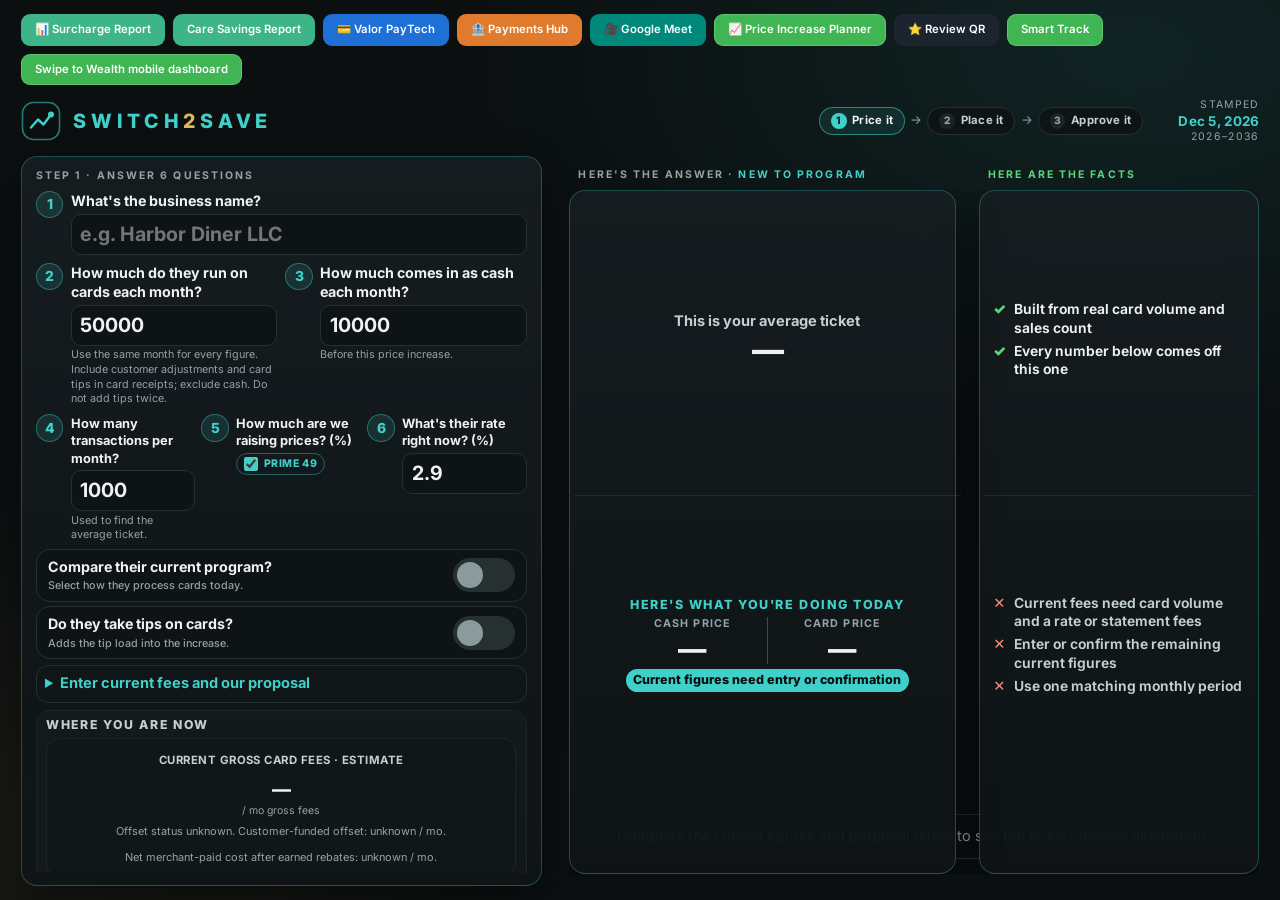
<file: index.html>
<!DOCTYPE html>
<html lang="en" data-theme="dark">
<head>
<meta charset="UTF-8" />
<meta name="viewport" content="width=device-width, initial-scale=1, viewport-fit=cover" />
<title>Price Increase Planner</title>
<link rel="preconnect" href="https://fonts.googleapis.com">
<link rel="preconnect" href="https://fonts.gstatic.com" crossorigin>
<link href="https://fonts.googleapis.com/css2?family=Instrument+Serif:ital@0;1&family=Inter:wght@400;500;600;700;800&display=swap" rel="stylesheet">
<style>
:root{
  --bg:#0b0f10;
  --surface:#12181a;
  --surface2:#161d20;
  --line:#243033;
  --line-soft:#1b2427;
  --text:#eef2f1;
  --muted:#c3d0d2;
  --faint:#93a3a6;
  --teal:#3fd0c9;
  --teal-dim:#1f6f6c;
  --green:#57d977;
  --gold:#e0b85a;
  --r:16px;
  --u: clamp(10px, 1.15vh, 18px);  /* vertical rhythm unit */
  --f: clamp(13px, 1.62vh, 21px);   /* base type scale driver */
}
*,*::before,*::after{box-sizing:border-box}
html,body{height:100%}
body{
  margin:0;overflow:hidden;
  background:
    radial-gradient(1100px 620px at 88% 6%, rgba(63,208,201,.10), transparent 60%),
    radial-gradient(900px 560px at 4% 92%, rgba(224,184,90,.07), transparent 60%),
    var(--bg);
  color:var(--text);
  font-family:Inter,system-ui,-apple-system,sans-serif;
  -webkit-font-smoothing:antialiased;
  font-size:var(--f);line-height:1.35;
}
button,input,select{font:inherit;color:inherit}
button{cursor:pointer}

/* ---------- shell ---------- */
.app{height:100dvh;display:flex;flex-direction:column;padding:calc(var(--u)*1.4) calc(var(--u)*2) calc(var(--u)*1.4);gap:calc(var(--u)*1.2)}


/* ---------- sales dashboard tabs ---------- */
.dash{flex:0 0 auto;display:flex;flex-wrap:wrap;gap:8px;align-items:center}
.dash a{
  color:#fff;text-decoration:none;border-radius:9px;padding:8px 14px;
  font-size:calc(var(--f)*.78);font-weight:600;display:inline-flex;align-items:center;gap:7px;
  white-space:nowrap;transition:.15s;
}
.dash .surcharge{background:#3eb489}.dash .surcharge:hover{background:#2e9670}
.dash .valor{background:#1e6fd6}.dash .valor:hover{background:#1857a8}
.dash .hub{background:#e07b2e}.dash .hub:hover{background:#c0641f}
.dash .meet{background:#00897b}.dash .meet:hover{background:#00675c}
.dash .planner{background:#3FB653;box-shadow:0 0 0 1px rgba(255,255,255,.18) inset}
.dash .planner:hover{background:#2f9a43}
.dash .review{background:#1c2430}.dash .review:hover{background:#2a3543}

/* ---------- header ---------- */
.top{display:flex;align-items:center;justify-content:space-between;gap:calc(var(--u)*2);flex:0 0 auto}
.brand{text-decoration:none;color:inherit;display:flex;align-items:center;gap:calc(var(--u)*1.2);min-width:0}
.logo{flex:0 0 auto;color:var(--teal)}
h1{margin:0;font-family:'Instrument Serif',Georgia,serif;font-weight:400;letter-spacing:-.01em;
   font-size:calc(var(--f)*2.05);line-height:1.02}
h1 em{font-style:italic;color:var(--teal)}
.sub{color:var(--muted);font-size:calc(var(--f)*.82);margin-top:2px;max-width:62ch}
/* ---------- brand + steps ---------- */
.wordmark{font-size:calc(var(--f)*.78);letter-spacing:.26em;text-transform:uppercase;font-weight:800;
  color:var(--teal);margin:0 0 calc(var(--u)*.28)}
.wordmark b{color:var(--gold);font-weight:800}
.wordmark.big{font-size:calc(var(--f)*1.35);letter-spacing:.24em;margin:0}
.brand:hover .wordmark.big{filter:brightness(1.15)}
.steps{flex:0 0 auto;display:flex;align-items:center;gap:calc(var(--u)*.5);margin-left:auto}
.step{text-decoration:none;cursor:pointer;transition:border-color .16s ease,background .16s ease;display:flex;align-items:center;gap:calc(var(--u)*.55);background:#0e1416;border:1px solid var(--line);
  border-radius:999px;padding:calc(var(--u)*.48) calc(var(--u)*1.05);white-space:nowrap}
.step .n{width:1.55em;height:1.55em;flex:0 0 auto;display:grid;place-items:center;border-radius:50%;
  background:#1b2426;color:var(--faint);font-size:calc(var(--f)*.7);font-weight:800}
.step .t{font-size:calc(var(--f)*.78);font-weight:700;color:var(--muted);letter-spacing:.02em}
.step:hover{border-color:var(--teal)}
.step:hover .t{color:var(--text)}
.step.on{border-color:rgba(63,208,201,.55);background:rgba(63,208,201,.10)}
.step.on .n{background:var(--teal);color:#04211f}
.step.on .t{color:var(--text)}
.step-arrow{color:var(--faint);font-size:calc(var(--f)*.85)}
.stamp{flex:0 0 auto;text-align:right;margin-left:calc(var(--u)*1.4);font-size:calc(var(--f)*.72);color:var(--faint);letter-spacing:.12em;text-transform:uppercase}
.stamp b{display:block;font-size:calc(var(--f)*.92);color:var(--teal);letter-spacing:.02em;text-transform:none;font-weight:700}

/* ---------- layout ---------- */
.grid{flex:1 1 auto;min-height:0;display:grid;grid-template-columns:minmax(0,.86fr) minmax(0,1.14fr);gap:calc(var(--u)*2.6)}
.card{background:linear-gradient(180deg,rgba(22,29,32,.96),rgba(15,20,22,.96));
      border:1px solid rgba(63,208,201,.30);border-radius:var(--r);min-height:0;display:flex;flex-direction:column;
      box-shadow:0 18px 44px rgba(0,0,0,.45)}
.card.pad{padding:calc(var(--u)*1.15) calc(var(--u)*1.35)}
.card.bare{background:none;background-image:none;border-color:transparent;box-shadow:none;border:0;box-shadow:none;padding-left:0;padding-right:0}
.ttl{font-size:calc(var(--f)*.72);letter-spacing:.2em;text-transform:uppercase;color:var(--faint);font-weight:700;margin:0 0 calc(var(--u)*.75)}

/* ---------- inputs ---------- */
.col{flex:1;display:flex;flex-direction:column;justify-content:flex-start;gap:calc(var(--u)*.6);min-height:0;overflow-x:hidden;overflow-y:auto}
.col>*{flex-shrink:0}
.botstack{margin-top:auto;display:flex;flex-direction:column;gap:calc(var(--u)*.5);flex:0 0 auto}
.avgbox{display:flex;flex-direction:column;align-items:center;justify-content:center;gap:calc(var(--u)*.15);
  background:radial-gradient(120% 140% at 50% 0%,rgba(63,208,201,.14),transparent 70%),#101719;
  border:1px solid rgba(63,208,201,.4);border-radius:14px;padding:calc(var(--u)*.6) calc(var(--u)*1.1)}
.avgk{font-size:calc(var(--f)*.86);letter-spacing:.1em;text-transform:uppercase;color:var(--teal);font-weight:800}
.avgv{font-size:calc(var(--f)*2.4);font-weight:800;color:var(--text);line-height:1.05;letter-spacing:-.01em}
.col::-webkit-scrollbar{display:none}
label{display:block;font-size:calc(var(--f)*.7);letter-spacing:.11em;text-transform:uppercase;color:var(--muted);font-weight:600;margin-bottom:calc(var(--u)*.4)}
select,input[type=month],input[type=text],input[type=number]{width:100%;padding:calc(var(--u)*.72) calc(var(--u)*.9);border-radius:10px;
  border:1px solid var(--line);background:#0e1416;outline:none;font-size:calc(var(--f)*1.02);font-weight:600;
  transition:border-color .15s,box-shadow .15s}

/* ---------- simplified question list ---------- */
.qs{display:flex;flex-direction:column;gap:calc(var(--u)*.8)}
.qrow{display:grid;grid-template-columns:1fr 1fr;gap:calc(var(--u)*.8)}
.qrow.three{grid-template-columns:1fr 1fr 1fr;gap:calc(var(--u)*.6)}
.qrow.three .ql{font-size:calc(var(--f)*.88)}
.qrow .q{align-items:flex-start}
.qrow .ql{min-height:2.6em}
.q{display:flex;align-items:flex-start;gap:calc(var(--u)*.7)}
.q .qn{margin-top:calc(var(--u)*-.05)}
.q .qn{flex:0 0 auto;width:2em;height:2em;border-radius:50%;display:grid;place-items:center;
  font-size:calc(var(--f)*.95);font-weight:800;background:rgba(63,208,201,.13);color:var(--teal);
  border:1px solid rgba(63,208,201,.4)}
.q .qb{flex:1 1 auto;min-width:0}
.q .ql{display:block;margin:0 0 calc(var(--u)*.32);font-size:calc(var(--f)*.98);font-weight:700;
  letter-spacing:0;text-transform:none;color:var(--text)}
.q .qh{display:block;font-size:calc(var(--f)*.74);color:var(--faint);margin-top:calc(var(--u)*.25)}
.q input[type=text],.q input[type=number]{font-size:calc(var(--f)*1.35);font-weight:700;
  padding:calc(var(--u)*.6) calc(var(--u)*.85)}
.tgls{display:flex;flex-direction:column;gap:calc(var(--u)*.45);margin-top:0}
.tgwrap{background:#0e1416;border:1px solid var(--line);border-radius:14px;overflow:hidden;
  transition:border-color .18s ease}
.tgwrap.open{border-color:rgba(63,208,201,.5)}
.tg{display:flex;align-items:center;justify-content:space-between;gap:var(--u);
  padding:calc(var(--u)*.65) calc(var(--u)*1.05)}
.reveal{max-height:0;opacity:0;overflow:hidden;transition:max-height .28s ease,opacity .22s ease}
.tgwrap.open .reveal{max-height:44vh;opacity:1}
.revealbody{padding:0 calc(var(--u)*1.05) calc(var(--u)*.8);border-top:1px solid var(--line-soft);
  margin-top:0;padding-top:calc(var(--u)*.7)}
.revealbody label{font-size:calc(var(--f)*.68)}
.tg .tl{font-size:calc(var(--f)*.98);font-weight:700;color:var(--text)}
.tg .th{display:block;font-size:calc(var(--f)*.74);color:var(--faint);font-weight:500;margin-top:2px}
.sw.lg{width:62px;height:34px}
.sw.lg i::after{top:4px;left:4px;width:26px;height:26px}
.sw.lg input:checked + i::after{transform:translateX(28px)}
.p49row{display:flex;align-items:center;gap:calc(var(--u)*.5)}
.p49row input[type=number]{flex:1 1 auto;min-width:0}
.p49row.locked #targetRate{display:none}
.p49{display:flex;align-items:center;gap:6px;white-space:nowrap;cursor:pointer;font-size:calc(var(--f)*.72);font-weight:800;letter-spacing:.06em;text-transform:uppercase;color:var(--teal);border:1px solid rgba(63,208,201,.4);border-radius:999px;padding:calc(var(--u)*.28) calc(var(--u)*.6)}
.p49 input{accent-color:var(--teal);width:14px;height:14px;margin:0}
.advrow{display:flex;justify-content:flex-end;margin-top:calc(var(--u)*.3)}
.ghost.sm{font-size:calc(var(--f)*.72);padding:calc(var(--u)*.28) calc(var(--u)*.7)}
.adv{margin-top:calc(var(--u)*.2);border-top:1px solid var(--line-soft);padding-top:calc(var(--u)*.5)}
.adv summary{cursor:pointer;list-style:none;font-size:calc(var(--f)*.8);font-weight:700;color:var(--faint);
  letter-spacing:.06em;text-transform:uppercase}
.adv summary::-webkit-details-marker{display:none}
.adv summary::before{content:"+ ";color:var(--teal)}
.adv[open] summary::before{content:"– "}
.adv summary:hover{color:var(--teal)}
.advbody{display:flex;flex-direction:column;gap:calc(var(--u)*.9);margin-top:calc(var(--u)*.9)}
input:focus{border-color:var(--teal);box-shadow:0 0 0 3px rgba(63,208,201,.16)}
.two{display:grid;grid-template-columns:1fr 1fr;gap:calc(var(--u)*.9)}
.three{display:grid;grid-template-columns:repeat(3,1fr);gap:calc(var(--u)*.9)}
.seg.wrap4{flex-wrap:wrap}
.seg.wrap4 button{flex:1 1 40%;font-size:calc(var(--f)*.78);padding:calc(var(--u)*.35) calc(var(--u)*.4)}
#segProgram{display:grid;grid-template-columns:repeat(2,minmax(0,1fr));border-radius:14px}
#segProgram button{min-width:0;white-space:normal}
#segProgram .middle{grid-column:1 / -1}
#existingRow.merchant-paid{grid-template-columns:1fr}
.program-note{font-size:calc(var(--f)*.74);color:var(--faint);line-height:1.4;margin:calc(var(--u)*.5) 0 0}
.seg{display:flex;gap:6px;background:#0e1416;border:1px solid var(--line);border-radius:999px;padding:4px}
.seg button{flex:1;border:0;background:transparent;color:var(--muted);border-radius:999px;
  padding:calc(var(--u)*.6) calc(var(--u)*.5);font-size:calc(var(--f)*.78);font-weight:600;white-space:nowrap;
  transition:background .15s,color .15s}
.seg button.on{background:var(--teal);color:#04211f;box-shadow:0 2px 10px rgba(63,208,201,.3)}
.check{display:flex;align-items:center;justify-content:space-between;gap:var(--u);
  background:#0e1416;border:1px solid var(--line);border-radius:12px;padding:calc(var(--u)*.7) calc(var(--u)*.9)}
.check label{margin:0}
.sw{position:relative;width:46px;height:26px;flex:0 0 auto}
.sw input{position:absolute;inset:0;opacity:0;margin:0;cursor:pointer;z-index:2;width:100%;height:100%}
.sw i{position:absolute;inset:0;border-radius:999px;background:#26312f;transition:background .18s}
.sw i::after{content:"";position:absolute;top:3px;left:3px;width:20px;height:20px;border-radius:50%;background:#8b9a9c;transition:transform .18s,background .18s}
.sw input:checked + i{background:var(--teal-dim)}
.sw input:checked + i::after{transform:translateX(20px);background:var(--teal)}

/* ---------- outputs ---------- */
.out{position:relative;flex:1;display:flex;flex-direction:column;gap:calc(var(--u)*.6);min-height:0;overflow:hidden;scrollbar-width:none}
.out::-webkit-scrollbar{display:none}

/* plain-language answer panel — diamond composition */
.out{align-items:stretch;text-align:center}
.out::before,.out::after{content:"";position:absolute;top:0;bottom:0;border:1px solid rgba(63,208,201,.30);border-radius:var(--r);background:linear-gradient(180deg,rgba(22,29,32,.96),rgba(15,20,22,.96));box-shadow:0 18px 44px rgba(0,0,0,.45);z-index:0;pointer-events:none}
.out::before{right:0;width:calc((100% - var(--u)*2.2) * 0.42)}
.out::after{left:0;width:calc((100% - var(--u)*2.2) * 0.58)}
.prow{position:relative;z-index:1}
.prow.r2>*,.prow.r3>*,.prow.r4>*{border-top:1px solid rgba(255,255,255,.07)}
.hdr2>span:first-child{padding-left:calc(var(--u)*.95)}
.hdr2{display:grid;grid-template-columns:1.45fr 1.05fr;gap:calc(var(--u)*2.2);align-items:baseline}
.factsk{color:var(--green);padding-left:calc(var(--u)*.9)}
.prow{display:grid;grid-template-columns:1.45fr 1.05fr;align-items:stretch;gap:calc(var(--u)*2.2);min-height:0}
.prow.r1,.prow.r2,.prow.r3,.prow.r4{flex:1 1 0}
.prow > :first-child{flex:1 1 auto !important;height:100%;margin:0 calc(var(--u)*.5)}
.pc{justify-content:center}
.pc{list-style:none;margin:0 calc(var(--u)*.5);background:none;border:0;padding:calc(var(--u)*.6) calc(var(--u)*.7) calc(var(--u)*.6) calc(var(--u)*.9);display:flex;flex-direction:column;gap:calc(var(--u)*.42);text-align:left}
.pc li{position:relative;padding-left:1.5em;font-size:calc(var(--f)*.95);font-weight:650;line-height:1.35;color:var(--muted)}
.pc li::before{position:absolute;left:0;top:0;font-weight:900;font-size:1.05em}
.pc li.ok{color:var(--text)} .pc li.ok::before{content:"\2713";color:var(--green)}
.pc li.gold{color:var(--gold);font-size:calc(var(--f)*.98);font-weight:900;letter-spacing:-.005em;margin-top:calc(var(--u)*.15);white-space:nowrap}
.pc li.gold::before{color:var(--gold)}
.pc li.no::before{content:"\2715";color:#ff8a7a}
.t1{width:100%} .t2{width:100%} .t25{width:94%} .t3{width:100%} .t4{width:100%} .t5{width:84%} .t6{width:78%}
.t1,.t2,.t3,.t4,.t5,.t6,.t25{margin-left:auto;margin-right:auto}
.t1,.t2,.t3,.t4,.t5,.t6{margin-left:auto;margin-right:auto}

.say{flex:1 1 auto;min-height:0;display:flex;flex-direction:column;align-items:center;justify-content:center;
  gap:calc(var(--u)*.15);background:none;border:0;
  padding:calc(var(--u)*.7) calc(var(--u)*1.1)}
.sayt{font-size:calc(var(--f)*1);color:var(--muted);font-weight:700;line-height:1.3}
.sayt b{color:var(--text);font-weight:700}
.sayv{font-size:calc(var(--f)*2.2);font-weight:800;color:var(--text);letter-spacing:-.01em;white-space:nowrap;line-height:1.05}
.sayv.sm{font-size:calc(var(--f)*2.3)}

.before{flex:1 1 auto;min-height:0;display:flex;flex-direction:column;align-items:center;justify-content:center;
  gap:calc(var(--u)*.35);background:none;border:0;
  padding:calc(var(--u)*.7) calc(var(--u)*1)}
.beforek{font-size:calc(var(--f)*.86);letter-spacing:.12em;text-transform:uppercase;color:var(--teal);font-weight:800}
.flow{display:grid;grid-template-columns:1fr 1px 1fr;align-items:end;justify-items:center;gap:calc(var(--u)*.5) calc(var(--u)*.8)}
.fop{grid-column:1 / -1;order:2}
.fsep{width:1px;align-self:stretch;min-height:2.6em;background:rgba(255,255,255,.22)}
.fi{display:flex;flex-direction:column;align-items:center;gap:1px}
.fl{font-size:calc(var(--f)*.74);letter-spacing:.1em;text-transform:uppercase;color:var(--faint);font-weight:700}
.fv{font-size:calc(var(--f)*1.95);font-weight:800;color:var(--text);line-height:1.1;white-space:nowrap}
.fop{font-size:calc(var(--f)*.86);font-weight:800;color:#0b0f10;white-space:nowrap;
  border-radius:999px;padding:3px calc(var(--u)*.7);background:var(--teal)}
.nod{font-size:calc(var(--f)*.82);color:var(--muted);font-weight:600}

/* deposit flow */
.dep{flex:1.6 1 0;min-height:0;display:flex;flex-direction:column;align-items:center;justify-content:center;
  gap:calc(var(--u)*.35);border:1px solid rgba(224,184,90,.4);border-radius:14px;
  padding:calc(var(--u)*.7) calc(var(--u)*1);background:linear-gradient(180deg,rgba(224,184,90,.07),#101719)}
.depk{font-size:calc(var(--f)*.86);letter-spacing:.12em;text-transform:uppercase;color:var(--gold);font-weight:800}
.depflow{display:flex;align-items:center;justify-content:center;gap:calc(var(--u)*.9);flex-wrap:wrap}
.dstep{display:flex;flex-direction:column;align-items:center;gap:1px;min-width:0}
.dsl{font-size:calc(var(--f)*.72);letter-spacing:.08em;text-transform:uppercase;color:var(--faint);font-weight:700;white-space:nowrap}
.dsv{font-size:calc(var(--f)*1.75);font-weight:800;line-height:1.1;white-space:nowrap}
.dsv.neg{color:#ff8b7a}
.dsv.net{color:var(--green)}
.darrow{font-size:calc(var(--f)*1.3);color:var(--gold);font-weight:800;line-height:1}
.depn{font-size:calc(var(--f)*.82);color:var(--muted);font-weight:600}

.rec{flex:1 1 auto;min-height:0;border:0;
  padding:calc(var(--u)*.7) calc(var(--u)*1);
  background:none;
  display:flex;flex-direction:column;align-items:center;justify-content:center;gap:calc(var(--u)*.25)}
.recgrid{display:grid;grid-template-columns:1fr 1px 1fr;align-items:stretch;justify-items:center;gap:calc(var(--u)*1.4);width:100%;margin-top:calc(var(--u)*.4)}
.rcell{display:flex;flex-direction:column;align-items:center;gap:calc(var(--u)*.15);min-width:34%}
.rcl{font-size:calc(var(--f)*.82);letter-spacing:.12em;text-transform:uppercase;color:var(--muted);font-weight:700}
.rcv{font-size:calc(var(--f)*2.7);font-weight:800;color:var(--green);line-height:1;letter-spacing:-.02em}
.rcv.teal{color:var(--teal)}
.rsep{width:1px;align-self:stretch;background:rgba(255,255,255,.22)}
.reck{font-size:calc(var(--f)*1.05);letter-spacing:.08em;text-transform:uppercase;color:var(--text);font-weight:800}

.opts{flex:1 1 auto;min-height:0;display:grid;grid-template-columns:1fr;gap:calc(var(--u)*.9)}
.opt{background:none;border:0;border-radius:14px;
  padding:calc(var(--u)*.7) calc(var(--u)*1);height:100%;display:flex;flex-direction:column;
  align-items:center;justify-content:center;gap:calc(var(--u)*.22)}
.ol{font-size:calc(var(--f)*.84);letter-spacing:.1em;text-transform:uppercase;color:var(--text);font-weight:800}
.ov{font-size:calc(var(--f)*3);font-weight:800;color:var(--teal);line-height:1.05}
.ohs{font-size:calc(var(--f)*.86);font-weight:750;color:var(--muted);line-height:1.3}
.oh{font-size:calc(var(--f)*1.0);font-weight:800;line-height:1.35;letter-spacing:.005em;background:linear-gradient(90deg,var(--green),var(--teal));-webkit-background-clip:text;background-clip:text;color:transparent;text-shadow:none}
.dualrow{display:flex;gap:calc(var(--u)*1.1);justify-content:center;align-items:stretch}
.dsep{width:1px;align-self:stretch;background:linear-gradient(180deg,transparent,rgba(255,255,255,.28),transparent)}
.dualrow>div{display:flex;flex-direction:column;align-items:center}
.dl{font-size:calc(var(--f)*.72);letter-spacing:.1em;text-transform:uppercase;color:var(--faint);font-weight:700}
.dv{font-size:calc(var(--f)*1.8);font-weight:800;color:var(--teal);line-height:1.1}
.dv.cash{color:var(--green)}

.same{flex:0 0 auto;display:flex;flex-direction:column;align-items:center;justify-content:center;
  gap:calc(var(--u)*.4);border:1px solid var(--line-soft);border-radius:14px;
  padding:calc(var(--u)*.65) calc(var(--u)*.9);background:rgba(255,255,255,.015)}
.samek{font-size:calc(var(--f)*.84);letter-spacing:.14em;text-transform:uppercase;color:var(--muted);font-weight:800}
.samen{font-size:calc(var(--f)*.78);color:var(--faint);line-height:1.35;max-width:94%}
.same .mny{width:100%}

.opt{position:relative}
.tag{position:absolute;top:calc(var(--u)*-.5);left:50%;transform:translateX(-50%);
  font-size:calc(var(--f)*.78);letter-spacing:.16em;text-transform:uppercase;font-weight:900;
  padding:calc(var(--u)*.3) calc(var(--u)*1.2);border-radius:999px;white-space:nowrap}
.tag.old{background:#1a1f20;border:1px solid rgba(255,255,255,.18);color:var(--muted)}
.tag.new{background:linear-gradient(90deg,var(--green),var(--teal));border:0;color:#08110c;box-shadow:0 0 0 4px rgba(87,217,119,.14),0 6px 20px rgba(87,217,119,.35);animation:tagpulse 2.6s ease-in-out infinite}
@keyframes tagpulse{0%,100%{box-shadow:0 0 0 4px rgba(87,217,119,.12),0 6px 20px rgba(87,217,119,.28)}50%{box-shadow:0 0 0 8px rgba(87,217,119,.06),0 8px 26px rgba(87,217,119,.5)}}
.opt.old{border-color:rgba(255,255,255,.12)}
.opt.old .dv{color:var(--text)} .opt.old .dv.cash{color:var(--text)}
.opt.new{background:linear-gradient(180deg,rgba(87,217,119,.09),transparent 70%)}
.opt.new .ov{color:var(--green)}

.mny{flex:0 0 auto;display:grid;grid-template-columns:repeat(3,minmax(0,1fr));gap:calc(var(--u)*.6)}
.m{display:flex;flex-direction:column;align-items:center;justify-content:center;gap:calc(var(--u)*.12);
  background:#101719;border:1px solid var(--line-soft);border-radius:14px;
  min-width:0;text-align:center;padding:calc(var(--u)*.6) calc(var(--u)*.5)}
.ml{font-size:calc(var(--f)*.78);letter-spacing:.04em;text-transform:uppercase;color:var(--muted);font-weight:700;
  min-height:2.7em;display:grid;place-items:center}
.mv{font-size:calc(var(--f)*1.3);font-weight:800;max-width:100%;overflow-wrap:anywhere}
.mv.green{color:var(--green)}
.mu{font-size:calc(var(--f)*.72);color:var(--faint)}

.promise{flex:0 0 auto;text-align:center;border:1px dashed rgba(63,208,201,.4);border-radius:999px;
  padding:calc(var(--u)*.55) calc(var(--u)*1);font-size:calc(var(--f)*.88);font-weight:800;color:var(--teal);
  background:rgba(63,208,201,.05);line-height:1.35}
.hero{flex:1.15 1 0;border:1px solid rgba(87,217,119,.42);border-radius:14px;padding:calc(var(--u)*1.1) calc(var(--u)*1.4);
  background:linear-gradient(135deg,rgba(87,217,119,.13),rgba(63,208,201,.05) 60%,transparent);
  display:flex;align-items:center;justify-content:space-between;gap:var(--u)}
.hero .k{font-size:calc(var(--f)*.72);letter-spacing:.16em;text-transform:uppercase;color:var(--muted);font-weight:700}
.hero .v{font-size:calc(var(--f)*3.35);font-weight:800;color:var(--green);line-height:1;letter-spacing:-.02em;margin-top:4px}
.hero .n{font-size:calc(var(--f)*.78);color:var(--muted);margin-top:4px;max-width:44ch}
.range{flex:0 0 auto;text-align:center;border-left:1px solid rgba(148,163,184,.22);padding-left:calc(var(--u)*1.4)}
.range .r{font-size:calc(var(--f)*1.55);font-weight:800;color:var(--teal);line-height:1}
.range .l{font-size:calc(var(--f)*.66);letter-spacing:.14em;text-transform:uppercase;color:var(--faint)}
.range .tk{display:flex;align-items:baseline;gap:calc(var(--u)*.6);margin-top:6px;white-space:nowrap}
.range .tk .now{font-size:calc(var(--f)*1.35);font-weight:700;color:var(--muted)}
.range .tk .ar{font-size:calc(var(--f)*1);color:var(--faint)}
.range .tk .new{font-size:calc(var(--f)*2.05);font-weight:800;color:var(--green);letter-spacing:-.02em}

.band{flex:1 1 0;display:grid;grid-template-columns:repeat(2,1fr);gap:calc(var(--u)*.9)}
.tile{display:flex;flex-direction:column;justify-content:center;background:#101719;border:1px solid var(--line-soft);border-radius:12px;padding:calc(var(--u)*.85) calc(var(--u)*.95)}
.tile .l{font-size:calc(var(--f)*.66);letter-spacing:.1em;text-transform:uppercase;color:var(--faint);font-weight:600;line-height:1.2;min-height:2.4em}
.tile .v{font-size:calc(var(--f)*1.55);font-weight:700;margin-top:4px;letter-spacing:-.01em}
.tile.accent{border-color:rgba(63,208,201,.45);background:linear-gradient(180deg,rgba(63,208,201,.10),#101719)}
.tile.accent .v{color:var(--teal)}
.tile.final{border-color:rgba(87,217,119,.45);background:linear-gradient(180deg,rgba(87,217,119,.10),#101719)}
.tile.final .v{color:var(--green)}

.stack{flex:1.25 1 0;display:flex;flex-direction:column;gap:calc(var(--u)*.75)}
.row{flex:1 1 0;display:flex;align-items:center;justify-content:space-between;gap:var(--u);
  background:#101719;border:1px solid var(--line-soft);border-radius:12px;padding:calc(var(--u)*.85) calc(var(--u)*1.1)}
.row .l{font-size:calc(var(--f)*.76);letter-spacing:.08em;text-transform:uppercase;color:var(--muted);font-weight:600}
.row .s{font-size:calc(var(--f)*.72);color:var(--faint);margin-top:2px}
.row .v{font-size:calc(var(--f)*1.62);font-weight:800;letter-spacing:-.01em;text-align:right;white-space:nowrap}
.row.cash{border-color:rgba(87,217,119,.35)} .row.cash .v{color:var(--green)}
.row.payout{border-color:rgba(224,184,90,.35)} .row.payout .v{color:var(--gold)}
.payout-cta{display:flex;align-items:center;gap:calc(var(--u)*.7);flex:0 0 auto}
.arrow{color:var(--green);font-size:calc(var(--f)*1.5);line-height:1;animation:nudge 1.6s ease-in-out infinite}
@keyframes nudge{0%,100%{transform:translateX(0)}50%{transform:translateX(5px)}}
.swipe{border:0;border-radius:999px;padding:calc(var(--u)*.6) calc(var(--u)*1.1);font-weight:700;
  font-size:calc(var(--f)*.8);color:#04211f;background:linear-gradient(90deg,var(--teal),var(--green));
  box-shadow:0 6px 18px rgba(87,217,119,.25);white-space:nowrap}
.swipe:hover{filter:brightness(1.08)}

.foot{flex:0 0 auto;margin-top:calc(var(--u)*.3);display:flex;align-items:center;justify-content:space-between;gap:var(--u);padding-top:calc(var(--u)*.4)}
.ghost{background:transparent;border:1px solid var(--line);border-radius:999px;color:var(--muted);
  padding:calc(var(--u)*.6) calc(var(--u)*1.1);font-size:calc(var(--f)*.78);font-weight:600}
.ghost:hover{border-color:var(--teal);color:var(--teal)}
.next{border:0;border-radius:999px;padding:calc(var(--u)*.68) calc(var(--u)*1.3);font-weight:700;
  font-size:calc(var(--f)*.84);color:#04211f;background:linear-gradient(90deg,var(--teal),var(--green));
  box-shadow:0 8px 22px rgba(63,208,201,.24)}
.next:hover{filter:brightness(1.08)}
.hide{display:none !important}

@media (max-width:980px){
  body{overflow:auto}
  .app{height:auto;min-height:100dvh}
  .grid{grid-template-columns:1fr}
  .band{grid-template-columns:repeat(2,1fr)}
}
@media (max-width:560px){
  .same .mny{grid-template-columns:1fr}
  .same .m{flex-direction:row;gap:8px}
  .same .ml{min-height:0;text-align:left;display:block;margin-right:auto}
  .same .mv,.same .mu{flex:0 0 auto}
}

/* guided 1-2-3 */
.out{counter-reset:none}
.stepno{display:inline-flex;align-items:center;justify-content:center;flex:0 0 auto;
  width:1.9em;height:1.9em;border-radius:50%;margin-right:.5em;vertical-align:-.6em;
  font-size:1.7em;font-weight:900;letter-spacing:0;line-height:1;
  background:rgba(63,208,201,.14);color:var(--teal);border:1px solid rgba(63,208,201,.45)}
.row.payout .stepno,.row.cash .stepno{background:rgba(224,184,90,.14);color:var(--gold);border-color:rgba(224,184,90,.45)}
.steplead{display:block;font-size:.78em;font-weight:800;letter-spacing:.1em;text-transform:uppercase;
  color:var(--muted);margin:0 0 .35em}


.fee-summary{width:100%;align-items:stretch}
.fee-summary .mny.current-only{grid-template-columns:1fr}
.fee-note{font-size:calc(var(--f)*.75);color:var(--faint);line-height:1.45;margin:.4em 0}
.fee-table{width:100%;border-collapse:collapse;font-size:calc(var(--f)*.75)}
.fee-table th,.fee-table td{padding:.5em .25em;border-bottom:1px solid var(--line);text-align:right}
.fee-table th:first-child,.fee-table td:first-child{text-align:left}
.fee-table th{color:var(--muted)}
.fee-entry{border:1px solid var(--line);border-radius:12px;padding:calc(var(--u)*.8)}
.fee-entry summary{font-weight:700;color:var(--teal);cursor:pointer}
.fee-entry .two,.fee-entry .seg{margin:.7em 0}
.fee-confirm{margin:.4em 0;white-space:normal}
.proposal-wait{padding:.8em;text-align:center;color:var(--faint);border:1px solid var(--line);border-radius:12px}
@media(max-width:560px){.fee-entry .two{grid-template-columns:1fr}.fee-summary .m{flex-wrap:wrap}.fee-table{font-size:12px}}

@media(max-width:980px){.out{flex:none;overflow:visible}.prow.r1,.prow.r2,.prow.r3,.prow.r4{flex:none}.col{overflow:visible}}
@media(max-width:560px){
 .top,.steps{flex-wrap:wrap}.steps{margin-left:0}.stamp{margin-left:0}.grid{min-width:0}.card,.qb{min-width:0}
 .qrow,.qrow.three{grid-template-columns:1fr}.two{grid-template-columns:1fr}
 .hdr2,.prow{grid-template-columns:1fr}.hdr2 .factsk{display:none}.out::before,.out::after{display:none}
 .prow{border:1px solid var(--line);border-radius:12px;padding:.7em 0}.prow>:first-child{height:auto}
 .pc li.gold,.fop{white-space:normal}.same .m{flex-direction:column;align-items:stretch}.same .ml{text-align:center;margin-right:0}
 .fee-summary .mv,.fee-summary .mu{text-align:center}.fee-note{overflow-wrap:anywhere}
}
</style>
</head>
<body>
<div class="app">

  <nav class="dash" aria-label="STS tools">
    <a class="surcharge" href="https://surchargereport.com/login" target="_blank" rel="noopener">📊 Surcharge Report</a>
    <a class="surcharge" href="care-savings-report.html">Care Savings Report</a>
    <a class="valor" href="https://online.valorpaytech.com" target="_blank" rel="noopener">💳 Valor PayTech</a>
    <a class="hub" href="https://accounts.paymentshub.com/auth/realms/nab/protocol/openid-connect/auth?client_id=agent-hub&amp;redirect_uri=https%3A%2F%2Fpartner.paymentshub.com%2F&amp;state=282023f3-63ac-41be-89b8-dc870c6f10c1&amp;response_mode=fragment&amp;response_type=code&amp;scope=openid&amp;nonce=f98ed306-0f42-4bb1-8e55-f14e65c965ad" target="_blank" rel="noopener">🏦 Payments Hub</a>
    <a class="meet" href="https://accounts.google.com/AccountChooser?continue=https%3A%2F%2Fmeet.google.com%2F" target="_blank" rel="noopener">🎥 Google Meet</a>
    <a class="planner" href="index.html">📈 Price Increase Planner</a>
    <a class="review" href="review.html">⭐ Review QR</a>
    <a class="planner" href="smart-track.html">Smart Track</a>
    <a class="planner" href="swipe-to-wealth.html">Swipe to Wealth mobile dashboard</a>
  </nav>

  <header class="top">
    <a class="brand" href="https://switchtwosave.com" target="_blank" rel="noopener">
      <svg class="logo" width="40" height="40" viewBox="0 0 40 40" fill="none" aria-label="Switch2Save">
        <rect x="1.5" y="1.5" width="37" height="37" rx="11" stroke="currentColor" stroke-width="1.6" opacity=".55"/>
        <path d="M10 26.5 17 18.5 22.5 23.5 30 13.5" stroke="currentColor" stroke-width="2.4" stroke-linecap="round" stroke-linejoin="round"/>
        <circle cx="30" cy="13.5" r="3" fill="currentColor"/>
      </svg>
      <div class="wordmark big">Switch<b>2</b>Save</div>
    </a>
    <div class="steps">
      <a class="step on" href="index.html"><span class="n">1</span><span class="t">Price it</span></a>
      <span class="step-arrow">→</span>
      <a class="step" id="navPlace" href="terminals.html"><span class="n">2</span><span class="t">Place it</span></a>
      <span class="step-arrow">→</span>
      <a class="step" id="navApprove" href="build.html"><span class="n">3</span><span class="t">Approve it</span></a>
    </div>

    <div class="stamp">
      Stamped
      <b id="stampDate">—</b>
      <span id="stampRange">—</span>
    </div>
  </header>

  <div class="grid">

    <!-- ============ LEFT: INPUTS ============ -->
    <section class="card pad">
      <h2 class="ttl">Step 1 · Answer 6 questions</h2>
      <div class="col">

        <div class="qs">

          <div class="q">
            <span class="qn">1</span>
            <div class="qb">
              <label class="ql" for="bizName">What's the business name?</label>
              <input type="text" id="bizName" placeholder="e.g. Harbor Diner LLC" />
            </div>
          </div>

          <div class="qrow">
          <div class="q">
            <span class="qn">2</span>
            <div class="qb">
              <label class="ql" for="volume">How much do they run on cards each month?</label>
              <input type="number" id="volume" value="50000" min="0" /><span class="qh">Use the same month for every figure. Include customer adjustments and card tips in card receipts; exclude cash. Do not add tips twice.</span>
            </div>
          </div>
          <div class="q">
            <span class="qn">3</span>
            <div class="qb">
              <label class="ql" for="cashVolume">How much comes in as cash each month?</label>
              <input type="number" id="cashVolume" value="10000" min="0" aria-describedby="cashVolumeHint" />
              <span class="qh" id="cashVolumeHint">Before this price increase.</span>
            </div>
          </div>
          </div>


          <div class="qrow three">
          <div class="q">
            <span class="qn">4</span>
            <div class="qb">
              <label class="ql" for="transactionCount">How many transactions per month?</label>
              <input type="number" id="transactionCount" value="1000" min="0" />
              <span class="qh">Used to find the average ticket.</span>
            </div>
          </div>
          <div class="q">
            <span class="qn">5</span>
            <div class="qb">
              <label class="ql" for="targetRate">How much are we raising prices? (%)</label>
              <div class="p49row locked">
                <input type="number" id="targetRate" value="5" step="0.01" />
                <label class="p49" for="prime49"><input type="checkbox" id="prime49" checked /><span>Prime 49</span></label>
              </div>
            </div>
          </div>
          <div class="q">
            <span class="qn">6</span>
            <div class="qb">
              <label class="ql" for="currentRate">What's their rate right now? (%)</label>
              <input type="number" id="currentRate" value="2.9" step="0.01" />
            </div>
          </div>
          </div>


        </div>

        <div class="tgls">

          <div class="tgwrap" id="wrapPassing">
            <div class="tg">
              <div><span class="tl">Compare their current program?</span><span class="th">Select how they process cards today.</span></div>
              <span class="sw lg"><input type="checkbox" id="isPassing" /><i></i></span>
            </div>
            <div class="reveal">
              <div class="revealbody">
                <div style="margin-bottom:calc(var(--u)*.45)">
                  <label>Which program are they on?</label>
                  <div class="seg wrap4" id="segProgram">
                    <button data-prog="surcharge" class="on">Surcharging</button>
                    <button data-prog="cashdisc">Cash discounting</button>
                    <button data-prog="traditional" class="middle">Interchange / Flat Rate</button>
                    <button data-prog="dual">Dual pricing</button>
                    <button data-prog="admin">Service Charge</button>
                  </div>
                </div>
                <div class="two" id="existingRow">
                  <div id="currentPassField"><label for="currentPassRate">Fees passed today (%)</label><input type="number" id="currentPassRate" value="4" step="0.01" /></div>
                  <div><label for="currentProgramCost" id="currentProgramCostLabel">Current cost to merchant (%)</label><input type="number" id="currentProgramCost" value="3.84" step="0.01" aria-describedby="traditionalHelp" /></div>
                </div>
                <p class="program-note hide" id="traditionalHelp">Merchant pays processing; no customer fee is assumed. Use total statement processing fees &divide; card sales &times; 100 as the all-in effective rate. Include markup and per-item/monthly fees; interchange-plus varies.</p>
                <p class="program-note hide" id="traditionalRebateNote">The rebate below estimates the proposed program using Advanced settings. It is not a rebate from today's processing; confirm eligibility.</p>
              </div>
            </div>
          </div>

          <div class="tgwrap" id="wrapTips">
            <div class="tg">
              <div><span class="tl">Do they take tips on cards?</span><span class="th">Adds the tip load into the increase.</span></div>
              <span class="sw lg"><input type="checkbox" id="takesTips" /><i></i></span>
            </div>
            <div class="reveal">
              <div class="revealbody">
                <div class="two" id="tipRow">
                  <div>
                    <label>Tip entry</label>
                    <div class="seg" id="segTip">
                      <button data-tip="percent" class="on">% of volume</button>
                      <button data-tip="dollars">Dollars</button>
                    </div>
                  </div>
                  <div><label id="tipLabel" for="tipValue">Tip % of total volume</label><input type="number" id="tipValue" value="2" step="0.01" /></div>
                </div>
              </div>
            </div>
          </div>

        </div>

        <details class="fee-entry" id="feeInputs">
          <summary>Enter current fees and our proposal</summary>
          <p class="fee-note">Enter figures, or confirm visible figures after checking them. Example defaults are not treated as entered data.</p>
          <div class="two">
            <div><label for="currentFeesPaid">Actual gross card fees paid this month ($, optional)</label><input type="number" id="currentFeesPaid" min="0" step="0.01" placeholder="Blank uses current rate" /></div>
            <div><label for="currentRebate">Current rebate earned for this month ($)</label><input type="number" id="currentRebate" min="0" step="0.01" placeholder="Enter 0 if none" /></div>
          </div>
          <label for="currentOffsetAmount">Current customer-funded fee offset collected this month ($)</label>
          <input type="number" id="currentOffsetAmount" min="0" step="0.01" placeholder="Unknown until entered; enter 0 if none" />
          <p class="fee-note">Enter the supported amount already covering processing fees, net of returned customer fees. Include it once, even if it also appears in deposits. Do not include rebates here. A program name or a deposit alone does not prove an offset.</p>
          <label for="currentSource">Source of current figures</label>
          <select id="currentSource"><option value="reported">Merchant-reported / manually entered estimate</option><option value="statement">Statement figures, subject to reconciliation</option></select>
          <div id="statementProofFields" class="hide">
            <div class="two"><div><label for="statementRef">Statement / reconciliation reference</label><input type="text" id="statementRef" placeholder="File or report reference" /></div><div><label for="statementMonth">Reconciled statement month</label><input type="month" id="statementMonth" /></div></div>
            <label style="text-transform:none;letter-spacing:0"><input type="checkbox" id="statementReconciled" /> I reconciled gross fees, collected offsets and earned rebates to this month's statement and settled sales. Deposits are a cross-check, not an additional offset.</label>
            <p class="fee-note">Statement verification records the preparer's confirmation. This calculator does not independently read or reconcile the statement.</p>
          </div>
          <p class="fee-note">Statement fees must match this month's card volume, before offsets or rebates. Otherwise enter an all-in effective rate including transaction and monthly charges. Rebates below are earned credits, not payments received.</p>
          <button class="ghost sm fee-confirm" id="confirmCurrent" type="button">Confirm visible current figures</button>
          <label style="margin-top:.8em">Which program with us?</label>
          <div class="seg wrap4" id="segProposed">
            <button data-offer="surcharge">Surcharging</button><button data-offer="cashdisc">Cash discounting</button>
            <button data-offer="traditional" class="middle">Interchange / Flat Rate</button>
            <button data-offer="dual">Dual pricing</button><button data-offer="admin">Service Charge</button>
          </div>
          <div id="proposedPassFields" class="two">
            <div><label for="proposedPassRate" id="proposedPassLabel">Customer charge / price spread (%)</label><input type="number" id="proposedPassRate" min="0" max="100" step="0.01" placeholder="Enter agreed terms" /></div>
            <div><label for="proposedEligiblePct">Share of card receipts eligible for this adjustment (%)</label><input type="number" id="proposedEligiblePct" min="0" max="100" placeholder="Enter eligible share" /></div>
          </div>
          <p class="fee-note">Enter the eligible card share; do not assume all cards qualify. Cash discounts are off the posted card price. Other adjustments are above the base price. Estimates do not establish program eligibility.</p>
          <div class="two">
            <div><label for="backendRate">Our all-in gross processing rate (%)</label><input type="number" id="backendRate" value="4.752" min="0" max="100" step="0.001" /></div>
            <div><label for="rebateBps">Our agreed rebate (basis points of card receipts)</label><input type="number" id="rebateBps" value="40" min="0" max="10000" step="1" /></div>
          </div>
          <button class="ghost sm fee-confirm" id="confirmProposal" type="button">Confirm visible proposal terms</button>
        </details>
        <div class="botstack">
          <div class="same fee-summary" aria-live="polite">
            <div class="samek" id="feeSummaryTitle">Where you are now</div>
            <div class="mny current-only" id="feeCards">
              <div class="m"><span class="ml" id="currentFeeLabel">Current gross card fees</span><span class="mv" id="currentFeeVal">—</span><span class="mu">/ mo gross fees</span><span class="fee-note" id="currentCoverage">Offset unknown</span><span class="fee-note" id="currentNetBrief">Net merchant-paid cost unknown</span></div>
              <div class="m hide" id="withUsCard"><span class="ml">Gross card fees with us · estimate</span><span class="mv" id="withUsFeeVal">—</span><span class="mu">/ mo</span></div>
              <div class="m hide" id="savingsCard"><span class="ml" id="offsetLabel">Estimated net cost reduction</span><span class="mv" id="offsetVal">—</span><span class="mu">/ mo</span></div>
            </div>
            <p class="fee-note" id="currentFeeBasis"></p><p class="fee-note" id="currentSourceLabel"></p>
            <p class="fee-note" id="feeReadiness"></p>
            <div id="feeComparison" class="hide">
              <p class="fee-note" id="feeComparisonBasis"></p>
              <table class="fee-table" aria-label="Monthly fees and offsets"><thead><tr><th>Monthly breakdown</th><th>Current</th><th>With us</th></tr></thead><tbody>
                <tr><td>Customer-funded offset</td><td id="currentOffsetVal">—</td><td id="proposedOffsetVal">—</td></tr>
                <tr><td>Cost after customer offset</td><td id="currentNetVal">—</td><td id="proposedNetVal">—</td></tr>
                <tr><td>Estimated / entered rebate earned</td><td id="currentRebateVal">—</td><td id="cashVal">—</td></tr>
                <tr><td>Net merchant cost after rebate</td><td id="currentAfterVal">—</td><td id="proposedAfterVal">—</td></tr>
              </tbody></table>
              <p class="fee-note">Gross processing fees are charged before offsets and rebates. Rebates shown are earned estimates or entered credits, not money paid. A negative net cost means offsets exceed fees.</p>
              <p class="fee-note"><span id="cashLabel">Monthly cash profit</span>: <strong id="cashProfitVal">—</strong> / mo. Added cash price-increase revenue before costs, at unchanged quantities; excluded from card fee savings.</p>
            </div>
          </div>
        </div>

        <div class="advrow">
          <button class="ghost sm" id="resetBtn">Reset</button>
        </div>
        <details class="adv">
          <summary>Advanced settings</summary>
          <div class="advbody">
            <div>
              <label>Ticket rounding</label>
              <div class="seg" id="segRound">
                <button data-round="none" class="on">Exact</button>
                <button data-round="low">Round down</button>
                <button data-round="high">Round up</button>
              </div>
            </div>
          </div>
        </details>

      </div>
    </section>

    <!-- ============ RIGHT: OUTCOMES ============ -->
    <section class="card pad bare">
      <h2 class="ttl hdr2"><span>Here's the answer <span id="modePill" style="color:var(--teal)">· New to program</span></span><span class="factsk">Here are the facts</span></h2>
      <div class="out">

        <div class="prow r1">
          <div class="say t1">
            <div class="sayt">This is your average ticket</div>
            <div class="sayv" id="avgTicket">—</div>
          </div>
          <ul class="pc">
            <li class="ok">Built from real card volume and sales count</li>
            <li class="ok">Every number below comes off this one</li>
          </ul>
        </div>

        <div class="prow r2">
          <div class="before t2">
            <div class="beforek">Here's what you're doing today</div>
            <div class="flow">
              <div class="fi"><span class="fl" id="lblBase">Cash price</span><span class="fv" id="basePrice">—</span></div>
              <span class="fsep" aria-hidden="true"></span>
            <span class="fop" id="feeOp">—</span>
              <div class="fi"><span class="fl" id="lblToday">Card price</span><span class="fv" id="todayPrice">—</span></div>
            </div>
            </div>
          <ul class="pc">
            <li class="no" id="pcToday1">You eat the processing fee on every card sale</li>
            <li class="no" id="pcToday2">Gone every month, nothing to show for it</li>
            <li class="no" id="pcToday3">Your menu price is not your real price</li>
          </ul>
        </div>

        <p class="proposal-wait" id="proposalWait">Complete the current figures and proposal terms to see the price-increase illustration.</p>
        <div class="prow r3 hide" id="proposalPriceRow">
          <div class="rec t3">
            <div class="reck">Separate price-increase illustration</div>
            <div class="recgrid">
              <div class="rcell"><span class="rcl">Price increase</span><span class="rcv" id="recRate">—</span></div>
              <span class="rsep" aria-hidden="true"></span>
              <div class="rcell"><span class="rcl">Per ticket</span><span class="rcv teal" id="recDollar">—</span></div>
            </div>
          </div>
          <ul class="pc">
            <li class="ok">One small move on posted prices</li>
            <li class="ok">Fee coverage is shown in the monthly comparison</li>
            <li class="ok">A step up from where you are — not a restart</li>
          </ul>
        </div>

        <div class="prow r4 hide" id="proposalFutureRow">
          <div class="opts t4">
            <div class="opt new">
              <div class="tag new">The future of payments</div>
              <div class="ov" id="optOne">—</div>
              <div class="oh">Your new price</div>
              <div class="ohs">Properly timed &amp; strategically structured.</div>
            </div>
          </div>
          <ul class="pc">
            <li class="ok">Illustrates the entered posted-price increase</li>
            <li class="ok">Confirm the selected program's requirements</li>
            <li class="ok">Separate from customer-funded fee offsets</li>
            <li class="ok">Not included in the card fee savings above</li>
            <li class="ok gold" id="pcCashUp">—</li>
          </ul>
        </div>

    </section>

  </div>
</div>

<script>
const $ = id => document.getElementById(id);
let tipMode='percent', roundMode='none', merchantType='new';
const annual = 12, unit = 'mo';   // volume is always monthly

const money = n => (Number.isFinite(n)?n:0).toLocaleString('en-US',{style:'currency',currency:'USD',maximumFractionDigits:2});
const pct   = n => (Number.isFinite(n)?n:0).toFixed(2)+'%';
const num   = n => (Number.isFinite(n)?n:0).toLocaleString('en-US',{maximumFractionDigits:2});

let progMode='surcharge', proposedMode='';
let reviewed=Object.create(null);
const PROG_LABEL={surcharge:'Surcharging',cashdisc:'Cash discounting',traditional:'Interchange / Flat Rate',dual:'Dual pricing',admin:'Service Charge'};

function seg(container, key, cb){
  const el = $(container);
  el.addEventListener('click', e => {
    const b = e.target.closest('button'); if(!b) return;
    el.querySelectorAll('button').forEach(x => x.classList.toggle('on', x===b));
    cb(b.dataset[key]);
  });
}

// Defaults and legacy saved values require entry or an explicit review before use.
const CURRENT_FIELDS=['bizName','volume','cashVolume','transactionCount','currentRate','currentProgramCost','currentPassRate','currentOffsetAmount','currentFeesPaid','currentRebate','tipValue','statementRef','statementMonth'];
const PROPOSAL_FIELDS=['targetRate','backendRate','rebateBps','proposedPassRate','proposedEligiblePct'];
function markReviewed(id){ reviewed[id]=String($(id).value).trim(); }
function enteredNumber(id,min=0,max=Number.MAX_SAFE_INTEGER/10000){
  const raw=String($(id).value).trim(), n=Number(raw);
  return raw!=='' && reviewed[id]===raw && Number.isFinite(n) && n>=min && n<=max ? n : null;
}
function feeState(){
  const volume=enteredNumber('volume',0.01), currentId=merchantType==='existing'?'currentProgramCost':'currentRate';
  const rate=enteredNumber(currentId,0,100), actualRaw=String($('currentFeesPaid').value).trim();
  const actual=enteredNumber('currentFeesPaid');
  const gross=volume===null ? null : actualRaw!=='' ? actual : rate===null ? null : volume*rate/100;
  const required=['bizName','volume','cashVolume','transactionCount','currentRebate','currentOffsetAmount'];
  const statement=$('currentSource').value==='statement';
  if(statement) required.push('currentFeesPaid','statementRef','statementMonth','statementReconciled');
  required.push(actualRaw===''?currentId:'currentFeesPaid');
  if(merchantType==='existing' && progMode!=='traditional') required.push('currentPassRate');
  if($('takesTips').checked) required.push('tipValue');
  const labels={bizName:'business name',volume:'monthly card volume',cashVolume:'monthly cash volume',transactionCount:'monthly card count',currentRate:'current all-in rate',currentProgramCost:'current gross rate',currentFeesPaid:'actual fees paid',currentRebate:'current rebate (0 if none)',currentPassRate:'current customer adjustment',currentOffsetAmount:'current customer-funded offset (0 if none)',statementRef:'statement reference',statementMonth:'statement month',statementReconciled:'statement reconciliation confirmation',tipValue:'tip amount',targetRate:'price increase',backendRate:'our all-in gross rate',rebateBps:'our rebate terms',proposedPassRate:'our customer adjustment',proposedEligiblePct:'our eligible card share'};
  const valid=id=>{
    if(id==='statementReconciled') return $('statementReconciled').checked;
    if(id==='statementMonth') return /^\d{4}-(0[1-9]|1[0-2])$/.test(String($(id).value)) && reviewed[id]===String($(id).value);
    if(id==='bizName'||id==='statementRef') return String($(id).value).trim()!=='' && reviewed[id]===String($(id).value).trim();
    const max=['currentRate','currentProgramCost','currentPassRate','targetRate','backendRate','proposedPassRate','proposedEligiblePct'].includes(id)?100:id==='rebateBps'?10000:id==='tipValue'&&tipMode==='percent'?100:Number.MAX_SAFE_INTEGER/10000;
    const n=enteredNumber(id,id==='volume'?0.01:id==='transactionCount'?1:0,max);
    return n!==null && (id!=='transactionCount'||Number.isInteger(n));
  };
  const currentMissing=[...new Set(required)].filter(id=>!valid(id));
  const offerRequired=['targetRate','backendRate','rebateBps'];
  if(proposedMode!=='traditional') offerRequired.push('proposedPassRate','proposedEligiblePct');
  const offerMissing=offerRequired.filter(id=>!valid(id));
  if(!Object.hasOwn(PROG_LABEL,proposedMode)) offerMissing.unshift('program');
  // Compare the same gross monthly card receipts, including any customer adjustment.
  // Cash discount is off posted card price; other adjustments are above the base price.
  const recovery=(mode,amount,adjustment,eligible)=> mode==='traditional'?0:
    amount*eligible/100*(mode==='cashdisc'?adjustment/100:adjustment/(100+adjustment));
  const ready=currentMissing.length===0 && offerMissing.length===0 && gross!==null;
  const currentOffset=enteredNumber('currentOffsetAmount'), currentRebate=enteredNumber('currentRebate');
  const currentNet=gross===null||currentOffset===null?null:gross-currentOffset;
  const currentAfter=currentNet===null||currentRebate===null?null:currentNet-currentRebate;
  const statementVerified=statement&&gross!==null&&actualRaw!==''&&currentOffset!==null&&currentRebate!==null&&['currentFeesPaid','statementRef','statementMonth','statementReconciled'].every(valid);
  const baseline={ready,gross,volume,rate,actual:actualRaw!=='',currentMissing,offerMissing,labels,currentOffset,currentRebate,currentNet,currentAfter,statement,statementVerified};
  if(!ready) return baseline;
  const proposedOffset=recovery(proposedMode,volume,Number($('proposedPassRate').value),Number($('proposedEligiblePct').value));
  const proposedGross=volume*Number($('backendRate').value)/100;
  const rebate=volume*Number($('rebateBps').value)/10000;
  const proposedNet=proposedGross-proposedOffset, proposedAfter=proposedNet-rebate;
  return {...baseline,proposedOffset,proposedGross,rebate,proposedNet,proposedAfter,savings:currentAfter-proposedAfter};
}
function renderFeeSummary(){
  const f=feeState();
  $('statementProofFields').classList.toggle('hide',!f.statement);
  const known=n=>n===null?'unknown':money(n);
  const coverage=f.currentOffset===null?'Offset status unknown':f.gross===null?'Offset entered; gross fees unknown':f.currentOffset===0?'No customer-funded offset':f.currentOffset<f.gross?'Partially offset':'Gross fees fully offset';
  $('currentCoverage').textContent=`${coverage}. Customer-funded offset: ${known(f.currentOffset)} / mo.`;
  $('currentNetBrief').textContent=`Net merchant-paid cost after earned rebates: ${known(f.currentAfter)} / mo.`;
  $('currentSourceLabel').textContent=f.statementVerified?`Source: statement-verified, preparer confirmed. ${$('statementMonth').value}; reference: ${$('statementRef').value}.`:f.statement?'Source: statement verification incomplete. Current amounts remain unverified until matching fees, offsets and rebates are reconciled.':'Source: merchant-reported / manually entered estimate. No statement verification claimed.';
  $('proposedPassFields').classList.toggle('hide',proposedMode==='traditional');
  $('proposedPassLabel').textContent=proposedMode==='cashdisc'?'Cash discount off card price (%)':'Customer charge / price spread (%)';
  $('feeSummaryTitle').textContent=f.ready?'Your monthly fee comparison':'Where you are now';
  $('currentFeeLabel').textContent=f.actual?'Current gross card fees · entered':'Current gross card fees · estimate';
  $('currentFeeVal').textContent=f.gross===null?'—':money(f.gross);
  $('currentFeeBasis').textContent=f.gross===null?'Enter or confirm monthly card volume and a valid current rate or actual gross fees paid. Defaults are not confirmed data.':f.actual?`${money(f.gross)} entered fees on ${money(f.volume)} card receipts for the same month, before customer offsets or rebates.`:`${money(f.volume)} monthly card receipts × ${pct(f.rate)} current all-in rate. Estimated gross fees before customer offsets or rebates.`;
  $('feeReadiness').textContent=f.ready?'Comparison ready. Missing or invalid required figures restore the current view.':
    'Still needed: '+[...f.currentMissing.map(id=>f.labels[id]),...f.offerMissing.map(id=>id==='program'?'select our program':f.labels[id])].join(', ')+'. Enter or confirm the visible figures after checking them.';
  $('feeCards').classList.toggle('current-only',!f.ready);
  ['withUsCard','savingsCard','feeComparison','proposalPriceRow','proposalFutureRow'].forEach(id=>$(id).classList.toggle('hide',!f.ready));
  $('proposalWait').classList.toggle('hide',f.ready);
  const values={withUsFeeVal:f.proposedGross,offsetVal:f.savings,currentOffsetVal:f.currentOffset,proposedOffsetVal:f.proposedOffset,currentNetVal:f.currentNet,proposedNetVal:f.proposedNet,currentRebateVal:f.currentRebate,cashVal:f.rebate,currentAfterVal:f.currentAfter,proposedAfterVal:f.proposedAfter};
  Object.entries(values).forEach(([id,value])=>$(id).textContent=f.ready?money(value):'—');
  $('offsetLabel').textContent=f.ready&&f.savings<0?'Estimated net cost increase':'Estimated net cost reduction';
  if(f.ready && f.savings<0) $('offsetVal').textContent=money(-f.savings);
  $('cashLabel').textContent='Monthly cash profit';
  $('cashProfitVal').textContent=f.ready?money(Number($('cashVolume').value)*Number($('targetRate').value)/100):'—';
  $('feeComparisonBasis').textContent=f.ready?`${PROG_LABEL[proposedMode]} with us. Both sides use the same ${money(f.volume)} monthly card receipts. The current offset is the entered collected amount; our proposed offset uses its entered eligible card share. Cash sales and future price-increase revenue are excluded from fee savings.`:'';
  if(!f.ready){
    ['recRate','recDollar','optOne'].forEach(id=>$(id).textContent='—');
    $('pcCashUp').textContent='Complete the figures to estimate added cash revenue';
  }
  if(f.currentMissing.length){
    ['avgTicket','basePrice','todayPrice'].forEach(id=>$(id).textContent='—');
    $('feeOp').textContent='Current figures need entry or confirmation';
    $('pcToday1').textContent=f.gross===null?'Current fees need card volume and a rate or statement fees':`${money(f.gross)} gross monthly card fees before offsets`;
    $('pcToday2').textContent='Enter or confirm the remaining current figures';
    $('pcToday3').textContent='Use one matching monthly period';
  } else {
    $('pcToday1').textContent=`${money(f.gross)} gross monthly processing fees`;
    $('pcToday2').textContent='Customer offsets and rebates are separate';
    if(merchantType!=='existing') $('feeOp').textContent=`one price; ${pct(f.gross/f.volume*100)} gross effective processing rate`;
  }
  return f;
}

function calculate(){
  const volume = parseFloat($('volume').value)||0;
  const cashVolume = parseFloat($('cashVolume').value)||0;
  const total  = volume + cashVolume;
  const txns   = parseFloat($('transactionCount').value)||0;
  const target = parseFloat($('targetRate').value)||0;
  const backend= parseFloat($('backendRate').value)||0;
  const nowRate= parseFloat($('currentRate').value)||0;
  const existing = merchantType==='existing';
  const traditional = existing && progMode==='traditional';
  // Keep the other programs' saved customer-fee input, but never apply it to merchant-paid processing.
  const passed = traditional ? 0 : (parseFloat($('currentPassRate').value)||0);
  const curCost= parseFloat($('currentProgramCost').value)||0;
  const tips   = $('takesTips').checked;
  const tipRaw = tips ? (parseFloat($('tipValue').value)||0) : 0;

  $('currentPassField').classList.toggle('hide',traditional);
  $('existingRow').classList.toggle('merchant-paid',traditional);
  $('traditionalHelp').classList.toggle('hide',!traditional);
  $('traditionalRebateNote').classList.toggle('hide',!traditional);
  $('currentProgramCostLabel').textContent = traditional ? 'All-in effective rate (%)' : 'Current gross processing rate (%)';

  const tipPct = !tips ? 0 : (tipMode==='percent' ? tipRaw : (total>0 ? tipRaw/total*100 : 0));
  const tipDollars = !tips ? 0 : (tipMode==='percent' ? total*tipRaw/100 : tipRaw);
  const fullRate = target + tipPct;
  const recRate  = existing ? Math.max(0, fullRate - passed) : fullRate;

  // ---- the three plain-language lines ----
  const swiped = txns>0 ? volume/txns : 0;                      // what runs through the card today
  const base   = existing ? swiped/(1 + passed/100) : swiped;    // menu price before any fee

  $('avgTicket').textContent = money(swiped);
  const DISP = {
    surcharge: {l:'Posted price',  r:'Charged on card', op:`${pct(passed)} surcharge added at the register`},
    cashdisc:  {l:'Cash price',    r:'Posted price',    op:`posted price is the card price — ${pct(passed)} off for cash`},
    dual:      {l:'Cash price',    r:'Card price',      op:`both prices posted — ${pct(passed)} apart`},
    admin:     {l:'Menu price',    r:'Total on card',   op:`${pct(passed)} service charge added to the bill`},
    traditional:{l:'Cash price',  r:'Card price',      op:'Same price; no customer processing fee'}
  };
  const d = existing ? DISP[progMode] : {l:'Cash price', r:'Card price', op:`one price for everyone — you absorb ${pct(nowRate)}`};
  $('lblBase').textContent  = d.l;
  $('lblToday').textContent = d.r;
  $('basePrice').textContent = money(base);
  $('todayPrice').textContent = money(swiped);
  $('feeOp').textContent = d.op;
  $('pcToday1').textContent = traditional ? `You pay ${pct(curCost)} in processing fees` : existing
    ? `You still eat ${pct(Math.max(0,curCost-passed))} after what you pass on`
    : `You eat ${pct(nowRate)} on every card sale`;
  $('pcToday2').textContent = `${money(volume*(existing?Math.max(0,curCost-passed):nowRate)/100)} a month, gone`;
  $('pcToday3').textContent = traditional ? 'Processing comes out of your receipts' : 'Your menu price is not your real price';

  // deposit flow — what actually lands in the bank
  const feeRate = existing ? curCost : nowRate;
  const bankFee = swiped * feeRate/100;
  const netDep  = swiped - bankFee;
  void netDep;

  $('modePill').textContent = existing ? `· ${PROG_LABEL[progMode]} today` : '· New to program';
  $('recRate').textContent = pct(recRate);

  // ---- two ways to show it ----
  let cardPrice = base * (1 + fullRate/100);
  if(roundMode==='low')  cardPrice = Math.floor(cardPrice);
  if(roundMode==='high') cardPrice = Math.ceil(cardPrice);

  $('optOne').textContent  = roundMode==='none' ? money(cardPrice) : num(cardPrice);

  // the increase in real dollars and cents
  const delta = Math.max(0, cardPrice - swiped);
  $('recDollar').textContent = `+ ${money(delta)}`;

  // cash impact stack
  const offset = volume * feeRate/100;
  const tipCost = tips ? tipDollars * feeRate/100 : 0;
  const cashIn  = cashVolume * target/100;   // additional revenue on cash sales BEFORE the proposed increase

  $('offsetVal').textContent = money(offset + tipCost);
  const rBps = parseFloat($('rebateBps').value);
  const rebate = volume * (isNaN(rBps) ? 40 : rBps)/10000;   // 40 bps = $400 per $100k card volume
  $('cashLabel').textContent = 'Monthly rebate';
  $('cashVal').textContent   = money(rebate);
  $('cashProfitVal').textContent = money(cashIn);
  $('pcCashUp').textContent  = `Cash brings in ${money(cashIn)} more/mo`;
  renderFeeSummary();
}

function setTips(on){
  $('wrapTips').classList.toggle('open', on);
  calculate();
}

const FIELDS = ['bizName','volume','cashVolume','transactionCount','targetRate','currentRate',
  'backendRate','rebateBps','currentPassRate','currentProgramCost','tipValue',
  'currentFeesPaid','currentRebate','currentOffsetAmount','statementRef','statementMonth','proposedPassRate','proposedEligiblePct'];
const SKEY = 's2s_price_v1';
function syncPrime49(){
  const on = $('prime49').checked;
  const row = $('targetRate').closest('.p49row');
  if (row) row.classList.toggle('locked', on);
  if (on) $('targetRate').value = 5;
}
function saveState(){
  try{
    const o = {f:{}, isPassing:$('isPassing').checked, takesTips:$('takesTips').checked,
               prime49:$('prime49').checked, progMode, proposedMode, roundMode, tipMode, feeReviewVersion:2, reviewed, currentSource:$('currentSource').value, statementReconciled:$('statementReconciled').checked};
    FIELDS.forEach(id => o.f[id] = $(id).value);
    localStorage.setItem(SKEY, JSON.stringify(o));
  }catch(e){}
}
function loadState(){
  let o; try{ o = JSON.parse(localStorage.getItem(SKEY)||'null'); }catch(e){}
  if(!o) { syncPrime49(); calculate(); return; }
  FIELDS.forEach(id => { if(o.f && o.f[id] !== undefined) $(id).value = o.f[id]; });
  $('prime49').checked = o.prime49 !== false;
  $('takesTips').checked = !!o.takesTips;
  $('isPassing').checked = !!o.isPassing;
  merchantType = o.isPassing ? 'existing' : 'new';
  $('wrapPassing').classList.toggle('open', !!o.isPassing);
  if(Object.hasOwn(PROG_LABEL,o.progMode)) progMode = o.progMode;
  if(Object.hasOwn(PROG_LABEL,o.proposedMode)) proposedMode = o.proposedMode;
  $('currentSource').value=o.currentSource==='statement'?'statement':'reported';
  $('statementReconciled').checked=o.feeReviewVersion===2&&o.statementReconciled===true;
  reviewed=o.feeReviewVersion===2&&o.reviewed&&typeof o.reviewed==='object'?o.reviewed:Object.create(null);
  $('segProposed').querySelectorAll('button').forEach(b=>b.classList.toggle('on',b.dataset.offer===proposedMode));
  if(o.roundMode) roundMode = o.roundMode;
  if(o.tipMode) tipMode = o.tipMode;
  [['segProgram','prog',progMode],['segRound','round',roundMode],['segTip','tip',tipMode]]
    .forEach(([id,key,val]) => $(id).querySelectorAll('button').forEach(b => b.classList.toggle('on', b.dataset[key]===val)));
  $('tipLabel').textContent = tipMode==='percent' ? 'Tip % of total volume' : 'Monthly tip dollars';
  syncPrime49();
  setTips(!!o.takesTips);
}
function reset(){
  reviewed=Object.create(null); proposedMode=''; progMode='surcharge';
  $('segProposed').querySelectorAll('button').forEach(b=>b.classList.remove('on'));
  $('segProgram').querySelectorAll('button').forEach(b=>b.classList.toggle('on',b.dataset.prog==='surcharge'));
  ['currentFeesPaid','currentRebate','currentOffsetAmount','statementRef','statementMonth','proposedPassRate','proposedEligiblePct'].forEach(id=>$(id).value='');
  $('currentSource').value='reported'; $('statementReconciled').checked=false;
  try{ localStorage.removeItem(SKEY); }catch(e){}
  const d = {bizName:'',volume:50000,cashVolume:10000,transactionCount:1000,targetRate:5,
             backendRate:4.752,rebateBps:40,currentRate:2.9,currentPassRate:4,currentProgramCost:3.84,tipValue:2};
  Object.entries(d).forEach(([k,v]) => $(k).value = v);
  $('takesTips').checked = false;
  $('isPassing').checked = false;
  $('prime49').checked = true;
  tipMode='percent'; roundMode='none'; merchantType='new';
  [['segTip','tip','percent'],['segRound','round','none']]
    .forEach(([id,key,val]) => $(id).querySelectorAll('button').forEach(b => b.classList.toggle('on', b.dataset[key]===val)));
  $('wrapPassing').classList.remove('open');
  syncPrime49();
  setTips(false);
}

(function init(){
  const t = new Date();
  $('stampDate').textContent  = t.toLocaleDateString('en-US',{month:'short',day:'numeric',year:'numeric'});
  $('stampRange').textContent = `${t.getFullYear()}–${t.getFullYear()+10}`;

  const syncRate = () => {
    if (merchantType === 'existing') {
      const c = parseFloat($('currentProgramCost').value);
      if (!isNaN(c)) $('currentRate').value = c;
    }
  };
  $('isPassing').addEventListener('change', e => {
    merchantType = e.target.checked ? 'existing' : 'new';
    $('wrapPassing').classList.toggle('open', e.target.checked);
    syncRate();
    calculate();
  });
  $('currentProgramCost').addEventListener('input', () => { $('currentRate').value=$('currentProgramCost').value; markReviewed('currentRate'); });
  $('currentRate').addEventListener('input', () => {
    if (merchantType === 'existing') {
      $('currentProgramCost').value = $('currentRate').value; markReviewed('currentProgramCost');
    }
  });
  seg('segProgram','prog', v => { if(v!==progMode){['currentProgramCost','currentPassRate'].forEach(id=>delete reviewed[id]);} progMode=v; syncRate(); calculate(); });
  seg('segProposed','offer', v => { if(v!==proposedMode){['backendRate','rebateBps','proposedPassRate','proposedEligiblePct'].forEach(id=>delete reviewed[id]);} proposedMode=v; calculate(); saveState(); });
  $('confirmCurrent').addEventListener('click',()=>{CURRENT_FIELDS.forEach(markReviewed); calculate(); saveState();});
  $('confirmProposal').addEventListener('click',()=>{PROPOSAL_FIELDS.forEach(markReviewed); calculate(); if(feeState().ready) $('feeInputs').open=false; saveState();});
  seg('segRound','round',       v => { roundMode=v; calculate(); });
  seg('segTip','tip',           v => {
    if(v!==tipMode) delete reviewed.tipValue;
    tipMode=v;
    $('tipLabel').textContent = v==='percent' ? 'Tip % of total volume' : 'Monthly tip dollars';
    calculate();
  });

  FIELDS.forEach(id => $(id).addEventListener('input', () => { if(CURRENT_FIELDS.includes(id)) $('statementReconciled').checked=false; markReviewed(id); calculate(); saveState(); }));
  $('currentSource').addEventListener('change',()=>{ $('statementReconciled').checked=false; calculate(); saveState(); });
  $('statementReconciled').addEventListener('change',()=>{ calculate(); saveState(); });
  $('prime49').addEventListener('change', () => {
    syncPrime49();
    if($('prime49').checked) markReviewed('targetRate'); else delete reviewed.targetRate;
    calculate(); saveState();
  });
  ['isPassing','takesTips'].forEach(id => $(id).addEventListener('change', saveState));
  $('segProgram').addEventListener('click', saveState);
  $('segRound').addEventListener('click', saveState);
  $('segTip').addEventListener('click', saveState);
  loadState();
  syncPrime49();

  $('takesTips').addEventListener('change', e => setTips(e.target.checked));
  $('resetBtn').textContent = 'Start over';
  $('resetBtn').addEventListener('click', reset);
  //$('nextBtn').addEventListener('click', () => { window.location.href = 'terminals.html?vol=' + (parseFloat($('volume').value)||0); });
  function syncNav(){ const v = parseFloat($('volume').value)||0;
    $('navPlace').href = 'terminals.html?vol=' + v; $('navApprove').href = 'build.html?vol=' + v; }
  $('volume').addEventListener('input', syncNav); syncNav();
  setTips($('takesTips').checked);
})();
</script>
</body>
</html>
</file>
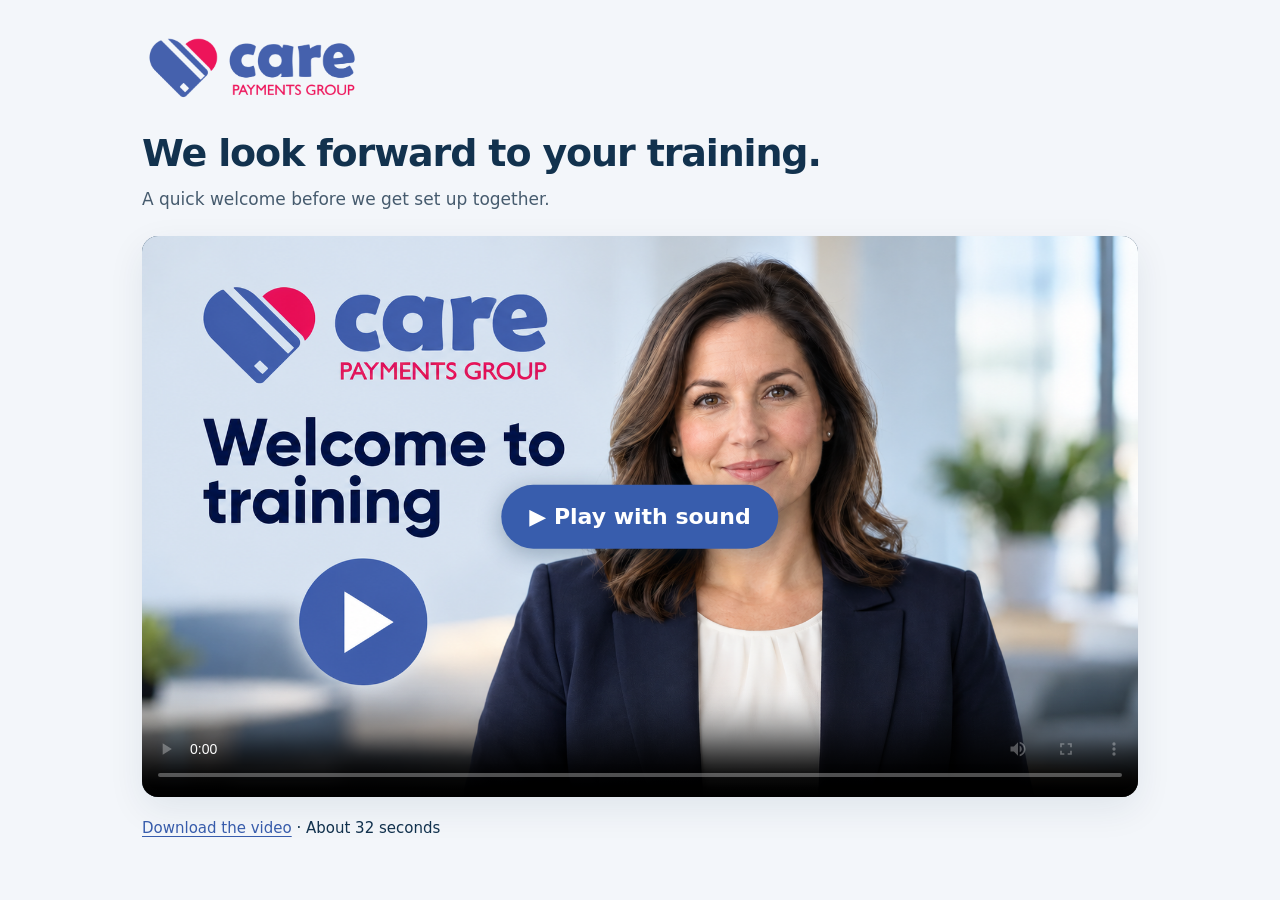
<file: cpg-welcome/index.html>
<!doctype html>
<html lang="en">
<head>
  <meta charset="utf-8">
  <meta name="viewport" content="width=device-width, initial-scale=1">
  <meta name="description" content="A quick welcome and a few simple steps before your Care Payments Group training call.">
  <title>Welcome to training | Care Payments Group</title>
  <style>
    *{box-sizing:border-box}body{margin:0;background:#f3f6fa;color:#12324e;font:17px/1.55 system-ui,-apple-system,BlinkMacSystemFont,"Segoe UI",sans-serif}main{max-width:1040px;margin:0 auto;padding:34px 22px 42px}header{margin-bottom:24px}header img{width:220px;max-width:65%;height:auto}h1{font-size:clamp(27px,4vw,38px);letter-spacing:-.03em;line-height:1.15;margin:22px 0 10px}p{margin:0 0 22px;color:#465b6e}.player{overflow:hidden;border-radius:16px;background:#12324e;box-shadow:0 12px 36px #12324e15}video{display:block;width:100%;height:auto;aspect-ratio:1904/1072}footer{padding-top:20px;font-size:15px}a{color:#385dad;text-underline-offset:3px}a:focus-visible{outline:3px solid #cf2b72;outline-offset:4px}@media(max-width:520px){main{padding:24px 14px}.player{border-radius:10px}}
  </style>
  <style>
    .player{position:relative}.play-fallback{position:absolute;left:50%;top:50%;transform:translate(-50%,-50%);border:0;border-radius:999px;padding:18px 28px;background:#385dad;color:white;font:700 clamp(16px,3vw,22px)/1.3 system-ui,sans-serif;box-shadow:0 5px 24px #12324e55;cursor:pointer;white-space:nowrap}.play-fallback:focus-visible{outline:4px solid #cf2b72;outline-offset:4px}[hidden]{display:none!important}
  </style>
</head>
<body>
  <main>
    <header>
      <img src="logo.png" alt="Care Payments Group" width="660" height="207">
      <h1>We look forward to your training.</h1>
      <p>A quick welcome before we get set up together.</p>
    </header>
    <div class="player">
      <video id="welcome-video" controls playsinline autoplay preload="auto" poster="thumbnail.png" aria-label="Care Payments Group welcome and training preparation video">
        <source src="welcome.mp4" type="video/mp4">
        <track kind="captions" src="captions.vtt" srclang="en" label="English">
        <p><a href="welcome.mp4">Watch the welcome video</a></p>
      </video>
      <button class="play-fallback" id="play-fallback" type="button" hidden aria-controls="welcome-video">▶ Play with sound</button>
    </div>
    <footer><a href="welcome.mp4" download>Download the video</a> · About 32 seconds</footer>
  </main>
  <script>
    (() => {
      const video = document.getElementById('welcome-video');
      const fallback = document.getElementById('play-fallback');
      // The video already includes readable captions. Keep the optional native
      // track off initially, even when the browser remembers captions as enabled.
      // Run only during initialization so viewers can still enable it afterward.
      function initializeCaptions() {
        for (const track of video.textTracks) track.mode = 'disabled';
      }
      initializeCaptions();
      if (video.readyState < 1) {
        video.addEventListener('loadedmetadata', initializeCaptions, { once: true });
      }
      function showFallback() {
        if (video.paused) fallback.hidden = false;
      }
      function playWithSound() {
        video.muted = false;
        try {
          const playing = video.play();
          if (playing && typeof playing.catch === 'function') playing.catch(showFallback);
        } catch (_) {
          showFallback();
        }
      }
      video.addEventListener('playing', () => { fallback.hidden = true; });
      fallback.addEventListener('click', playWithSound);
      playWithSound();
    })();
  </script>
</body>
</html>
</file>
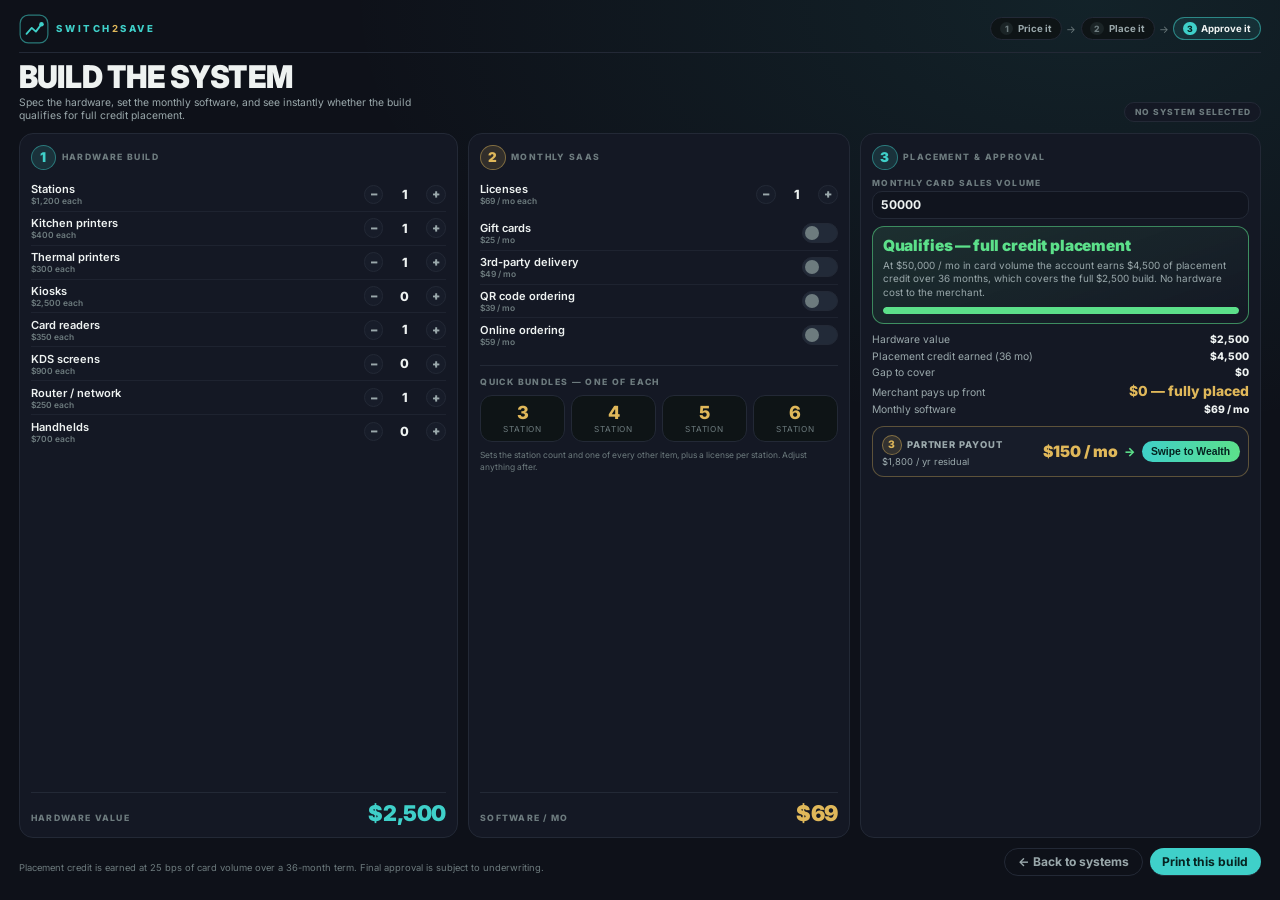
<file: build.html>
<!DOCTYPE html>
<html lang="en">
<head>
<meta charset="UTF-8" />
<meta name="viewport" content="width=device-width, initial-scale=1, viewport-fit=cover" />
<title>Build the system &mdash; Hardware, SaaS &amp; Placement</title>
<link href="https://fonts.googleapis.com/css2?family=Instrument+Serif:ital@0;1&family=Inter:wght@400;600;700;800;900&display=swap" rel="stylesheet">
<style>
:root{--bg:#0e1119;--surface:#141824;--surface2:#171c29;--line:#232936;--text:#eef2f1;--muted:#9aa8ab;--faint:#6d7b7e;
--teal:#3fd0c9;--gold:#e0b85a;--green:#5ce08a;--red:#f0776b;
--u:clamp(8px,.95vh,15px);--f:clamp(10.5px,1.34vh,17px)}
*{box-sizing:border-box}
html,body{height:100%}
body{margin:0;overflow:hidden;font-family:Inter,system-ui,sans-serif;font-size:var(--f);color:var(--text);
background:radial-gradient(1200px 700px at 85% 0%,rgba(63,208,201,.09),transparent 62%),var(--bg);
display:flex;flex-direction:column;padding:calc(var(--u)*1.6) calc(var(--u)*2.2)}

.head{flex:0 0 auto;display:flex;align-items:flex-end;justify-content:space-between;gap:calc(var(--u)*2)}
h1{margin:0;font-weight:900;font-size:calc(var(--f)*2.6);line-height:.94;letter-spacing:-.02em;
text-transform:uppercase;transform:scaleX(.94);transform-origin:left}
.sub{margin:calc(var(--u)*.4) 0 0;color:var(--muted);font-size:calc(var(--f)*.86);max-width:56ch}
.syschip{flex:0 0 auto;display:flex;align-items:center;gap:calc(var(--u)*.7);
  border:1px solid var(--line);background:var(--surface);border-radius:999px;padding:calc(var(--u)*.5) calc(var(--u)*1.1)}
.syschip img{height:calc(var(--u)*2);width:auto;max-width:calc(var(--u)*11);object-fit:contain}
.syschip span{font-size:calc(var(--f)*.7);letter-spacing:.12em;text-transform:uppercase;color:var(--faint);font-weight:800}

.wrap{flex:1 1 auto;min-height:0;margin-top:calc(var(--u)*1.3);
display:grid;grid-template-columns:1.15fr 1fr 1.05fr;gap:calc(var(--u)*1.2)}
.card{background:var(--surface);border:1px solid var(--line);border-radius:14px;
  padding:calc(var(--u)*1.2) calc(var(--u)*1.3);display:flex;flex-direction:column;min-height:0;overflow:auto}
.ttl{margin:0 0 calc(var(--u)*.9);font-size:calc(var(--f)*.72);letter-spacing:.16em;text-transform:uppercase;
  color:var(--faint);font-weight:800;display:flex;align-items:center;gap:calc(var(--u)*.6)}
.ttl .stepno{display:inline-flex;align-items:center;justify-content:center;width:1.9em;height:1.9em;border-radius:50%;
  font-size:1.55em;font-weight:900;line-height:1;background:rgba(63,208,201,.14);color:var(--teal);
  border:1px solid rgba(63,208,201,.45)}
.ttl.gold .stepno{background:rgba(224,184,90,.14);color:var(--gold);border-color:rgba(224,184,90,.45)}

.line{display:flex;align-items:center;justify-content:space-between;gap:calc(var(--u)*.8);
  padding:calc(var(--u)*.52) 0;border-bottom:1px solid rgba(35,41,54,.7)}
.line:last-child{border-bottom:none}
.line .nm{font-size:calc(var(--f)*.92);font-weight:600}
.line .px{display:block;font-size:calc(var(--f)*.7);color:var(--faint);font-weight:600}
.stp{display:flex;align-items:center;gap:calc(var(--u)*.5);flex:0 0 auto}
.stp button{font:inherit;font-weight:900;width:calc(var(--u)*2.3);height:calc(var(--u)*2.3);border-radius:50%;
  border:1px solid var(--line);background:var(--surface2);color:var(--muted);cursor:pointer;line-height:1;padding:0}
.stp button:hover{border-color:var(--teal);color:var(--teal)}
.stp input{font:inherit;font-weight:800;width:calc(var(--u)*4);text-align:center;color:var(--text);
  background:transparent;border:none;font-size:calc(var(--f)*1.05);-moz-appearance:textfield}
.stp input::-webkit-outer-spin-button,.stp input::-webkit-inner-spin-button{-webkit-appearance:none;margin:0}

.sw{position:relative;flex:0 0 auto;width:calc(var(--u)*4.2);height:calc(var(--u)*2.3);border-radius:999px;
  background:#222a38;border:1px solid var(--line);cursor:pointer;transition:background .16s ease,border-color .16s ease}
.sw::after{content:'';position:absolute;top:50%;left:calc(var(--u)*.25);transform:translateY(-50%);
  width:calc(var(--u)*1.65);height:calc(var(--u)*1.65);border-radius:50%;background:#6d7b7e;transition:left .16s ease,background .16s ease}
.sw.on{background:rgba(63,208,201,.24);border-color:var(--teal)}
.sw.on::after{left:calc(100% - var(--u)*1.9);background:var(--teal)}

.tot{margin-top:auto;padding-top:calc(var(--u)*.9);border-top:1px solid var(--line);
  display:flex;align-items:baseline;justify-content:space-between;gap:calc(var(--u)*.8)}
.tot .l{font-size:calc(var(--f)*.72);letter-spacing:.14em;text-transform:uppercase;color:var(--faint);font-weight:800}
.tot .v{font-size:calc(var(--f)*1.8);font-weight:900;letter-spacing:-.02em;color:var(--teal)}
.tot.gold .v{color:var(--gold)}

.qual{border-radius:12px;padding:calc(var(--u)*1.1);border:1px solid var(--line);background:var(--surface2)}
.qual.ok{border-color:rgba(92,224,138,.55);background:linear-gradient(160deg,rgba(92,224,138,.12),rgba(20,24,36,.4))}
.qual.part{border-color:rgba(224,184,90,.55);background:linear-gradient(160deg,rgba(224,184,90,.12),rgba(20,24,36,.4))}
.qual.no{border-color:rgba(240,119,107,.5);background:linear-gradient(160deg,rgba(240,119,107,.1),rgba(20,24,36,.4))}
.qual .st{font-size:calc(var(--f)*1.28);font-weight:900;letter-spacing:-.01em;line-height:1.15}
.qual.ok .st{color:var(--green)}.qual.part .st{color:var(--gold)}.qual.no .st{color:var(--red)}
.qual .why{margin-top:calc(var(--u)*.5);font-size:calc(var(--f)*.82);color:var(--muted);line-height:1.4}
.bar{margin-top:calc(var(--u)*.8);height:calc(var(--u)*.8);border-radius:999px;background:#222a38;overflow:hidden}
.bar>i{display:block;height:100%;border-radius:999px;background:var(--green);transition:width .25s ease}
.qual.part .bar>i{background:var(--gold)}.qual.no .bar>i{background:var(--red)}

.fld{margin-bottom:calc(var(--u)*.9)}
.fld label{display:block;font-size:calc(var(--f)*.7);letter-spacing:.13em;text-transform:uppercase;
  color:var(--faint);font-weight:800;margin-bottom:calc(var(--u)*.35)}
.fld input{font:inherit;font-weight:700;width:100%;background:#10141e;border:1px solid var(--line);
  border-radius:10px;padding:calc(var(--u)*.62) calc(var(--u)*.9);color:var(--text)}
.fld input:focus{outline:none;border-color:var(--teal)}

.rows{margin-top:calc(var(--u)*1);display:flex;flex-direction:column;gap:calc(var(--u)*.45)}
.rw{display:flex;align-items:baseline;justify-content:space-between;gap:calc(var(--u)*.8);font-size:calc(var(--f)*.86)}
.rw .l{color:var(--muted)}
.rw .v{font-weight:800}
.rw.big .v{font-size:calc(var(--f)*1.15);color:var(--gold)}
.payout{margin-top:calc(var(--u)*1.1);display:flex;align-items:center;justify-content:space-between;gap:calc(var(--u)*1);
  flex-wrap:wrap;border-radius:12px;padding:calc(var(--u)*1);border:1px solid rgba(224,184,90,.35);background:var(--surface2)}
.payout .pl{display:flex;align-items:center;gap:calc(var(--u)*.6)}
.payout .pn{display:inline-flex;align-items:center;justify-content:center;flex:0 0 auto;width:1.9em;height:1.9em;border-radius:50%;
  font-size:calc(var(--f)*.86);font-weight:800;background:rgba(224,184,90,.14);color:var(--gold);border:1px solid rgba(224,184,90,.45)}
.payout .lbl{font-size:calc(var(--f)*.78);font-weight:800;letter-spacing:.1em;text-transform:uppercase;color:var(--muted)}
.payout .sub{margin-top:calc(var(--u)*.2);font-size:calc(var(--f)*.78);color:var(--muted)}
.payout .pr{display:flex;align-items:center;gap:calc(var(--u)*.7);margin-left:auto}
.payout .amt{font-size:calc(var(--f)*1.3);font-weight:900;color:var(--gold);white-space:nowrap}
.payout .arw{color:var(--green);font-weight:800}
.swipe{border:0;border-radius:999px;padding:calc(var(--u)*.6) calc(var(--u)*1.1);font-weight:700;font-size:calc(var(--f)*.86);
  color:#04211f;cursor:pointer;white-space:nowrap;background:linear-gradient(90deg,var(--teal),var(--green));transition:filter .16s ease}
.swipe:hover{filter:brightness(1.08)}

.foot{flex:0 0 auto;margin-top:calc(var(--u)*1.2);display:flex;align-items:center;justify-content:space-between;gap:calc(var(--u)*1.4)}
.note{color:var(--faint);font-size:calc(var(--f)*.78)}
.btns{display:flex;gap:calc(var(--u)*.8)}
button.nav{font:inherit;font-weight:700;border-radius:999px;padding:calc(var(--u)*.66) calc(var(--u)*1.5);cursor:pointer}
.back{border:1px solid var(--line);background:transparent;color:var(--muted)}
.back:hover{border-color:var(--teal);color:var(--teal)}
.go{border:none;background:var(--teal);color:#062421}
.go:hover{filter:brightness(1.07)}

@media (max-width:1000px){body{overflow:auto}.wrap{grid-template-columns:1fr}h1{font-size:calc(var(--f)*2.1)}}

/* ---- global nav ---- */
.nav{flex:0 0 auto;display:flex;align-items:center;justify-content:space-between;gap:calc(var(--u)*1.5);
  margin-bottom:calc(var(--u)*1.2);padding-bottom:calc(var(--u)*1);border-bottom:1px solid var(--line)}
.nav .bd{display:flex;align-items:center;gap:calc(var(--u)*.9);text-decoration:none;color:inherit}
.nav .bd svg{color:var(--teal);flex:0 0 auto}
.nav .wm{font-size:calc(var(--f)*.8);letter-spacing:.26em;text-transform:uppercase;font-weight:800;color:var(--teal)}
.nav .wm b{color:var(--gold)}
.steps{flex:0 0 auto;display:flex;align-items:center;gap:calc(var(--u)*.5)}
.step{text-decoration:none;cursor:pointer;display:flex;align-items:center;gap:calc(var(--u)*.55);
  background:#0e1416;border:1px solid var(--line);border-radius:999px;
  padding:calc(var(--u)*.45) calc(var(--u)*1.05);white-space:nowrap;transition:border-color .16s ease,background .16s ease}
.step .n{width:1.55em;height:1.55em;flex:0 0 auto;display:grid;place-items:center;border-radius:50%;
  background:#1b2426;color:var(--faint);font-size:calc(var(--f)*.72);font-weight:800}
.step .t{font-size:calc(var(--f)*.8);font-weight:700;color:var(--muted)}
.step:hover{border-color:var(--teal)}
.step:hover .t{color:var(--text)}
.step.on{border-color:rgba(63,208,201,.55);background:rgba(63,208,201,.10)}
.step.on .n{background:var(--teal);color:#04211f}
.step.on .t{color:var(--text)}
.step-arrow{color:var(--faint);font-size:calc(var(--f)*.85)}


.bundles{margin-top:calc(var(--u)*1.6);padding-top:calc(var(--u)*1.3);border-top:1px solid var(--line)}
.bl{font-size:calc(var(--f)*.72);letter-spacing:.16em;text-transform:uppercase;color:var(--faint);font-weight:800;margin-bottom:calc(var(--u)*.9)}
.brow{display:grid;grid-template-columns:repeat(4,1fr);gap:calc(var(--u)*.7)}
.bbtn{cursor:pointer;background:#0e1416;border:1px solid var(--line);border-radius:12px;
  padding:calc(var(--u)*.85) 0;text-align:center;transition:border-color .15s ease,background .15s ease}
.bbtn:hover{border-color:var(--gold)}
.bbtn.on{border-color:var(--gold);background:rgba(212,175,110,.12)}
.bbtn b{display:block;font-size:calc(var(--f)*1.5);font-weight:800;color:var(--gold);line-height:1}
.bbtn span{display:block;font-size:calc(var(--f)*.68);letter-spacing:.1em;text-transform:uppercase;color:var(--faint);margin-top:3px}
.bn{margin:calc(var(--u)*.8) 0 0;font-size:calc(var(--f)*.7);color:var(--faint);line-height:1.45}
</style>
</head>
<body>

<nav class="nav">
  <a class="bd" href="https://switchtwosave.com" target="_blank" rel="noopener">
    <svg width="30" height="30" viewBox="0 0 40 40" fill="none" aria-label="Switch2Save">
      <rect x="1.5" y="1.5" width="37" height="37" rx="11" stroke="currentColor" stroke-width="1.6" opacity=".55"/>
      <path d="M10 26.5 17 18.5 22.5 23.5 30 13.5" stroke="currentColor" stroke-width="2.4" stroke-linecap="round" stroke-linejoin="round"/>
      <circle cx="30" cy="13.5" r="3" fill="currentColor"/>
    </svg>
    <span class="wm">Switch<b>2</b>Save</span>
  </a>
  <div class="steps">
    <a class="step" id="nav1" href="index.html"><span class="n">1</span><span class="t">Price it</span></a>
    <span class="step-arrow">&rarr;</span>
    <a class="step" id="nav2" href="terminals.html"><span class="n">2</span><span class="t">Place it</span></a>
    <span class="step-arrow">&rarr;</span>
    <a class="step on" id="nav3" href="build.html"><span class="n">3</span><span class="t">Approve it</span></a>
  </div>
</nav>

<header class="head">
  <div>
    <h1>Build the system</h1>
    <p class="sub">Spec the hardware, set the monthly software, and see instantly whether the build qualifies for full credit placement.</p>
  </div>
  <div class="syschip"><img id="sysLogo" alt="" hidden><span id="sysName">No system selected</span></div>
</header>

<div class="wrap">

  <!-- HARDWARE -->
  <section class="card">
    <h2 class="ttl"><span class="stepno">1</span> Hardware build</h2>
    <div id="hw"></div>
    <div class="tot"><span class="l">Hardware value</span><span class="v" id="hwTotal">$0</span></div>
  </section>

  <!-- SAAS -->
  <section class="card">
    <h2 class="ttl gold"><span class="stepno">2</span> Monthly SaaS</h2>
    <div id="lic"></div>
    <div style="height:calc(var(--u)*.7)"></div>
    <div id="addons"></div>

    <div class="bundles">
      <div class="bl">Quick bundles &mdash; one of each</div>
      <div class="brow" id="bundles"></div>
      <p class="bn">Sets the station count and one of every other item, plus a license per station. Adjust anything after.</p>
    </div>

    <div class="tot gold"><span class="l">Software / mo</span><span class="v" id="saasTotal">$0</span></div>
  </section>

  <!-- QUALIFICATION -->
  <section class="card">
    <h2 class="ttl"><span class="stepno">3</span> Placement &amp; approval</h2>

    <div class="fld"><label for="vol">Monthly card sales volume</label><input type="number" id="vol" value="50000" min="0" step="1000"></div>

    <div class="qual" id="qual">
      <div class="st" id="qState">—</div>
      <div class="why" id="qWhy">—</div>
      <div class="bar"><i id="qBar" style="width:0%"></i></div>
    </div>

    <div class="rows">
      <div class="rw"><span class="l">Hardware value</span><span class="v" id="rHw">$0</span></div>
      <div class="rw"><span class="l">Placement credit earned (36 mo)</span><span class="v" id="rCredit">$0</span></div>
      <div class="rw"><span class="l">Gap to cover</span><span class="v" id="rGap">$0</span></div>
      <div class="rw big"><span class="l">Merchant pays up front</span><span class="v" id="rUpfront">$0</span></div>
      <div class="rw"><span class="l">Monthly software</span><span class="v" id="rSaas">$0 / mo</span></div>
    </div>

    <div class="payout">
      <div>
        <div class="pl"><span class="pn">3</span><span class="lbl">Partner payout</span></div>
        <div class="sub" id="payoutSub">$0 / yr residual</div>
      </div>
      <div class="pr">
        <span class="amt" id="payoutVal">$0 / mo</span>
        <span class="arw">&rarr;</span>
        <button class="swipe" id="swipeToWealthBtn">Swipe to Wealth</button>
      </div>
    </div>
  </section>

</div>

<div class="foot">
  <div class="note">Placement credit is earned at 25 bps of card volume over a 36-month term. Final approval is subject to underwriting.</div>
  <div class="btns">
    <button class="nav back" id="backBtn">&larr; Back to systems</button>
    <button class="nav go" id="printBtn">Print this build</button>
  </div>
</div>

<script>
const $=id=>document.getElementById(id);
const money=n=>'$'+Math.round(n).toLocaleString('en-US');
const q=new URLSearchParams(location.search);

/* selected system */
const sysName=q.get('sys')||'', sysSlug=q.get('slug')||'';
if(sysName){ $('sysName').textContent=sysName; }
if(sysSlug){ const im=$('sysLogo'); im.src='logos/'+sysSlug+'.png'; im.alt=sysName; im.hidden=false; }
if(q.get('vol')) $('vol').value=q.get('vol');

/* ---- catalog ---- */
const HW=[
  ['stations','Stations',1200,1],
  ['kitchen','Kitchen printers',400,1],
  ['thermal','Thermal printers',300,1],
  ['kiosks','Kiosks',2500,0],
  ['readers','Card readers',350,1],
  ['kds','KDS screens',900,0],
  ['router','Router / network',250,1],
  ['handheld','Handhelds',700,0]
];
const ADDONS=[
  ['gift','Gift cards',25,false],
  ['delivery','3rd-party delivery',49,false],
  ['qr','QR code ordering',39,false],
  ['online','Online ordering',59,false]
];
const LIC_PRICE=69;

const state={qty:{},lic:1,addon:{}};

const REF={};
function stepper(key,val,onch){
  const w=document.createElement('div'); w.className='stp';
  const minus=document.createElement('button'); minus.textContent='\u2212';
  const inp=document.createElement('input'); inp.type='number'; inp.min='0'; inp.value=val;
  const plus=document.createElement('button'); plus.textContent='+';
  minus.onclick=()=>{ inp.value=Math.max(0,(+inp.value||0)-1); onch(+inp.value); };
  plus.onclick=()=>{ inp.value=(+inp.value||0)+1; onch(+inp.value); };
  inp.oninput=()=>onch(Math.max(0,+inp.value||0));
  REF[key]=inp;
  w.append(minus,inp,plus); return w;
}

const hwBox=$('hw');
HW.forEach(([k,label,price,def])=>{
  state.qty[k]=def;
  const row=document.createElement('div'); row.className='line';
  const left=document.createElement('div');
  left.innerHTML='<div class="nm">'+label+'</div><span class="px">'+money(price)+' each</span>';
  row.append(left, stepper(k,def,v=>{state.qty[k]=v;calc();}));
  hwBox.appendChild(row);
});

const licBox=$('lic');
(function(){
  const row=document.createElement('div'); row.className='line';
  const left=document.createElement('div');
  left.innerHTML='<div class="nm">Licenses</div><span class="px">'+money(LIC_PRICE)+' / mo each</span>';
  row.append(left, stepper('lic',1,v=>{state.lic=v;calc();}));
  licBox.appendChild(row);
})();

const adBox=$('addons');
ADDONS.forEach(([k,label,price,def])=>{
  state.addon[k]=def;
  const row=document.createElement('div'); row.className='line';
  const left=document.createElement('div');
  left.innerHTML='<div class="nm">'+label+'</div><span class="px">'+money(price)+' / mo</span>';
  const sw=document.createElement('div'); sw.className='sw'+(def?' on':'');
  sw.onclick=()=>{ state.addon[k]=!state.addon[k]; sw.classList.toggle('on',state.addon[k]); calc(); };
  row.append(left,sw); adBox.appendChild(row);
});

/* ---- quick bundles ---- */
const bBox=$('bundles');
[3,4,5,6].forEach(n=>{
  const b=document.createElement('div'); b.className='bbtn'; b.dataset.n=n;
  b.innerHTML='<b>'+n+'</b><span>Station</span>';
  b.onclick=()=>applyBundle(n);
  bBox.appendChild(b);
});
function applyBundle(n){
  HW.forEach(([k])=>{ const v = (k==='stations') ? n : 1; state.qty[k]=v; if(REF[k]) REF[k].value=v; });
  state.lic=n; if(REF.lic) REF.lic.value=n;
  [...bBox.children].forEach(b=>b.classList.toggle('on', +b.dataset.n===n));
  calc();
}

$('vol').addEventListener('input',calc);

function calc(){
  let hw=0; HW.forEach(([k,,price])=>hw+=price*(state.qty[k]||0));
  let saas=LIC_PRICE*(state.lic||0);
  ADDONS.forEach(([k,,price])=>{ if(state.addon[k]) saas+=price; });

  const vol=parseFloat($('vol').value)||0;
  const credit=vol*0.0025*36;           // 25 bps over a 36-month term
  const gap=Math.max(0,hw-credit);
  const pct=hw>0?Math.min(100,credit/hw*100):0;

  $('hwTotal').textContent=money(hw);
  $('saasTotal').textContent=money(saas);
  $('rHw').textContent=money(hw);
  $('rCredit').textContent=money(credit);
  $('rGap').textContent=money(gap);
  $('rUpfront').textContent=gap>0?money(gap):'$0 — fully placed';
  $('rSaas').textContent=money(saas)+' / mo';

  const payout = vol/100000*300;
  window.__rebateMonthly = payout;
  $('payoutVal').textContent = money(payout)+' / mo';
  $('payoutSub').textContent = money(payout*12)+' / yr residual';

  const box=$('qual'); box.className='qual';
  $('qBar').style.width=pct.toFixed(0)+'%';
  if(hw===0){
    box.classList.add('part');
    $('qState').textContent='Add hardware to check';
    $('qWhy').textContent='Spec the build on the left and the placement decision updates here.';
  } else if(pct>=100){
    box.classList.add('ok');
    $('qState').textContent='Qualifies \u2014 full credit placement';
    $('qWhy').textContent='At '+money(vol)+' / mo in card volume the account earns '+money(credit)+' of placement credit over 36 months, which covers the full '+money(hw)+' build. No hardware cost to the merchant.';
  } else if(pct>=60){
    box.classList.add('part');
    $('qState').textContent='Partial placement \u2014 '+pct.toFixed(0)+'% covered';
    $('qWhy').textContent='The account earns '+money(credit)+' of placement credit. '+money(gap)+' is left on the build \u2014 cover it up front, roll it into the term, or trim the spec.';
  } else {
    box.classList.add('no');
    $('qState').textContent='Purchase or lease \u2014 '+pct.toFixed(0)+'% covered';
    $('qWhy').textContent='Volume only supports '+money(credit)+' of credit against a '+money(hw)+' build. Raise the volume, reduce the hardware, or quote it as a purchase.';
  }
}
calc();

$('backBtn').addEventListener('click',()=>{ history.length>1?history.back():location.href='terminals.html'; });
$('printBtn').addEventListener('click',()=>window.print());
$('swipeToWealthBtn').addEventListener('click',()=>{
  const r=Math.round((window.__rebateMonthly||0)*100)/100;
  location.href='swipe2wealth.html?rebate='+r;
});
</script>

<script>
(function(){var v=new URLSearchParams(location.search).get('vol');
 if(v){['nav1','nav2','nav3'].forEach(function(i){var a=document.getElementById(i); if(a) a.href+= (a.href.indexOf('?')>-1?'&':'?')+'vol='+v;});}
})();
</script>
</body>
</html>
</file>
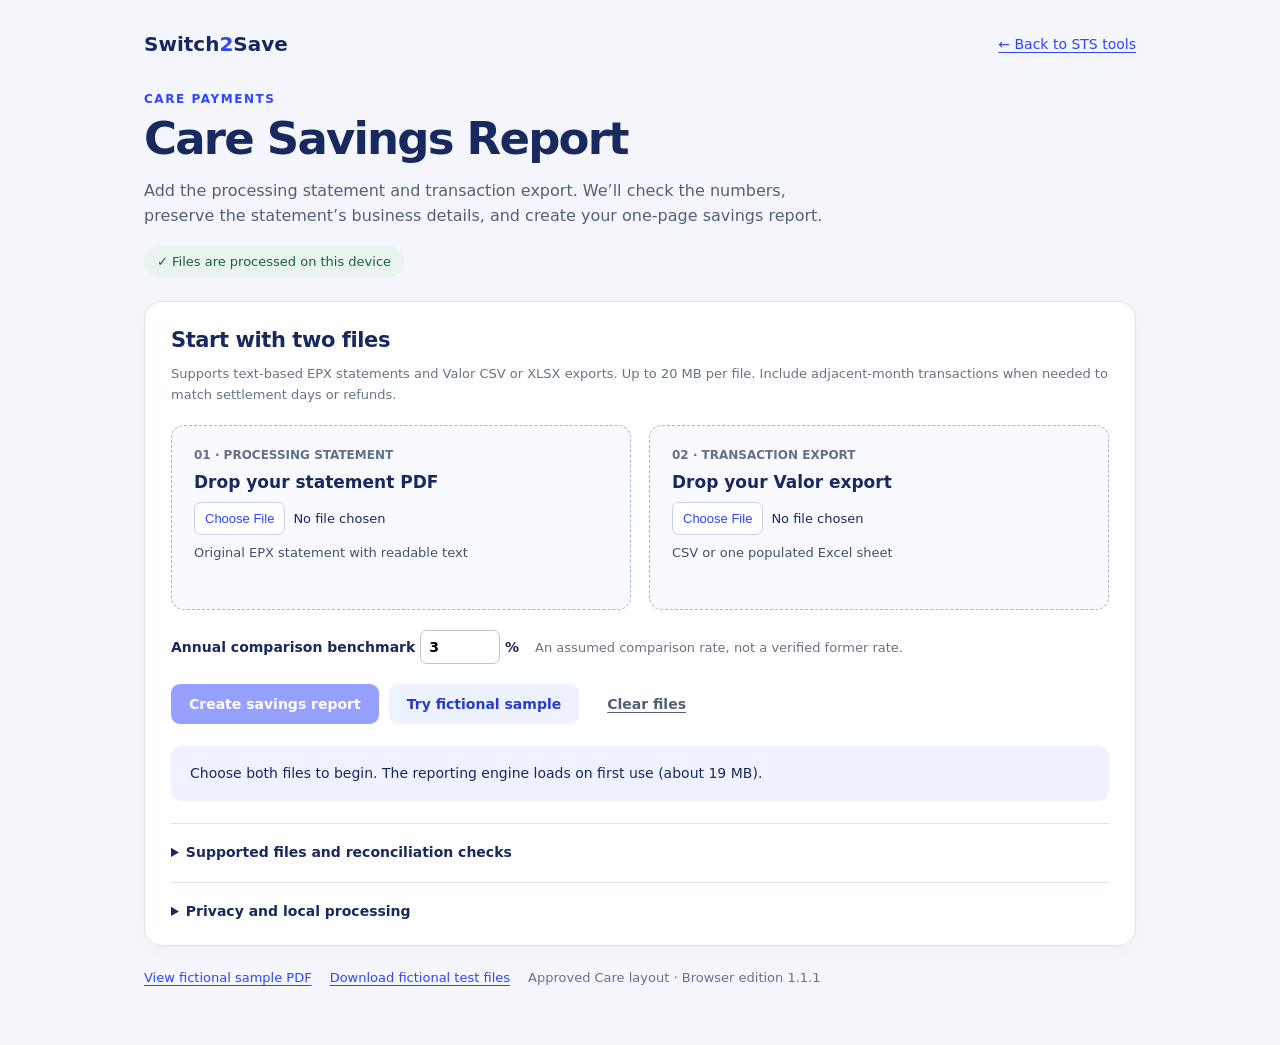
<file: care-savings-report.html>
<!doctype html>
<html lang="en">
<head>
<meta charset="utf-8"><meta name="viewport" content="width=device-width,initial-scale=1">
<meta http-equiv="Content-Security-Policy" content="default-src 'self'; script-src 'self' 'wasm-unsafe-eval'; style-src 'self' 'unsafe-inline'; connect-src 'self'; worker-src 'self'; img-src 'self' data: blob:; frame-src 'self' blob:; object-src 'none'; base-uri 'none'; form-action 'none'">
<meta name="referrer" content="no-referrer"><title>Care Savings Report | STS Tools</title>
<style>
:root{font-family:Inter,system-ui,-apple-system,BlinkMacSystemFont,"Segoe UI",sans-serif;color:#182960;background:#f4f6fc;font-synthesis:none}*{box-sizing:border-box}body{margin:0}main{max-width:1040px;margin:auto;padding:32px 24px 60px}a{color:#3045ff;text-underline-offset:3px}.top{display:flex;align-items:center;justify-content:space-between;gap:16px;margin-bottom:36px}.brand{font-weight:800;text-decoration:none;font-size:20px;color:#182960}.brand b{color:#3045ff}.navlink{font-size:14px}.eyebrow{text-transform:uppercase;letter-spacing:.13em;color:#3045ff;font-weight:750;font-size:12px}h1{font-size:clamp(30px,5vw,45px);letter-spacing:-.04em;margin:9px 0 14px;line-height:1.08}h2{font-size:21px;letter-spacing:-.02em;margin:0 0 12px}p{line-height:1.6;margin:0 0 15px}.intro{max-width:680px;color:#526175}.privacy{display:inline-flex;gap:8px;align-items:center;background:#e8f4ed;border-radius:30px;color:#17633b;padding:8px 13px;font-size:13px;margin:2px 0 24px}.panel{background:white;border:1px solid #dce3ee;border-radius:18px;padding:26px;box-shadow:0 4px 22px #18296005}.files{display:grid;grid-template-columns:1fr 1fr;gap:18px;margin:20px 0}.drop{position:relative;border:1.5px dashed #a7b5ce;border-radius:13px;background:#f8faff;padding:22px;min-height:185px;display:flex;flex-direction:column;gap:10px}.drop:focus-within,.drop.over{outline:3px solid #3045ff33;border-color:#3045ff;background:#f0f3ff}.step{font-size:12px;font-weight:750;color:#627187}.drop strong{font-size:17px}.drop input{max-width:100%;font:inherit;font-size:13px}.drop input::file-selector-button{background:white;color:#3045ff;border:1px solid #c7d0eb;border-radius:7px;padding:8px 10px;margin-right:8px;cursor:pointer}.filename{overflow-wrap:anywhere;font-size:13px;color:#42506a}.hint{font-size:13px;color:#667387}.options{display:flex;align-items:center;gap:16px;flex-wrap:wrap;margin:8px 0 20px}.options label{font-size:14px;font-weight:650}.options input{font:inherit;width:80px;padding:8px;border:1px solid #b7c3d6;border-radius:7px}button,.button{font:inherit;font-size:14px;font-weight:700;border:0;border-radius:9px;padding:12px 18px;cursor:pointer;text-decoration:none;display:inline-block}.primary{background:#3045ff;color:white}.secondary{background:#eef1ff;color:#263cce}.plain{background:transparent;color:#526175;text-decoration:underline;text-underline-offset:3px}button:disabled{opacity:.5;cursor:default}.actions{display:flex;gap:10px;align-items:center;flex-wrap:wrap}.notice{padding:17px 19px;border-radius:11px;background:#eef1ff;margin-top:22px;white-space:pre-wrap;line-height:1.5;font-size:14px}.notice.error{background:#fff0e9;color:#87350e}.notice.success{background:#e8f4ed;color:#17633b}.result{margin-top:24px}.result h2{margin-top:0}.metrics{display:grid;grid-template-columns:repeat(3,1fr);gap:12px;margin:18px 0}.metric{background:#f4f6fc;padding:16px;border-radius:10px}.metric span{font-size:12px;color:#5b6880;display:block;margin-bottom:7px}.metric strong{font-size:23px;letter-spacing:-.03em}.preview{display:block;width:100%;height:auto;border:1px solid #dce3ee;border-radius:10px;margin-top:20px;background:#e9ecf2}details{margin-top:22px;border-top:1px solid #dce3ee;padding-top:20px;font-size:14px;color:#526175}summary{cursor:pointer;font-weight:700;color:#182960}details p{margin-top:12px}ul{padding-left:20px;line-height:1.7}.bottom{display:flex;gap:18px;flex-wrap:wrap;font-size:13px;color:#65738a;margin-top:24px} [hidden]{display:none!important}.loading::before{content:"";display:inline-block;width:12px;height:12px;border:2px solid #a5b0ff;border-top-color:#3045ff;border-radius:50%;margin-right:9px;vertical-align:-2px;animation:spin 1s linear infinite}@keyframes spin{to{transform:rotate(360deg)}}@media(prefers-reduced-motion:reduce){.loading::before{animation:none}}@media(max-width:650px){main{padding:22px 16px 36px}.top{margin-bottom:28px}.panel{padding:19px}.files,.metrics{grid-template-columns:1fr}.drop{min-height:160px}.preview{height:auto}.actions button{flex-grow:1}.metric{padding:12px}.metric strong{font-size:21px}}
</style>
<script src="care-savings-report.js" defer></script>
</head>
<body><main>
<nav class="top" aria-label="Care report navigation"><a class="brand" href="index.html">Switch<b>2</b>Save</a><a class="navlink" href="index.html">← Back to STS tools</a></nav>
<div class="eyebrow">Care Payments</div><h1>Care Savings Report</h1>
<p class="intro">Add the processing statement and transaction export. We’ll check the numbers, preserve the statement’s business details, and create your one-page savings report.</p>
<div class="privacy">✓ Files are processed on this device</div>
<section class="panel" aria-labelledby="start-title">
<h2 id="start-title">Start with two files</h2><p class="hint">Supports text-based EPX statements and Valor CSV or XLSX exports. Up to 20 MB per file. Include adjacent-month transactions when needed to match settlement days or refunds.</p>
<div class="files">
<div class="drop" id="statementDrop"><span class="step">01 · PROCESSING STATEMENT</span><strong>Drop your statement PDF</strong><input id="statement" type="file" accept=".pdf,application/pdf" aria-label="Choose EPX statement PDF"><span class="filename" id="statementName">Original EPX statement with readable text</span></div>
<div class="drop" id="transactionsDrop"><span class="step">02 · TRANSACTION EXPORT</span><strong>Drop your Valor export</strong><input id="transactions" type="file" accept=".csv,.xlsx" aria-label="Choose Valor transaction CSV or XLSX"><span class="filename" id="transactionsName">CSV or one populated Excel sheet</span></div>
</div>
<div class="options"><label for="benchmark">Annual comparison benchmark <input id="benchmark" type="number" min="0" max="99" step="0.01" value="3" inputmode="decimal"> %</label><span class="hint">An assumed comparison rate, not a verified former rate.</span></div>
<div class="actions"><button id="generate" class="primary" disabled>Create savings report</button><button id="demo" class="secondary">Try fictional sample</button><button id="reset" class="plain">Clear files</button></div>
<div id="status" class="notice" role="status" aria-live="polite">Choose both files to begin. The reporting engine loads on first use (about 19 MB).</div>
<div id="auditAction" class="actions" hidden style="margin-top:14px"><a id="auditLink" class="button secondary" download>Download reconciliation audit</a></div>
<section id="result" class="result" aria-labelledby="resultTitle" hidden>
<h2 id="resultTitle">Your report</h2><p id="resultInfo" class="hint"></p>
<div class="metrics"><div class="metric"><span>Net processing · excludes monthly fee</span><strong id="net"></strong></div><div class="metric"><span>Net effective rate</span><strong id="rate"></strong></div><div class="metric"><span>Estimated annual savings · includes monthly fee</span><strong id="annual"></strong></div></div>
<a id="pdfLink" class="button primary" download>Download savings report PDF</a>
<p id="previewNote" class="hint" hidden style="margin-top:16px"></p><canvas id="preview" class="preview" role="img" aria-label="Preview of the generated one-page Care Savings Report" hidden></canvas>
</section>
<details><summary>Supported files and reconciliation checks</summary>
<p>This version reads the EPX statement layout with merchant cover, daily deposits, deposit summary, interchange detail and billing charges. Payments Hub statements with the standard no-password lock are accepted. Scanned, password-protected or other processor PDFs need separate review. The Valor export must have Status, Transaction Date and Time, TXN Type, Card Scheme, Base Amount($), Net Amount($) and Differential or Custom Fee columns. Store Name is optional; when present it must match the statement.</p>
<p>Cash, declined and voided activity is excluded. Sales, fees, refunds and released funds must reconcile exactly. Daily settlement groups must match uniquely; the tool does not shift every date or discard the last day. Missing boundary transactions, ambiguous refunds, partial reversals and unfamiliar charges may require additional evidence. The report stays unavailable when a check fails, and the audit explains why.</p>
<p>The original statement supplies the business name, address, MID and month. Refunds are counted once. Surcharge recovery is separate from processing fees. The annual comparison includes the actual monthly fee; the effective-rate headline excludes it. No insurance/check-conversion savings are assumed.</p>
</details>
<details><summary>Privacy and local processing</summary><p>The reporting code and libraries are served by this STS site. Your files are read into browser memory and processed in a local WebAssembly worker. No statement or transaction data is uploaded, sent to AI services, saved in browser storage or retained by this page. Clear files to release the working session. PDF and audit downloads are saved only when you choose them.</p><p>All source matching is deterministic. Unusual fee arrangements, funding adjustments, ambiguous original-sale matches, more than four brands or more than nine service rows need a reviewed extension. A successful result confirms the implemented reconciliation checks, not an independent human audit.</p></details>
</section>
<div class="bottom"><a href="care-report-demo.pdf" target="_blank" rel="noopener">View fictional sample PDF</a><a href="care-demo-files.zip" download>Download fictional test files</a><span>Approved Care layout · Browser edition 1.1.1</span></div>
</main></body></html>
</file>
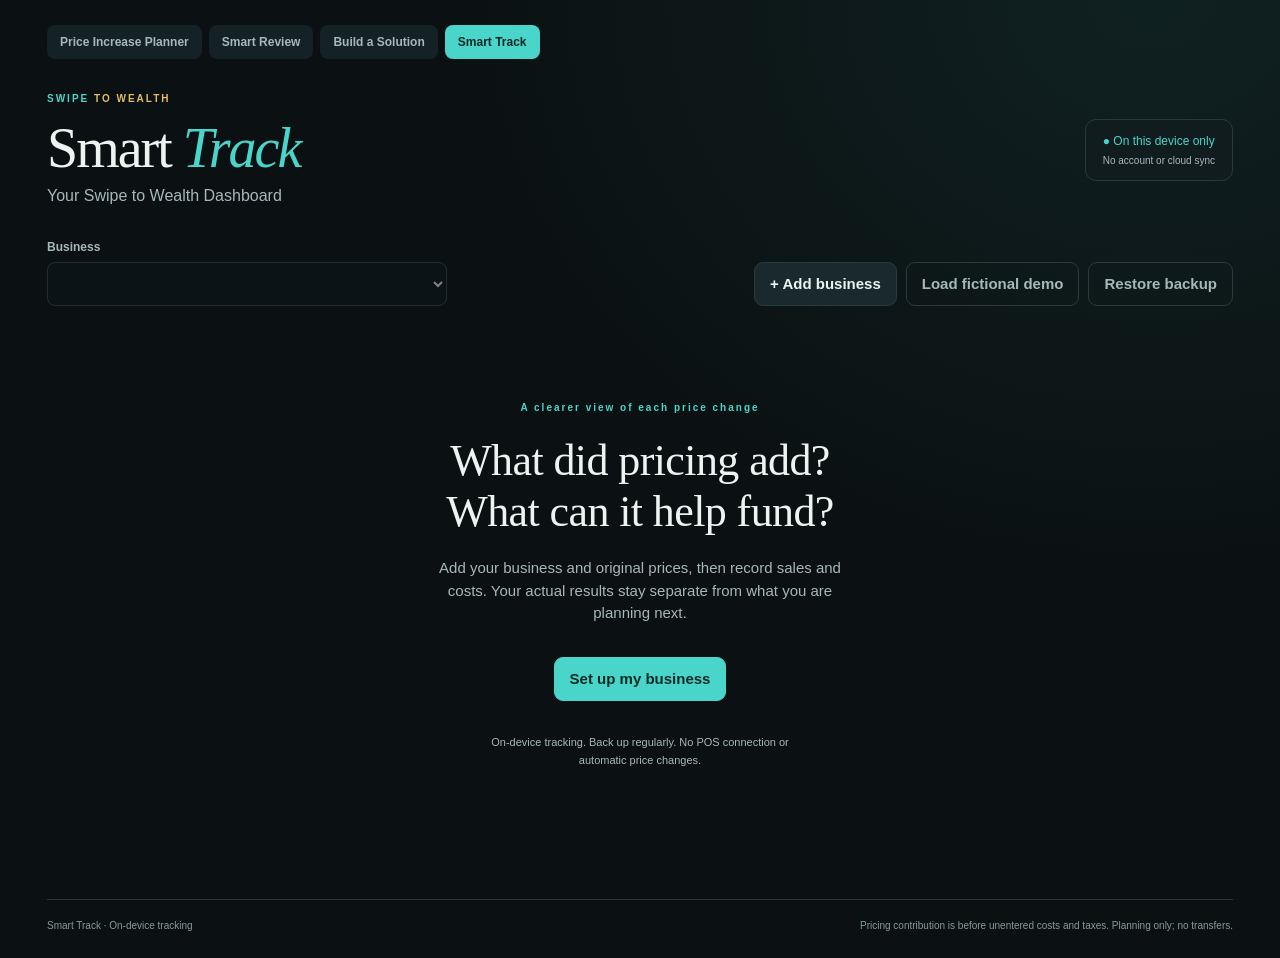
<file: smart-track.html>
<!doctype html>
<html lang="en">
<head>
<meta charset="utf-8"><meta name="viewport" content="width=device-width,initial-scale=1">
<title>Smart Track · Your Swipe to Wealth Dashboard</title>
<link rel="stylesheet" href="smart-track.css">
<script defer src="smart-track-core.js"></script><script defer src="smart-track.js"></script>
</head>
<body>
<div class="shell">
<nav class="nav no-print" aria-label="Tools"><a href="index.html">Price Increase Planner</a><a href="review.html">Smart Review</a><a href="build.html">Build a Solution</a><a class="active" href="smart-track.html" aria-current="page">Smart Track</a></nav>
<header class="hero"><div><p class="eyebrow">SWIPE <span>TO WEALTH</span></p><h1>Smart <em>Track</em></h1><p class="subtitle">Your Swipe to Wealth Dashboard</p></div><div class="local-badge">● On this device only<span>No account or cloud sync</span></div></header>
<div id="message" class="message no-print" role="status" aria-live="polite" hidden></div>
<div id="fatal" class="notice warning" hidden></div>
<section class="merchant-bar no-print"><label>Business<select id="merchantSelect" aria-label="Choose business"></select></label><div class="inline"><button id="newMerchant" type="button">+ Add business</button><button id="demo" class="quiet" type="button">Load fictional demo</button><button id="restoreBackup" class="quiet" type="button">Restore backup</button></div></section>
<section id="empty" class="empty"><span class="eyebrow">A clearer view of each price change</span><h2>What did pricing add?<br>What can it help fund?</h2><p>Add your business and original prices, then record sales and costs. Your actual results stay separate from what you are planning next.</p><button id="start" class="primary" type="button">Set up my business</button><p class="small">On-device tracking. Back up regularly. No POS connection or automatic price changes.</p></section>
<main id="workspace" hidden>
<section class="identity"><div><h2 id="merchantTitle"></h2><p id="merchantIdentity"></p></div><strong id="demoLabel" class="demo-tag" hidden>FICTIONAL DEMO</strong></section>
<section class="view-controls no-print"><div class="seg" role="group" aria-label="Dashboard view"><button id="actualMode" class="on" aria-pressed="true" type="button">Recorded results</button><button id="planMode" aria-pressed="false" type="button">Plan an increase or discount</button></div><div class="date-fields" id="actualDates"><label>From<input id="reportFrom" type="date"></label><label>Through<input id="reportTo" type="date"></label><label>View<select id="reportGroup"><option value="cumulative">Cumulative</option><option value="monthly">Monthly</option><option value="daily">Daily</option></select></label></div></section>
<div class="section-heading"><div><p id="viewEyebrow" class="eyebrow">RECORDED RESULTS</p><h2 id="viewTitle">Your pricing, made clear.</h2></div><span id="periodLabel" class="small"></span></div>
<section class="metrics" aria-label="Pricing contribution overview"><article class="metric"><span class="metric-num">01</span><h3>Additional pricing revenue</h3><strong id="pricingValue">—</strong><p id="pricingNote">Same sales basket, compared with original prices.</p></article><article class="metric"><span class="metric-num">02</span><h3>Covering higher costs</h3><strong id="costValue">—</strong><p id="costNote">Added operating costs and processing, when entered.</p></article><article class="metric accent"><span class="metric-num">03</span><h3>Toward your income goals</h3><strong id="contributionValue">—</strong><p id="contributionNote">Contribution after accounted costs. Before unentered costs and taxes.</p></article></section>
<p id="calculationNote" class="small explanation"></p><div id="issues" class="notice" hidden></div>
<section class="goal-panel"><div><p class="eyebrow">GIVE YOUR NEXT CHANGE A PURPOSE</p><h2>I want another <span id="goalSummary">$—</span> per month.</h2><p id="goalProgressText" class="muted">Set a goal in your plan. A target is a planning tool, not a promised result.</p><div class="progress" role="progressbar" aria-label="Monthly contribution goal progress" aria-valuemin="0" aria-valuemax="100" aria-valuenow="0"><span id="goalProgress"></span></div></div><div class="goal-side"><span>Planned to set aside</span><strong id="allocationValue">—</strong><small id="allocationNote">Plan only · needs reconciliation</small><button id="openPlan" class="primary no-print" type="button">Build my pricing plan →</button></div></section>
<section id="planSection" class="panel no-print" hidden><div class="section-heading"><div><p class="eyebrow">WHAT IF?</p><h2>Plan your next move.</h2></div><label>Saved plan<select id="proposalSelect"></select></label></div>
<div class="form-grid four"><label>Plan name<input id="planName" placeholder="Next pricing step"></label><label>Monthly contribution goal ($)<input id="goalAmount" type="number" min="0" step="0.01" placeholder="1000"></label><label>Purpose<input id="purpose" placeholder="Equipment, owner income…"></label><label>Plan starts<input id="planStart" type="date"></label></div>
<div class="form-grid four"><label>Use quantities from<input id="historyStart" type="date"></label><label>Through<input id="historyEnd" type="date"></label><label>Project ahead<select id="horizon"><option value="1">1 month</option><option value="3">3 months</option><option value="12" selected>1 year</option><option value="36">3 years</option><option value="60">5 years</option><option value="120">10 years</option></select></label><label>Volume decline (%)<input id="declinePct" type="number" min="0" max="100" step="0.1" value="0"></label></div>
<p class="small">Historical item quantities and tender mix are normalized to a 30.4375-day month. Default organic growth is zero. Proposed dates are modeled day by day; forecasts are estimates, not extra recorded sales.</p>
<div class="plan-builder"><h3>Add a dated price change</h3><div class="form-grid four"><label>Effective date<input id="changeDate" type="date"></label><label>Apply to<select id="changeItem"><option value="all">All baseline items</option></select></label><label>Adjustment<select id="changeKind"><option value="percent">Percent + / −</option><option value="dollar">Dollars + / −</option><option value="absolute">New item price</option></select></label><label>Amount<input id="changeAmount" type="number" step="0.01" placeholder="5 or -5"></label></div><button id="addPlanChange" type="button">+ Add to this proposal</button><p class="small">A reduction stays negative. Each new step starts from the preceding price; versions are never added twice.</p><div id="planChanges" class="table-wrap"></div></div>
<details class="nested"><summary>Processing, rebates & higher costs <span>Needed to estimate contribution</span></summary><div class="details-body"><div class="form-grid three"><label>Card processing rate (%)<input id="planFee" type="number" min="0" max="100" step="0.01" placeholder="Unknown"></label><label>Baseline rebate rate on card (%)<input id="baselineRebatePct" type="number" min="0" max="100" step="0.01" placeholder="Unknown"></label><label>Proposed rebate rate on card (%)<input id="rebatePct" type="number" min="0" max="100" step="0.01" placeholder="Unknown"></label></div><p class="small">Rates are your planning assumptions. Rebate is modeled as earned; payment timing is not assumed. Enter 0 only when confirmed none.</p><h3>Monthly operating costs</h3><p class="small">Compare the same expense categories before and after this plan. Only the difference is deducted, once per month.</p><div id="planCosts"></div><label class="check"><input id="planNoCosts" type="checkbox">Confirmed: no additional operating costs for this plan</label></div></details>
<details class="nested"><summary>Plan amounts to set aside <span>Allocations of the same contribution</span></summary><div class="details-body"><div id="allocationRows"></div><button id="addAllocation" type="button">+ Add purpose</button><p class="small">Allocations cannot exceed the lowest positive monthly contribution across the projection horizon. They are plans only, not transfers or separate income streams. Settlement, taxes, reserves and unentered costs still need reconciliation.</p></div></details>
<div class="action-row"><button id="calculatePlan" class="primary" type="button">Update projection</button><button id="solveGoal" type="button">Find increase for my goal</button><button id="savePlan" type="button">Save proposal</button><button id="newPlan" class="quiet" type="button">New proposal</button></div><p id="planStatus" class="small" role="status"></p>
<div class="forecast-summary"><div><span>Projection horizon</span><strong id="forecastHorizon">—</strong></div><div><span>Cumulative pricing revenue</span><strong id="forecastRevenue">—</strong></div><div><span>Cumulative contribution</span><strong id="forecastContribution">—</strong></div></div><div id="sensitivity" class="small"></div>
<details class="nested"><summary>Monthly projection & assumptions</summary><div class="details-body"><div id="projectionTable" class="table-wrap"></div><ul id="assumptions" class="small"></ul></div></details>
<div class="apply-box"><div><h3>Prices changed in your business?</h3><p class="small">Record the dates and prices below only after you have applied them. Smart Track never updates your POS. Future steps remain a proposal.</p></div><button id="applyPlan" type="button">Record effective steps as applied</button></div></section>
<section class="detail-stack">
<details id="breakdownDetails"><summary>Cash, card, costs & rebates <span>See how the result is built</span></summary><div class="details-body"><div id="breakdown" class="breakdown-grid"></div><p class="small">Receipts are sales money, not incremental benefit. Card proceeds subtract total processing fees. Earned rebates and paid rebates are separate; payment is never added to contribution again. No amount here is labeled available to withdraw.</p></div></details>
<details id="reportDetails"><summary>Daily, monthly & cumulative reports <span>Recorded activity and price versions</span></summary><div class="details-body"><div class="action-row no-print"><button id="downloadReport" type="button">Download current report CSV</button><button id="printReport" type="button">Print overview</button></div><div id="reportTable" class="table-wrap"></div><h3>Effect by recorded price version</h3><div id="versionTable" class="table-wrap"></div><p class="small">Same-basket repricing holds item quantities constant. It does not prove pricing caused demand growth. Promotional discounts, refunds, missing price history and volume/mix changes can affect your result.</p><div id="comparison" class="notice"></div></div></details>
<details id="merchantDetails" class="no-print"><summary>Business & original pricing baseline <span id="baselineSummary">Set up your starting point</span></summary><div class="details-body"><form id="merchantForm"><div class="form-grid three"><label>Business name<input id="businessName" required maxlength="160"></label><label>Merchant ID (MID)<input id="businessMid" maxlength="100"></label><label>Time zone<input id="businessTimezone" required placeholder="America/New_York"></label><label class="span2">Business address<input id="businessAddress" maxlength="300"></label><label>Original baseline date<input id="baselineDate" type="date" required></label><label>Opening unpaid rebate balance ($)<input id="openingRebate" type="number" step="0.01" placeholder="Unknown"></label></div><button type="submit">Save business details</button></form><p class="small">All dates are merchant-local calendar dates. Keep this baseline fixed once tracking begins. Changing it rewrites comparisons; a later price belongs in the change history.</p><form id="itemForm" class="form-grid item-form"><input id="editItemId" type="hidden"><label>Item / service ID<input id="itemCode" required maxlength="80" placeholder="COFFEE"></label><label>Name<input id="itemName" required maxlength="160" placeholder="Coffee"></label><label>Original unit price ($)<input id="itemPrice" type="number" min="0" step="0.0001" required></label><button type="submit">Save baseline item</button></form><div id="itemTable" class="table-wrap"></div></div></details>
<details id="historyDetails" class="no-print"><summary>Applied price history <span>Every recorded increase and reduction</span></summary><div class="details-body"><p class="small">Use the proposal builder to record uniform or selective dated changes. Only changes you enter or import can be tracked. Old/new prices below are reconstructed in date order.</p><div id="historyTable" class="table-wrap"></div><button id="goHistoryPlan" type="button">Create a price change</button></div></details>
<details id="salesDetails" class="no-print"><summary>Sales & refunds <span id="salesSummary">Manual entry or neutral CSV import</span></summary><div class="details-body"><p class="small">Use item-level sales excluding tax and tips. One row per item, price, discount and tender. Split mixed tenders into correctly allocated rows. Refunds use a negative quantity and original sale date for price-version attribution; never enter the refund twice.</p><form id="saleForm"><input id="editSaleId" type="hidden"><div class="form-grid four"><label>Date<input id="saleDate" type="date" required></label><label>Item<select id="saleItem" required></select></label><label>Quantity (negative = refund)<input id="saleQuantity" type="number" step="0.0001" required value="1"></label><label>Actual unit list price ($)<input id="salePrice" type="number" min="0" step="0.0001" required></label><label>Promotion discount (%)<input id="saleDiscountPct" type="number" min="0" max="100" step="0.01" value="0"></label><label>Line discount ($; signed)<input id="saleDiscountAmount" type="number" step="0.01" value="0"></label><label>Tender<select id="saleTender"><option value="unknown">Unknown</option><option value="cash">Cash</option><option value="card">Card</option></select></label><label>Original sale date (refund)<input id="salePriceDate" type="date"></label></div><div class="action-row"><button type="submit">Save sales line</button><button id="cancelSale" type="button" class="quiet">Clear form</button></div></form><p class="small">Permanent lower prices go in price history, not again as a promotion. Discount dollars are positive for a sale and negative to reverse the discount on a refund. Leave original sale date blank for ordinary sales.</p><div class="action-row"><button id="csvTemplate" type="button">Download CSV template</button><label class="file-button">Import sales CSV<input id="salesFile" type="file" accept=".csv,text/csv"></label></div><p class="small">Imports stay on this device. Existing line IDs are rejected, so re-importing the same rows cannot silently double sales. See the downloaded template for exact columns.</p><div id="salesTable" class="table-wrap"></div></div></details>
<details id="financeDetails" class="no-print"><summary>Period fees, costs & reconciliation <span>Enter known amounts; leave unknowns blank</span></summary><div class="details-body"><p class="small">Enter one non-overlapping finance record per day or reporting period. Monthly totals are not guessed across days. Baseline amounts describe what the same period would have cost without the tracked changes.</p><form id="financeForm"><input id="editFinanceId" type="hidden"><div class="form-grid three"><label>Period starts<input id="financeStart" type="date" required></label><label>Period ends<input id="financeEnd" type="date" required></label><label>Baseline / comparison description<input id="financeBaseline" placeholder="Same basket at original pricing" required></label><label>Total processing fees ($)<input id="feeActual" type="number" step="0.01" placeholder="Unknown"></label><label>Baseline processing fees ($)<input id="feeBaseline" type="number" step="0.01" placeholder="Unknown"></label><label>Card funds actually settled ($)<input id="cardSettled" type="number" step="0.01" placeholder="Unknown"></label><label>Rebate earned this period ($)<input id="rebateEarned" type="number" step="0.01" placeholder="Unknown"></label><label>Baseline rebate earned ($)<input id="rebateBaseline" type="number" step="0.01" placeholder="Unknown"></label><label>Rebate actually paid ($)<input id="rebatePaid" type="number" step="0.01" placeholder="Unknown"></label></div><h3>Operating costs in this period</h3><div id="financeCosts"></div><label class="check"><input id="financeNoCosts" type="checkbox">Confirmed: no additional operating costs in this period</label><p class="small">Compare matching baseline and actual cost categories. Smart Track subtracts each difference once for this period, not once for every price change. These inputs still do not provide full net profit or cash available to withdraw.</p><div class="action-row"><button type="submit">Save finance period</button><button id="cancelFinance" type="button" class="quiet">Clear form</button></div></form><div id="financeTable" class="table-wrap"></div></div></details>
<details class="no-print"><summary>Backup & local data <span id="saveStatus">Stored in this browser</span></summary><div class="details-body"><p>Download a backup regularly. Clearing browser data, closing all private/Guest windows, changing devices or using a different browser can lose access. This first version has no account, sync, scheduled report delivery or POS connection. Files are read locally and are not uploaded.</p><div class="action-row"><button id="backup" type="button">Download all business data</button><label class="file-button">Restore JSON backup<input id="backupFile" type="file" accept=".json,application/json"></label></div><p class="small">Restore validates a complete backup before replacing local records. Download your current backup first. Keep files private: they include your business identity and financial inputs. <a href="SMART-TRACK-GUIDE.md">Read the input and calculation guide</a>.</p></div></details>
</section>
</main>
<footer><span>Smart Track · On-device tracking</span><span>Pricing contribution is before unentered costs and taxes. Planning only; no transfers.</span></footer>
</div>
<noscript><p class="notice">JavaScript is required for local calculations and storage.</p></noscript>
</body></html>
</file>
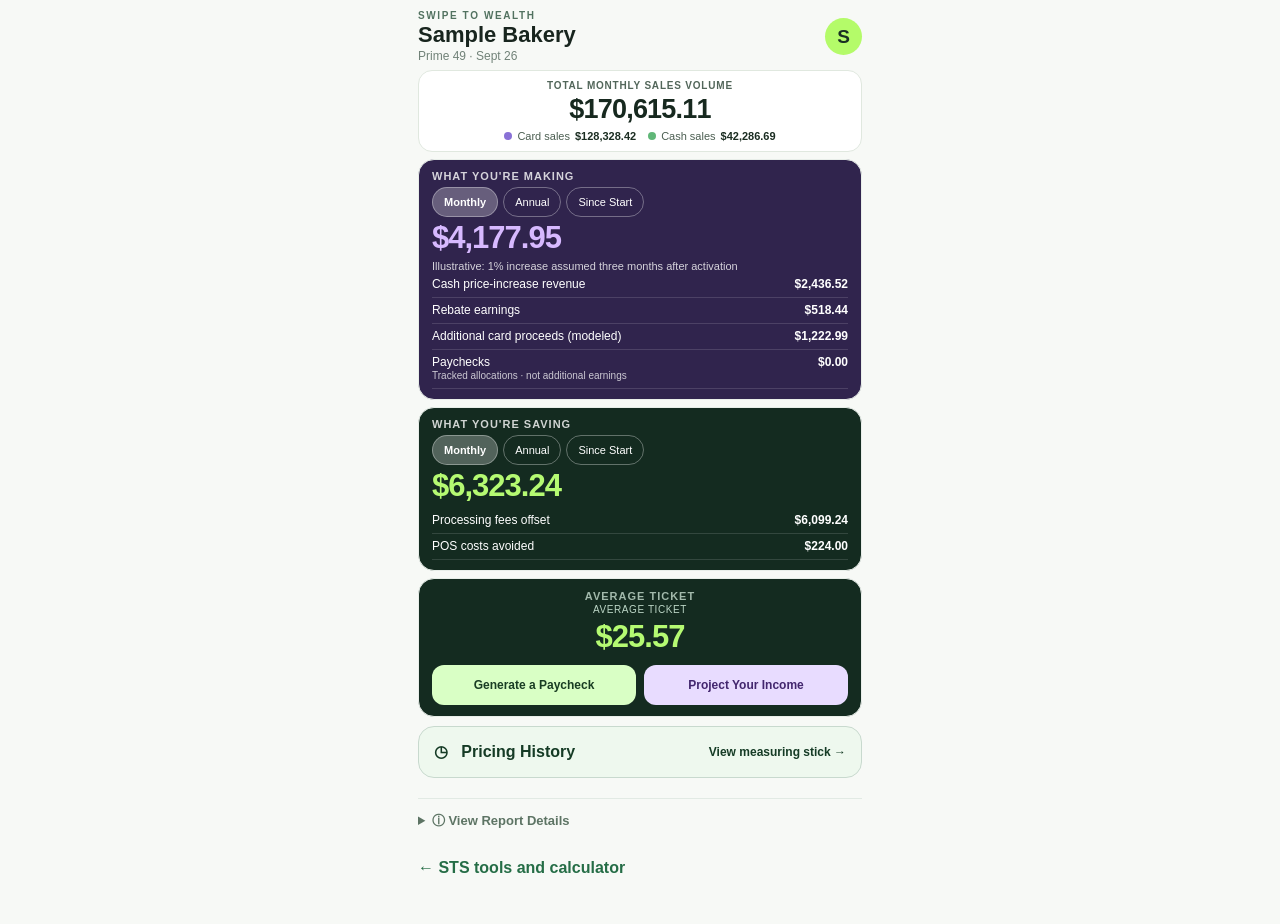
<file: swipe-to-wealth.html>
<!DOCTYPE html>

<html lang="en"><head><meta charset="utf-8"/><meta content="width=device-width,initial-scale=1" name="viewport"/><title>Swipe to Wealth — Sample Bakery | Interactive</title><style>:root{font-family:-apple-system,BlinkMacSystemFont,'Segoe UI',sans-serif;color:#18251e;background:#f7f9f6}*{box-sizing:border-box}body{margin:0}.app{max-width:470px;margin:auto;padding:22px 16px 55px}.top{display:flex;justify-content:space-between;align-items:center;margin-bottom:20px}.brand{font-size:11px;font-weight:850;letter-spacing:2px;color:#527260}h1{font-size:27px;margin:4px 0}h2{font-size:20px;margin:0 0 12px}.sub{color:#718278;font-size:12px}.logo{border-radius:50%;background:#b4fb69;color:#193023;width:46px;height:46px;display:grid;place-items:center;font-weight:900;font-size:24px}.card{border-radius:24px;padding:22px;margin:14px 0;background:#fff;border:1px solid #e8eee9}.green{background:#142b20;color:white}.purple{background:#30244d;color:white}.label{font-size:12px;letter-spacing:1px;font-weight:800;opacity:.8}.big{font-size:38px;font-weight:850;margin:9px 0 15px;letter-spacing:-1px}.green .big{color:#b5fa72}.purple .big{color:#d7b9ff}.card.purple,.card.green{padding:15px 19px;margin:10px 0;border-radius:20px}.card.purple .big,.card.green .big{margin:6px 0 9px}.card.purple .line,.card.green .line{padding:7px 0}.line{display:flex;justify-content:space-between;gap:12px;padding:10px 0;border-bottom:1px solid #e8eee9;font-size:14px}.line:last-child{border:0}.green .line,.purple .line{border-color:#ffffff22}.line strong{white-space:nowrap}.button{display:block;width:100%;border:0;border-radius:16px;padding:17px;font-size:16px;font-weight:800;cursor:pointer;min-height:50px}.mint{background:#d9ffc5;color:#193d23}.violet{background:#e8dcff;color:#42266e}.darkbtn{background:#b5fa72;color:#14271e}.muted{color:#718278}.nav{display:flex;gap:12px;align-items:center}.nav button{background:none;border:0;font-size:16px;padding:8px 0;color:#256d46;font-weight:700}.field{display:block;margin:14px 0;font-size:14px;font-weight:650}.field input,.field select{display:block;width:100%;padding:14px;border:1px solid #dce7df;border-radius:13px;margin-top:6px;font:inherit;font-size:16px;background:white;color:#18251e}.choices{display:grid;gap:12px}.choice{text-align:left}.choice b{display:block;font-size:19px}.choice small{font-size:13px;display:block;margin-top:5px}.result{border-radius:20px;background:#142b20;color:#fff;padding:19px;margin:15px 0}.result .big{color:#b5fa72;font-size:32px}.result .line{border-color:#ffffff22}details{margin-top:20px;border-top:1px solid #e2eae4;padding-top:13px}summary{color:#5d7464;cursor:pointer;font-size:13px;font-weight:650}.foot{font-size:12px;color:#617568;line-height:1.55}.hide{display:none!important}.pill{display:inline-block;border-radius:30px;padding:7px 12px;background:#e7f7e6;font-size:12px;font-weight:700}.status{font-size:12px;color:#4c7257;margin-top:10px}#pricing-command{text-align:center}#price-toggle{justify-content:center!important;text-align:center!important}#price-expanded{text-align:left}#pricing-command .button{text-align:center}
.price-compare{display:flex;align-items:center;justify-content:center;gap:12px;margin:8px 0 2px;text-align:center}.price-half{min-width:0;flex:1}.price-half small{display:block;color:#bcd6c6;font-size:10px;letter-spacing:.6px;margin-bottom:4px}.price-half strong{display:block;color:#b5fa72;font-size:clamp(24px,7vw,37px);letter-spacing:-1px}.price-arrow{font-size:22px;color:#b5fa72}.price-compare:not(.active) .price-half{flex:0 1 auto}.price-compare:not(.active) .price-half strong{font-size:38px}#projectionStartField input{font-size:16px}#futureBox .line{font-size:13px}
/* Anchor fallback for mobile viewers that block JavaScript */
body:has(#tool-pay-start:target) #home,body:has(#tool-project-start:target) #home,body:has(#tool-pay-start:target) #history,body:has(#tool-project-start:target) #history{display:none!important}
body:has(#tool-pay-start:target) #tool,body:has(#tool-project-start:target) #tool{display:block!important}
body:has(#tool-project-start:target) #yearsField,body:has(#tool-project-start:target) #futureBox{display:block!important}
body:has(#tool-project-start:target) #payFields{display:none!important}
.period-switch{display:flex;gap:6px;margin:8px 0 6px}.period-switch input{position:absolute;opacity:0;width:1px;height:1px}.period-switch label{display:inline-flex;align-items:center;justify-content:center;min-height:40px;padding:6px 15px;border-radius:999px;border:1px solid #ffffff55;color:white;font-size:13px;cursor:pointer}.period-switch input:checked+label{background:#ffffff44;font-weight:800}.period-switch input:focus-visible+label{outline:3px solid #fff;outline-offset:2px}.period-year{display:none}.card:has(.period-switch input[id$="-annual"]:checked) .period-year{display:inline}.card:has(.period-switch input[id$="-annual"]:checked) .period-month{display:none}</style><style>
.history-nav{margin:14px 0}.history-tab{width:100%;border:1px solid #c8d9ce;background:#eef8ee;color:#153b25;border-radius:16px;padding:15px;font-weight:800;text-align:left;display:flex;justify-content:space-between;gap:10px;align-items:center}.history-tab span{font-size:12px;font-weight:600}.history-heading{margin:16px 0}.history-heading h1{margin:5px 0}.history-hero{background:#14271e;color:#fff;padding:21px;border-radius:22px}.history-pair{display:flex;align-items:center;justify-content:space-between;gap:8px;font-size:clamp(22px,7vw,34px);margin-top:14px}.history-pair span,.history-gain{color:#b5fa72}.history-gain{font-weight:800;margin-top:10px}.history-note{font-size:12px;color:#c3d9c9;margin-top:9px}.history-controls{display:flex;gap:9px;margin:17px 0}.history-controls button{flex:1;padding:12px;border:1px solid #c8d9ce;border-radius:12px;background:white;color:#173824}.history-controls button[aria-pressed=true]{background:#14271e;color:#b5fa72}.history-ruler{border-left:3px solid #b6c8b8;margin:24px 0 24px 18px;padding-left:24px}.milestone{position:relative;padding:0 0 34px}.milestone-dot{position:absolute;left:-35px;top:2px;width:19px;height:19px;border-radius:50%;border:4px solid #14271e;background:#b5fa72}.milestone-dot.second{background:#9e83ff}.milestone-dot.future{background:#fff;border-color:#b6c8b8}.milestone-date{font-size:11px;font-weight:800;letter-spacing:.8px;color:#65796b}.milestone-title{font-size:18px;font-weight:800;margin:6px 0}.milestone-price{font-size:29px;font-weight:850}.milestone-price small{display:block;font-size:12px;font-weight:400;color:#65796b}.milestone-info{font-size:13px;color:#53695b;margin-top:8px;line-height:1.5}.milestone details{margin-top:11px}.milestone summary{cursor:pointer;color:#286a40;font-size:13px;font-weight:700}.history-chart{border:1px solid #d2e0d4;padding:16px;border-radius:17px}.history-chart-row{display:grid;grid-template-columns:74px minmax(0,1fr) 65px;gap:8px;align-items:center;margin:16px 0;font-size:12px}.history-track{height:14px;background:#e9f0ea;border-radius:99px;overflow:hidden}.history-track div{height:100%;border-radius:99px}
.history-tab{text-decoration:none;min-height:52px}.history-return{display:inline-block;padding:12px 15px;text-decoration:none;border-radius:12px;background:#e8f5e9;color:#173824;font-weight:700}#history:target{display:block!important}body:has(#history:target) #home,body:has(#history:target) #tool{display:none!important}</style><style>
.period-max{display:none}
.card:has(.period-switch input[id$="-max"]:checked) .period-max{display:inline}
.card:has(.period-switch input[id$="-max"]:checked) .period-month,
.card:has(.period-switch input[id$="-max"]:checked) .period-year{display:none}
.card:has(.period-switch input[id$="-max"]:checked) .period-max-note{display:block}
.period-max-note{display:none;font-size:11px;opacity:.85;margin-top:8px;line-height:1.4}
</style><style>#growth-chart-details{margin:15px 0 20px;border:1px solid #d2e0d4;border-radius:17px;background:#fff;padding:0;overflow:hidden}#growth-chart-details>summary{padding:16px 18px;min-height:48px;display:flex;align-items:center;font-size:15px;font-weight:800;color:#244632;cursor:pointer;list-style:none}#growth-chart-details>summary::-webkit-details-marker{display:none}#growth-chart-details>summary:after{content:"＋";margin-left:auto;font-size:22px}#growth-chart-details[open]>summary:after{content:"−"}#growth-chart-details .history-chart{border:0;border-top:1px solid #d2e0d4;border-radius:0}</style><style>.volume-snapshot{background:#fff;border:1px solid #e0e8df;border-radius:17px;padding:15px 17px;margin:-5px 0 15px}.volume-heading{font-size:11px;letter-spacing:.08em;font-weight:800;color:#52665a;display:flex;justify-content:space-between;gap:8px;flex-wrap:wrap}.volume-heading span{color:#7b8a80;letter-spacing:0}.volume-total{font-size:30px;font-weight:850;letter-spacing:-.8px;margin:6px 0 11px;color:#17291f}.volume-breakdown{display:flex;flex-wrap:wrap;gap:8px 16px;font-size:12px;color:#4b5e51}.volume-breakdown>div{display:flex;align-items:center;gap:5px}.volume-breakdown strong{color:#1b2d22}.volume-dot{display:inline-block;width:8px;height:8px;border-radius:50%;flex:none}.volume-source{font-size:11px;color:#647267;margin-top:9px}.volume-source summary{cursor:pointer;width:max-content}.volume-source p{margin:6px 0 0;line-height:1.5}@media(max-width:360px){.volume-total{font-size:27px}.volume-breakdown{gap:7px}}<style>.volume-snapshot{text-align:center}.volume-heading{justify-content:center;align-items:center}.volume-breakdown{justify-content:center}.volume-breakdown>div{justify-content:center}.volume-total{text-align:center}</style></style><style id="compact-first-screen">
/* Compact dashboard: primary financial overview before the first scroll. */
.app{padding:10px 13px 34px}
.top{margin-bottom:7px;min-height:45px}
.top h1{font-size:22px;margin:1px 0}
.top .brand{font-size:10px;letter-spacing:1.6px}
.top .logo{width:37px;height:37px;font-size:19px}
.volume-snapshot{padding:9px 12px!important;margin:0 0 7px!important;border-radius:14px}
.volume-heading{font-size:10px}
.volume-total{font-size:27px!important;margin:3px 0 5px!important}
.volume-breakdown{font-size:11px;gap:5px 12px!important}
#home>.card.purple,#home>.card.green{padding:10px 13px!important;margin:7px 0!important;border-radius:16px}
#home>.card.purple .big,#home>.card.green .big{font-size:31px;margin:3px 0 4px!important}
#home>.card.purple .line,#home>.card.green .line{padding:5px 0!important;font-size:12px;line-height:1.25}
#home>.card.purple .label,#home>.card.green .label{font-size:11px}
#home .period-switch{margin:5px 0 3px;gap:5px}
#home .period-switch label{min-height:30px;padding:4px 11px;font-size:11px}
#home>.card.purple .line small{font-size:10px}
#pricing-command{padding:11px 13px!important;margin:7px 0!important;border-radius:16px!important}
#pricing-command .price-compare{margin:2px 0 0}
#pricing-command .price-compare:not(.active) .price-half strong{font-size:31px}
#pricing-command .label{font-size:11px}
#pricing-command .button{min-height:40px;padding:8px 6px!important;font-size:12px!important;border-radius:12px}
.history-nav{margin:9px 0}
@media(max-width:360px){#home>.card.purple .line,#home>.card.green .line{font-size:11px}#home .period-switch label{padding:4px 8px}}
</style></head><body><main class="app"><header class="top"><div><div class="brand">SWIPE TO WEALTH</div><h1>Sample Bakery</h1><div class="sub">Prime 49 · Sept 26</div></div><div class="logo">S</div></header>
<section class="volume-snapshot" aria-label="September 2026 total monthly sales volume">
  <div class="volume-heading">TOTAL MONTHLY SALES VOLUME</div>
  <div class="volume-total">$170,615.11</div>
  <div class="volume-breakdown"><div><span class="volume-dot" style="background:#8971d6"></span> Card sales <strong>$128,328.42</strong></div><div><span class="volume-dot" style="background:#60b778"></span> Cash sales <strong>$42,286.69</strong></div></div>
  
</section><div id="home"><section class="card purple"><div class="label">WHAT YOU'RE MAKING</div><div aria-label="Making display period" class="period-switch" role="group"><input checked="" id="making-monthly" name="making-period" type="radio"/><label for="making-monthly">Monthly</label><input id="making-annual" name="making-period" type="radio"/><label for="making-annual">Annual</label><input id="making-max" name="making-period" type="radio"/><label for="making-max">Since Start</label></div><div class="big" id="home-making-total"><span class="period-month">$4,177.95</span><span class="period-max">—</span><span class="period-year">$50,135.40</span></div><div style="font-size:11px;opacity:.8">Illustrative: 1% increase assumed three months after activation</div><div class="line"><span>Cash price-increase revenue</span><strong id="home-making-0"><span class="period-month">$2,436.52</span><span class="period-max">—</span><span class="period-year">$29,238.24</span></strong></div><div class="line"><span>Rebate earnings</span><strong id="home-making-1"><span class="period-month">$518.44</span><span class="period-max">—</span><span class="period-year">$6,221.28</span></strong></div><div class="line"><span>Additional card proceeds (modeled)</span><strong id="home-making-2"><span class="period-month">$1,222.99</span><span class="period-max">—</span><span class="period-year">$14,675.88</span></strong></div><div class="line"><span>Paychecks <small style="display:block;opacity:.75">Tracked allocations · not additional earnings</small></span><strong id="home-making-paychecks"><span class="period-month">$0.00</span><span class="period-max">—</span><span class="period-year">$0.00</span></strong></div><div hidden="" id="making-scenario-label" style="font-size:11px;margin-top:4px;opacity:.85">Includes hypothetical adjustments; not verified earnings.</div><div class="period-max-note">Since activation: complete monthly records are not yet available. Historical totals will appear when those records are connected.</div></section><section class="card green"><div class="label">WHAT YOU'RE SAVING</div><div aria-label="Saving display period" class="period-switch" role="group"><input checked="" id="saving-monthly" name="saving-period" type="radio"/><label for="saving-monthly">Monthly</label><input id="saving-annual" name="saving-period" type="radio"/><label for="saving-annual">Annual</label><input id="saving-max" name="saving-period" type="radio"/><label for="saving-max">Since Start</label></div><div class="big" id="home-saving-total"><span class="period-month">$6,323.24</span><span class="period-max">—</span><span class="period-year">$75,878.88</span></div><div class="line"><span>Processing fees offset</span><strong id="home-saving-0"><span class="period-month">$6,099.24</span><span class="period-max">—</span><span class="period-year">$73,190.88</span></strong></div><div class="line"><span>POS costs avoided</span><strong id="home-saving-1"><span class="period-month">$224.00</span><span class="period-max">—</span><span class="period-year">$2,688.00</span></strong></div><div hidden="" id="saving-scenario-label" style="font-size:11px;margin-top:4px;opacity:.85">Illustrative price scenario · not actual statement results</div><div class="period-max-note">Since activation: complete monthly records are not yet available. Historical totals will appear when those records are connected.</div></section><section class="card" id="pricing-command" style="background:#142b20;color:white;margin-top:14px;padding:16px 18px"><div class="label" style="color:#c6ddce">AVERAGE TICKET</div><div class="price-compare" id="price-comparison"><div class="price-half"><small id="old-price-label">AVERAGE TICKET</small><strong>$25.57</strong></div></div><div style="display:flex;gap:8px;margin-top:10px"><a class="button mint" href="#tool-pay-start" id="home-pay" style="font-size:13px;padding:12px;flex:1;display:inline-flex;align-items:center;justify-content:center;text-decoration:none">Generate a Paycheck</a><a class="button violet" href="#tool-project-start" id="home-project" style="font-size:13px;padding:12px;flex:1;display:inline-flex;align-items:center;justify-content:center;text-decoration:none">Project Your Income</a></div></section><div class="history-nav"><a class="history-tab" href="#history" id="history-open">◷   Pricing History <span>View measuring stick →</span></a></div></div><section class="hide" id="history"><div class="nav"><a class="history-return" href="#home" id="history-back">← Dashboard</a></div><div class="history-heading"><div class="brand">SWIPE TO WEALTH</div><h1>Your Pricing Journey</h1><p class="sub">A measuring stick for every pricing decision.</p></div><div class="history-hero"><div class="label">MODELED PRICE GROWTH SINCE ACTIVATION</div><div class="history-pair"><strong>$25.57</strong><span>→</span><strong>$25.83</strong></div><div class="history-gain">+$0.26 per ticket · +1% modeled</div><div class="history-note">September increase is an illustrative scenario, not a verified change.</div></div><div class="history-ruler" id="history-timeline"><article class="milestone"><div class="milestone-dot first"></div><div class="milestone-date">JUN 2026 · ACTIVATION</div><div class="milestone-title">Your starting price</div><div class="milestone-price">$25.57 <small>estimated posted ticket</small></div><div class="milestone-info">Prime 49 · June 1, 2026</div><details><summary>View starting-point details</summary><div class="milestone-info">Previous card ticket $25.32 → new posted ticket $25.57. Approx. +$0.25 per ticket; prior 4% adjustment changed to 5% embedded pricing.</div></details></article><article class="milestone"><div class="milestone-dot second"></div><div class="milestone-date">SEP 2026 · MODELED</div><div class="milestone-title">First additional increase</div><div class="milestone-price">$25.83 <small>estimated new ticket</small></div><div class="milestone-info">+1.00% · approximately +$0.26 per ticket</div><details><summary>View projected monthly impact</summary><div class="milestone-info">Cash +$422.87 · Net card +$1,222.99 · Rebate +$5.13. Estimated total +$1,650.99 monthly, assuming unchanged volume and mix. Not verified earnings.</div></details></article><article class="milestone"><div class="milestone-dot future"></div><div class="milestone-date">NEXT MILESTONE</div><div class="milestone-title">Your next pricing decision</div><div class="milestone-info">New confirmed changes will appear here with their date, ticket, purpose and financial results.</div></article></div><details id="growth-chart-details"><summary>📈  View Growth Chart</summary><div class="history-chart" id="history-chart"><div class="sub">Estimated average ticket by milestone</div><div class="history-chart-row"><span>Jun 2026</span><div class="history-track"><div style="width:98.99%;background:#8f80f5"></div></div><strong>$25.57</strong></div><div class="history-chart-row"><span>Sep 2026*</span><div class="history-track"><div style="width:100%;background:#b5fa72"></div></div><strong>$25.83</strong></div><p class="sub">*September is modeled, not verified. The bars show relative ticket levels, not growth percentages.</p></div></details><section class="card"><h2>Planned paychecks</h2><div class="muted" id="history-plans">No plans saved in this preview.</div></section><details><summary>ⓘ About this history</summary><p class="sub">The $25.57 activation ticket is estimated from Sample Bakery's transition report. The September 1, 2026 additional 1% price increase is a hypothetical example. Actual average ticket can change with sales mix even without a posted-price change. Future history should store both observed average tickets and intentional posted-price adjustments separately.</p></details></section><div class="hide" id="tool"><span aria-hidden="true" id="tool-project-start"></span><span aria-hidden="true" id="tool-pay-start"></span><div class="nav"><a href="#home" id="back" style="display:inline-flex;align-items:center;text-decoration:none">← Dashboard</a></div><h1>My Price. My Choice.</h1><p class="muted">Your business. Your pricing. Your possibilities.</p><div class="card green"><div class="label">CURRENT REFERENCE AVERAGE TICKET</div><div class="big">$25.57</div><div class="sub" style="color:#c5dac9">Estimated starting ticket · Sample Bakery</div></div><h2>What could your pricing do?</h2><div class="choices"><button class="button mint choice" id="pay"><b>💸 Generate a Paycheck</b><small>Create income or fund a goal.</small></button><button class="button violet choice" id="projection"><b>📈 Explore Projections</b><small>See potential earnings over time.</small></button></div><section class="card hide" id="calc"><h2 id="calcTitle">Generate a Paycheck</h2><div class="sub" style="margin-top:10px">Choose a dollar or percentage adjustment</div><div class="price-controls" style="display:flex;gap:10px;justify-content:center;align-items:center;margin-top:14px"><div style="flex:1;min-width:0"><label for="home-dollar" style="display:block;text-align:center;color:#c6ddce;font-weight:800;font-size:19px">$</label><input aria-label="Change average ticket by dollars" id="home-dollar" min="-25.56" step="0.01" style="width:100%;padding:9px;border-radius:12px;background:#244132;color:white;border:1px solid #52705d;text-align:center;font-size:16px" type="number" value="0"/></div><div style="flex:1;min-width:0"><label for="home-change" style="display:block;text-align:center;color:#c6ddce;font-weight:800;font-size:19px">%</label><select aria-label="Select percentage price change" id="home-change" style="width:100%;padding:9px;border-radius:12px;background:#244132;color:white;border:1px solid #52705d;text-align:center;font-size:16px"><option value="0">0%</option><option value="1">1%</option><option value="2">2%</option><option value="3">3%</option><option value="4">4%</option><option value="5">5%</option><option value="custom">Custom…</option></select></div></div><div hidden="" id="custom-wrap" style="margin-top:8px"><input id="custom-percent" max="100" min="-99" placeholder="Enter custom %" step="0.01" style="width:100%;padding:10px;border-radius:12px;background:#244132;color:white;border:1px solid #52705d;text-align:center" type="number"/></div><label for="round-whole" style="display:flex;justify-content:center;align-items:center;gap:9px;margin-top:12px;color:#d4e9d9;font-size:13px;cursor:pointer"><input id="round-whole" style="width:19px;height:19px;accent-color:#b5fa72" type="checkbox"/> Round new price to nearest whole dollar</label><label class="field">Calculate by<select id="mode"><option value="percent">Price increase percentage</option><option value="target">Desired monthly dollar amount</option></select></label><label class="field" id="percentField">Additional price increase (%)<input id="pct" max="100" min="0" step="0.01" type="number" value="2"/></label><label class="field hide" id="targetField">Monthly proceeds goal ($)<input id="target" max="10000000" min="0" type="number" value="2000"/></label><label class="field" id="projectionStartField">Projection start date<input id="projection-start" type="date" value="2027-01-01"/></label><label class="field hide" id="yearsField">Projection period<select id="years"><option value="6">6 months</option><option value="12">1 year</option><option value="24">2 years</option><option value="36">3 years</option><option value="60">5 years</option><option value="96">8 years</option></select></label><div class="result"><div class="line"><span>New estimated ticket</span><strong id="ticket"></strong></div><div class="line"><span>Required increase</span><strong id="required"></strong></div><div class="label" style="margin-top:17px">PROJECTED ADDITIONAL MONTHLY PROCEEDS</div><div class="big" id="total"></div><div class="line"><span>🟢 Cash increase</span><strong id="cash"></strong></div><div class="line"><span>🟣 Card proceeds</span><strong id="card"></strong></div><div class="line"><span>🟡 Additional rebate</span><strong id="rebate"></strong></div><div class="hide" id="futureBox"><div class="label" style="margin-top:18px">CUMULATIVE PROJECTION</div><div id="future" style="font-size:27px;font-weight:800;color:#b5fa72;margin-top:7px"></div><div class="line"><span>Projected through</span><strong id="projection-end"></strong></div><div class="line"><span>Monthly estimate</span><strong id="projection-monthly"></strong></div><div class="line"><span>Annualized estimate</span><strong id="projection-annual"></strong></div><div class="line"><span>Cash portion</span><strong id="projection-cash"></strong></div><div class="line"><span>Card portion</span><strong id="projection-card"></strong></div><div class="line"><span>Rebate portion</span><strong id="projection-rebate"></strong></div></div></div><div id="payFields"><label class="field">Name your paycheck<input id="name" placeholder="Owner income, rent, equipment..."/></label><label class="field">Planned effective date<input id="date" type="date" value="2026-11-01"/></label><label class="field">Allocation method<select id="destination"><option>Track in dashboard</option><option>Separate bank deposit — not connected</option></select></label></div><button class="button darkbtn" id="save">Save Paycheck Plan</button><div class="status" id="status" role="status"></div></section></div><details><summary>ⓘ View Report Details</summary><div class="foot"><p>Source: Sample Bakery Prime 49 September 2026 report. Cash sales of $42,286.69 are owner-reported; cash price-increase revenue of $2,013.65 is estimated. Rebate of $513.31 is calculated, but payment is unverified.</p><p>Processing fees of $6,099.24 were deducted through daily discount and are not additional profit. POS costs avoided of $224/month are owner-provided. The $25.57 starting ticket is an estimate, not a live average. For demonstration, a further 1% price increase is assumed effective September 1, 2026 (three months after activation); its incremental card proceeds, cash proceeds, and rebate are modeled, not verified statement earnings. September 2026 reported volume is used as the unchanged-price reference for this scenario.</p><p>The modeled September 1 increase adds approximately $1,222.99 in net card proceeds, $422.87 in cash proceeds, and $5.13 in additional rebate monthly. Projections use September card sales of $128,328.42, card fee assumption of 4.752% on incremental card revenue, cash sales of $42,286.69 and a 0.40% incremental rebate on eligible card sales. They assume unchanged quantities and mix, before other costs and taxes. Lifetime data is unavailable. No real pricing changes or bank transfers occur.</p></div></details><nav aria-label="STS tools" style="margin-top:16px"><a href="index.html" style="display:inline-flex;align-items:center;min-height:44px;color:#256d46;font-weight:700;text-decoration:none">← STS tools and calculator</a></nav><template id="starting-point-archive"><section class="card"><h2>Your Starting Point</h2><div class="result"><div class="sub" style="color:#c5dac9">Previous card price → Prime 49 price</div><div style="display:flex;justify-content:space-between;align-items:center;font-size:25px;font-weight:800;margin-top:12px"><span>$25.32</span><span>→</span><span style="color:#b5fa72">$25.57</span></div><p style="color:#b5fa72;font-weight:800">+$0.25 per ticket · about +1%</p></div><div class="line"><span>Activation date</span><strong>June 1, 2026</strong></div><div class="line"><span>Previous adjustment</span><strong>4%</strong></div><div class="line"><span>New embedded adjustment</span><strong>5%</strong></div><div class="line"><span>Change</span><strong>+1 percentage point</strong></div></section></template></main><script>(()=>{
const $=id=>document.getElementById(id),money=n=>new Intl.NumberFormat('en-US',{style:'currency',currency:'USD'}).format(n);
const data={cash:2436.52,rebate:518.44,card:1222.99,fees:6099.24,pos:224};
const periods={making:'monthly',saving:'monthly'};let scenario=null,mode='pay',plans=[];
function renderCards(){
 const mm=periods.making==='annual'?12:1,sm=periods.saving==='annual'?12:1;
 const cash=data.cash+(scenario?scenario.cash:0),card=data.card+(scenario?scenario.card:0),rebate=data.rebate+(scenario?scenario.rebate:0);
 $(' home-making-0 '.trim()).querySelector('.period-month').textContent=money(cash);$(' home-making-0 '.trim()).querySelector('.period-year').textContent=money((cash)*12);$(' home-making-1 '.trim()).querySelector('.period-month').textContent=money(rebate);$(' home-making-1 '.trim()).querySelector('.period-year').textContent=money((rebate)*12);$(' home-making-2 '.trim()).querySelector('.period-month').textContent=money(card);$(' home-making-2 '.trim()).querySelector('.period-year').textContent=money((card)*12);
 $(' home-making-total '.trim()).querySelector('.period-month').textContent=money(cash+rebate+card);$(' home-making-total '.trim()).querySelector('.period-year').textContent=money((cash+rebate+card)*12);
 $(' home-making-paychecks '.trim()).querySelector('.period-month').textContent=money(plans.reduce((s,p)=>s+p.total,0));$(' home-making-paychecks '.trim()).querySelector('.period-year').textContent=money((plans.reduce((s,p)=>s+p.total,0))*12);
 $(' home-saving-0 '.trim()).querySelector('.period-month').textContent=money(data.fees);$(' home-saving-0 '.trim()).querySelector('.period-year').textContent=money((data.fees)*12);$(' home-saving-1 '.trim()).querySelector('.period-month').textContent=money(data.pos);$(' home-saving-1 '.trim()).querySelector('.period-year').textContent=money((data.pos)*12);
 $(' home-saving-total '.trim()).querySelector('.period-month').textContent=money(data.fees+data.pos);$(' home-saving-total '.trim()).querySelector('.period-year').textContent=money((data.fees+data.pos)*12);
 
 $('making-scenario-label').hidden=!scenario;
}

function view(which){$('home').classList.toggle('hide',which!=='home');$('tool').classList.toggle('hide',which!=='tool');$('history').classList.toggle('hide',which!=='history');if(which==='tool')$('calc').classList.remove('hide');window.scrollTo(0,0)}
function enter(which){mode=which;view('tool');$('calcTitle').textContent=which==='pay'?'Generate a Paycheck':'Project Your Income';$('payFields').classList.toggle('hide',which!=='pay');$('yearsField').classList.toggle('hide',which!=='project');$('futureBox').classList.toggle('hide',which!=='project');$('projectionStartField').classList.toggle('hide',which!=='project');$('save').textContent=which==='pay'?'Save Paycheck Plan':'View Projection';calc()}
$('home-pay').addEventListener('click',e=>{e.preventDefault();enter('pay')});$('home-project').addEventListener('click',e=>{e.preventDefault();enter('project')});$('pay').addEventListener('click',()=>enter('pay'));$('projection').addEventListener('click',()=>enter('project'));
$('back').addEventListener('click',e=>{e.preventDefault();view('home')});
$('history-open').addEventListener('click',e=>{e.preventDefault();view('history')});$('history-back').addEventListener('click',e=>{e.preventDefault();view('home')});


const cardBase=128328.42,cashBase=42286.69,fee=.04752,rebateRate=.004,base=cashBase+cardBase*(1-fee+rebateRate);
let last=null;
function calc(){
 const byTarget=$('mode').value==='target';$('percentField').classList.toggle('hide',byTarget);$('targetField').classList.toggle('hide',!byTarget);
 let pct=byTarget?Number($('target').value)/base*100:Number($('pct').value);
 const select=$('home-change');const custom=select.value==='custom';$('custom-wrap').hidden=!custom;
 // The dollar and percentage controls are alternative inputs; the most recently edited field drives the value.
 if(!byTarget){if(document.activeElement===$('home-dollar'))pct=Number($('home-dollar').value)/25.57*100;
 else if(document.activeElement===select && !custom)pct=Number(select.value);
 else if(document.activeElement===$('custom-percent'))pct=Number($('custom-percent').value);}
 if(!Number.isFinite(pct)||pct< -99||pct>100){last=null;$('status').textContent='Enter a valid price change.';return}
 let ticket=25.57*(1+pct/100);if($('round-whole').checked)ticket=Math.round(ticket);if(ticket<=0){last=null;$('status').textContent='New ticket must be positive.';return}
 pct=(ticket/25.57-1)*100;
 const x=pct/100,cash=cashBase*x,card=cardBase*x*(1-fee),rebate=cardBase*x*rebateRate,total=cash+card+rebate;
 last={pct,total,cash,card,rebate,ticket};$('ticket').textContent=money(ticket);$('required').textContent=pct.toFixed(2)+'%';$('total').textContent=money(total);$('cash').textContent=money(cash);$('card').textContent=money(card);$('rebate').textContent=money(rebate);
 const months=Number($('years').value);$('future').textContent=money(total*months);$('projection-monthly').textContent=money(total);$('projection-annual').textContent=money(total*12);$('projection-cash').textContent=money(cash*months);$('projection-card').textContent=money(card*months);$('projection-rebate').textContent=money(rebate*months);
 const start=$('projection-start').value;if(/^\d{4}-\d{2}-\d{2}$/.test(start)){const [y,m,d]=start.split('-').map(Number);const dt=new Date(Date.UTC(y,m-1,d));dt.setUTCMonth(dt.getUTCMonth()+months);dt.setUTCDate(dt.getUTCDate()-1);$('projection-end').textContent=dt.toLocaleDateString('en-US',{timeZone:'UTC',year:'numeric',month:'short',day:'numeric'})}
 $('status').textContent='';
}
$('mode').addEventListener('change',calc);$('pct').addEventListener('input',calc);$('target').addEventListener('input',calc);$('years').addEventListener('change',calc);$('projection-start').addEventListener('input',calc);$('round-whole').addEventListener('change',calc);
$('home-dollar').addEventListener('input',()=>{$('mode').value='percent';$('pct').value=(Number($('home-dollar').value)/25.57*100).toFixed(4);calc()});
$('home-change').addEventListener('change',()=>{if($('home-change').value==='custom'){$('custom-wrap').hidden=false;$('custom-percent').focus()}else{$('mode').value='percent';$('pct').value=$('home-change').value;calc()}});
$('custom-percent').addEventListener('input',()=>{$('mode').value='percent';$('pct').value=$('custom-percent').value;calc()});
$('save').addEventListener('click',()=>{calc();if(!last)return;if(mode==='project'){$('status').textContent='Projection shown above; no pricing or banking changes were made.';return}const name=$('name').value.trim(),date=$('date').value;if(!name||!/^\d{4}-\d{2}-\d{2}$/.test(date)){$('status').textContent='Enter a paycheck name and valid date.';return}if(last.total<=0){$('status').textContent='A positive projected payout is required.';return}plans.push({name,date,...last});const wrap=$('history-plans');wrap.replaceChildren();plans.forEach(p=>{const row=document.createElement('p');row.textContent=`${p.name} · ${p.date} · ${money(p.total)}/month projected`;wrap.append(row)});$('status').textContent='Paycheck plan saved in this preview only. No ACH transfer occurred.';renderCards()});
renderCards();calc();
})();
</script></body></html>
</file>
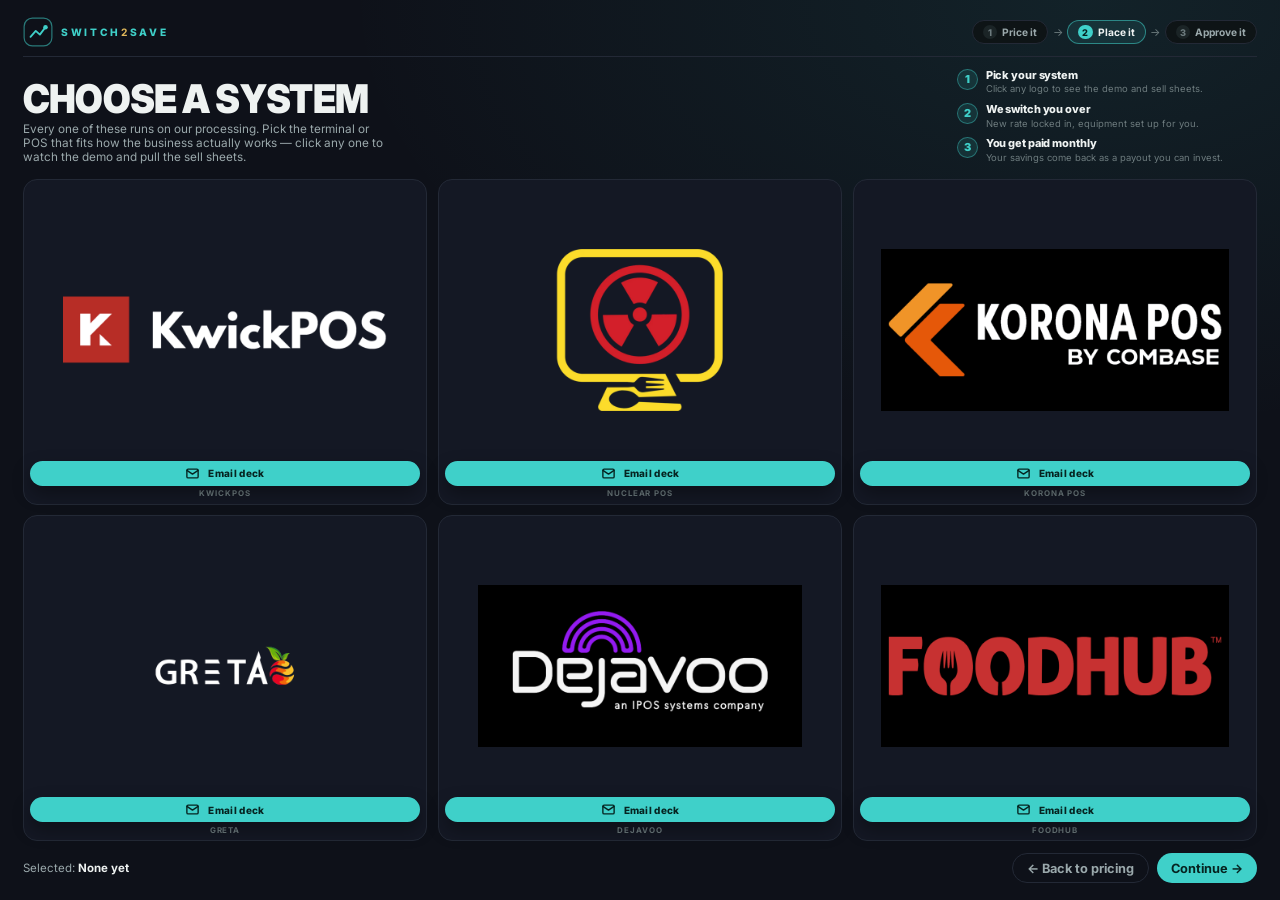
<file: terminals.html>
<!DOCTYPE html>
<html lang="en">
<head>
<meta charset="UTF-8" />
<meta name="viewport" content="width=device-width, initial-scale=1, viewport-fit=cover" />
<title>Choose a System &mdash; Terminals &amp; POS</title>
<link href="https://fonts.googleapis.com/css2?family=Instrument+Serif:ital@0;1&family=Inter:wght@400;600;700;800;900&display=swap" rel="stylesheet">
<style>
:root{--bg:#0e1119;--surface:#141824;--line:#232936;--text:#eef2f1;--muted:#9aa8ab;--faint:#6d7b7e;
--teal:#3fd0c9;--gold:#e0b85a;
--u:clamp(9px,1.05vh,16px);--f:clamp(11px,1.42vh,18px)}
*{box-sizing:border-box}
html,body{height:100%}
body{margin:0;overflow:hidden;font-family:Inter,system-ui,sans-serif;font-size:var(--f);color:var(--text);
background:radial-gradient(1200px 700px at 85% 0%,rgba(63,208,201,.09),transparent 62%),var(--bg);
display:flex;flex-direction:column;padding:calc(var(--u)*1.8) calc(var(--u)*2.4)}

.head{flex:0 0 auto;display:flex;align-items:flex-end;justify-content:space-between;gap:calc(var(--u)*2)}
h1{margin:0;font-weight:900;font-size:calc(var(--f)*3.1);line-height:.92;letter-spacing:-.02em;
text-transform:uppercase;font-stretch:condensed;transform:scaleX(.93);transform-origin:left}
.sub{margin:calc(var(--u)*.5) 0 0;color:var(--muted);font-size:calc(var(--f)*.92);max-width:52ch}
.count{flex:0 0 auto;text-align:right;color:var(--faint);font-size:calc(var(--f)*.72);
letter-spacing:.14em;text-transform:uppercase;font-weight:700}
.count b{display:block;font-size:calc(var(--f)*1.9);color:var(--teal);font-weight:800;letter-spacing:-.02em;line-height:1}

.steps{flex:0 0 auto;display:flex;flex-direction:column;gap:calc(var(--u)*.7);min-width:min(300px,34vw)}
.st{display:flex;align-items:flex-start;gap:calc(var(--u)*.8)}
.st .n{flex:0 0 auto;width:calc(var(--u)*2.2);height:calc(var(--u)*2.2);border-radius:50%;
  display:flex;align-items:center;justify-content:center;font-weight:900;line-height:1;
  font-size:calc(var(--f)*.86);background:rgba(63,208,201,.12);color:var(--teal);
  border:1px solid rgba(63,208,201,.42)}
.st b{display:block;font-size:calc(var(--f)*.86);font-weight:800;letter-spacing:-.01em;color:var(--text);line-height:1.25}
.st span.t{display:block;font-size:calc(var(--f)*.74);color:var(--faint);line-height:1.35;margin-top:1px}
@media (max-width:900px){.steps{display:none}}

.grid{flex:1 1 auto;min-height:0;margin-top:calc(var(--u)*1.5);
display:grid;grid-template-columns:repeat(3,1fr);grid-auto-rows:1fr;gap:calc(var(--u)*1.1)}
.sys{position:relative;display:flex;align-items:center;justify-content:center;min-height:0;
background:var(--surface);border:1px solid var(--line);border-radius:14px;cursor:pointer;padding:calc(var(--u)*1.1);
transition:border-color .18s ease, transform .18s ease, background .18s ease}
.sys img{max-width:92%;max-height:78%;object-fit:contain;filter:saturate(.92);transition:filter .18s ease, transform .18s ease}
.sys .wm{display:none}
.sys.nologo .wm{display:block;font-size:clamp(15px,1.9vh,24px);font-weight:800;letter-spacing:.04em;text-transform:uppercase;text-align:center;padding:0 10px;line-height:1.15;background:linear-gradient(90deg,#3fd0c9,#57d977);-webkit-background-clip:text;background-clip:text;color:transparent}
.sys.nologo .nm{display:none}
.sys:hover{border-color:var(--teal);transform:translateY(-3px);background:#171c29}
.sys:hover img{filter:saturate(1.1);transform:scale(1.04)}
.sys.on{border-color:var(--teal);background:#16202a;box-shadow:0 0 0 1px var(--teal) inset}
.sys .tick{position:absolute;top:calc(var(--u)*.6);right:calc(var(--u)*.7);width:18px;height:18px;border-radius:50%;
background:var(--teal);color:#08201f;font-size:11px;font-weight:900;display:none;align-items:center;justify-content:center}
.sys.on .tick{display:flex}
.sys .nm{position:absolute;bottom:calc(var(--u)*.55);left:0;right:0;text-align:center;
font-size:calc(var(--f)*.62);letter-spacing:.12em;text-transform:uppercase;color:var(--faint);font-weight:700}

.sys{padding-bottom:calc(var(--u)*3.6)}
.sys .em{position:absolute;left:calc(var(--u)*.7);right:calc(var(--u)*.7);bottom:calc(var(--u)*1.85);z-index:3;
  display:flex;align-items:center;justify-content:center;gap:8px;width:auto;
  border:none;background:var(--teal);color:#062421;border-radius:999px;
  padding:calc(var(--u)*.55) calc(var(--u)*1);
  font-size:calc(var(--f)*.78);font-weight:800;letter-spacing:.03em;
  cursor:pointer;box-shadow:0 8px 18px rgba(0,0,0,.35);
  transition:filter .15s ease, transform .15s ease}
.sys .em:hover{filter:brightness(1.08);transform:translateY(-1px)}
.sys .em svg{width:15px;height:15px;flex:0 0 auto}
.sys img{max-height:58%}
.m-alt .emdeck{margin-left:auto;border:none;background:var(--teal);color:#062421;
  border-radius:999px;padding:calc(var(--u)*.45) calc(var(--u)*1.1);font-size:calc(var(--f)*.78);font-weight:800;cursor:pointer}
.m-alt .emdeck:hover{filter:brightness(1.07)}
.m-alt{align-items:center}

.foot{flex:0 0 auto;margin-top:calc(var(--u)*1.3);display:flex;align-items:center;justify-content:space-between;gap:calc(var(--u)*1.4)}
.pick{color:var(--muted);font-size:calc(var(--f)*.9)}
.pick b{color:var(--text)}
.btns{display:flex;gap:calc(var(--u)*.8)}
button{font:inherit;font-weight:700;border-radius:999px;padding:calc(var(--u)*.68) calc(var(--u)*1.5);cursor:pointer}
.back{border:1px solid var(--line);background:transparent;color:var(--muted)}
.back:hover{border-color:var(--teal);color:var(--teal)}
.go{border:none;background:var(--teal);color:#062421}
.go:hover{filter:brightness(1.07)}

/* ---------- modal ---------- */
.mask{position:fixed;inset:0;background:rgba(6,9,12,.82);backdrop-filter:blur(3px);
  display:none;align-items:center;justify-content:center;padding:calc(var(--u)*2);z-index:40}
.mask.on{display:flex}
.modal{width:min(1040px,92vw);max-height:88vh;background:var(--surface);border:1px solid var(--line);
  border-radius:16px;overflow:hidden;display:flex;flex-direction:column}
.m-head{display:flex;align-items:center;justify-content:space-between;gap:calc(var(--u)*1.2);
  padding:calc(var(--u)*1) calc(var(--u)*1.4);border-bottom:1px solid var(--line)}
.m-head h2{margin:0;font-size:calc(var(--f)*1.15);font-weight:800;letter-spacing:-.01em}
.m-head .x{border:1px solid var(--line);background:transparent;color:var(--muted);border-radius:999px;
  width:32px;height:32px;padding:0;font-size:16px;line-height:1;cursor:pointer}
.m-head .x:hover{border-color:var(--teal);color:var(--teal)}
.m-body{flex:1 1 auto;min-height:0;background:#000;display:flex;align-items:flex-start;justify-content:center}
.m-body>video,.m-body>iframe,.m-body>.m-empty{margin:auto}
.m-body{min-height:min(62vh,560px)}
.m-body iframe{width:100%;height:100%;min-height:min(62vh,560px);aspect-ratio:auto;border:0;display:block}
.m-body video{display:block}
.m-body{overflow:auto;background:#0a0d13}
.doc{width:100%;display:flex;flex-direction:column;align-items:center;gap:calc(var(--u)*1);padding:calc(var(--u)*1)}
.doc img{width:100%;max-width:940px;height:auto;display:block;border-radius:8px;box-shadow:0 8px 26px rgba(0,0,0,.5)}
.m-empty{background:var(--surface);padding:calc(var(--u)*3) calc(var(--u)*2);text-align:center;color:var(--muted);
  display:flex;flex-direction:column;align-items:center;gap:calc(var(--u)*1.2);width:100%}
.m-empty b{color:var(--text);font-size:calc(var(--f)*1.05)}
.m-empty a{display:inline-block;text-decoration:none;background:var(--teal);color:#062421;font-weight:700;
  border-radius:999px;padding:calc(var(--u)*.68) calc(var(--u)*1.5)}
.m-alt{padding:calc(var(--u)*.9) calc(var(--u)*1.4);display:flex;gap:calc(var(--u)*.7);flex-wrap:wrap;
  border-top:1px solid var(--line);background:var(--surface)}
.m-alt a{font-size:calc(var(--f)*.78);text-decoration:none;color:var(--muted);border:1px solid var(--line);
  border-radius:999px;padding:calc(var(--u)*.4) calc(var(--u)*1)}
.m-alt a:hover{border-color:var(--teal);color:var(--teal)}
.m-alt .fbtn{font:inherit;font-size:calc(var(--f)*.78);font-weight:600;color:var(--text);background:transparent;
  border:1px solid var(--line);border-radius:999px;padding:calc(var(--u)*.4) calc(var(--u)*1);cursor:pointer}
.m-alt .fbtn:hover{border-color:var(--teal);color:var(--teal)}
.m-alt .fbtn.on{background:var(--teal);border-color:var(--teal);color:#062421}

@media (max-width:900px){.grid{grid-template-columns:repeat(2,1fr)}h1{font-size:calc(var(--f)*2.4)}}


/* ---- in-app email compose ---- */
.emask{position:fixed;inset:0;background:rgba(6,9,12,.82);backdrop-filter:blur(3px);
  display:none;align-items:center;justify-content:center;padding:calc(var(--u)*2);z-index:50}
.emask.on{display:flex}
.ebox{width:min(440px,94vw);background:var(--surface);border:1px solid var(--line);border-radius:16px;
  padding:calc(var(--u)*1.4);display:flex;flex-direction:column;gap:calc(var(--u)*.9);
  box-shadow:0 22px 50px rgba(0,0,0,.55)}
.ebox h3{margin:0;font-size:calc(var(--f)*1.15);font-weight:800}
.ebox .sube{margin:0;color:var(--faint);font-size:calc(var(--f)*.82);line-height:1.35}
.ebox label{display:block;font-size:calc(var(--f)*.72);letter-spacing:.08em;text-transform:uppercase;color:var(--muted);font-weight:700;margin-bottom:6px}
.ebox input,.ebox textarea{width:100%;border:1px solid var(--line);background:#0e1416;color:var(--text);
  border-radius:10px;padding:calc(var(--u)*.7) calc(var(--u)*.85);font:inherit;outline:none}
.ebox input:focus,.ebox textarea:focus{border-color:var(--teal);box-shadow:0 0 0 3px rgba(63,208,201,.16)}
.ebox textarea{min-height:88px;resize:vertical}
.erow{display:flex;gap:calc(var(--u)*.7);justify-content:flex-end;margin-top:calc(var(--u)*.3)}
.erow button{font:inherit;font-weight:800;border-radius:999px;padding:calc(var(--u)*.6) calc(var(--u)*1.3);cursor:pointer}
.ecancel{border:1px solid var(--line);background:transparent;color:var(--muted)}
.ecancel:hover{border-color:var(--teal);color:var(--teal)}
.esend{border:none;background:var(--teal);color:#062421}
.esend:hover{filter:brightness(1.07)}
.esend:disabled{opacity:.55;cursor:wait;filter:none}
.estatus{min-height:1.2em;font-size:calc(var(--f)*.8);font-weight:600}
.estatus.ok{color:var(--teal)}
.estatus.err{color:#ff8a7a}
/* ---- global nav ---- */
.nav{flex:0 0 auto;display:flex;align-items:center;justify-content:space-between;gap:calc(var(--u)*1.5);
  margin-bottom:calc(var(--u)*1.2);padding-bottom:calc(var(--u)*1);border-bottom:1px solid var(--line)}
.nav .bd{display:flex;align-items:center;gap:calc(var(--u)*.9);text-decoration:none;color:inherit}
.nav .bd svg{color:var(--teal);flex:0 0 auto}
.nav .wm{font-size:calc(var(--f)*.8);letter-spacing:.26em;text-transform:uppercase;font-weight:800;color:var(--teal)}
.nav .wm b{color:var(--gold)}
.navsteps{flex:0 0 auto;display:flex;align-items:center;gap:calc(var(--u)*.5)}
.step{text-decoration:none;cursor:pointer;display:flex;align-items:center;gap:calc(var(--u)*.55);
  background:#0e1416;border:1px solid var(--line);border-radius:999px;
  padding:calc(var(--u)*.45) calc(var(--u)*1.05);white-space:nowrap;transition:border-color .16s ease,background .16s ease}
.step .n{width:1.55em;height:1.55em;flex:0 0 auto;display:grid;place-items:center;border-radius:50%;
  background:#1b2426;color:var(--faint);font-size:calc(var(--f)*.72);font-weight:800}
.step .t{font-size:calc(var(--f)*.8);font-weight:700;color:var(--muted)}
.step:hover{border-color:var(--teal)}
.step:hover .t{color:var(--text)}
.step.on{border-color:rgba(63,208,201,.55);background:rgba(63,208,201,.10)}
.step.on .n{background:var(--teal);color:#04211f}
.step.on .t{color:var(--text)}
.step-arrow{color:var(--faint);font-size:calc(var(--f)*.85)}

</style>
</head>
<body>

<nav class="nav">
  <a class="bd" href="https://switchtwosave.com" target="_blank" rel="noopener">
    <svg width="30" height="30" viewBox="0 0 40 40" fill="none" aria-label="Switch2Save">
      <rect x="1.5" y="1.5" width="37" height="37" rx="11" stroke="currentColor" stroke-width="1.6" opacity=".55"/>
      <path d="M10 26.5 17 18.5 22.5 23.5 30 13.5" stroke="currentColor" stroke-width="2.4" stroke-linecap="round" stroke-linejoin="round"/>
      <circle cx="30" cy="13.5" r="3" fill="currentColor"/>
    </svg>
    <span class="wm">Switch<b>2</b>Save</span>
  </a>
  <div class="navsteps">
    <a class="step" id="nav1" href="index.html"><span class="n">1</span><span class="t">Price it</span></a>
    <span class="step-arrow">&rarr;</span>
    <a class="step on" id="nav2" href="terminals.html"><span class="n">2</span><span class="t">Place it</span></a>
    <span class="step-arrow">&rarr;</span>
    <a class="step" id="nav3" href="build.html"><span class="n">3</span><span class="t">Approve it</span></a>
  </div>
</nav>

<header class="head">
  <div>
    <h1>Choose a system</h1>
    <p class="sub">Every one of these runs on our processing. Pick the terminal or POS that fits how the business actually works &mdash; click any one to watch the demo and pull the sell sheets.</p>
  </div>
  <div class="steps">
    <div class="st"><span class="n">1</span><div><b>Pick your system</b><span class="t">Click any logo to see the demo and sell sheets.</span></div></div>
    <div class="st"><span class="n">2</span><div><b>We switch you over</b><span class="t">New rate locked in, equipment set up for you.</span></div></div>
    <div class="st"><span class="n">3</span><div><b>You get paid monthly</b><span class="t">Your savings come back as a payout you can invest.</span></div></div>
  </div>
</header>

<div class="grid" id="grid"></div>

<div class="foot">
  <div class="pick">Selected: <b id="sel">None yet</b></div>
  <div class="btns">
    <button class="back" id="backBtn">&larr; Back to pricing</button>
    <button class="go" id="goBtn">Continue &rarr;</button>
  </div>
</div>


<div class="mask" id="mask">
  <div class="modal">
    <div class="m-head"><h2 id="mTitle">System</h2><button class="x" id="mClose">&times;</button></div>
    <div class="m-body" id="mBody"></div>
    <div class="m-alt" id="mAlt"></div>
  </div>
</div>


<div class="emask" id="emask" aria-hidden="true">
  <form class="ebox" id="eform">
    <h3 id="eTitle">Email deck</h3>
    <p class="sube" id="eSub">Sends from inside the app — Gmail won’t open.</p>
    <div>
      <label for="eTo">Send to</label>
      <input id="eTo" name="to" type="email" required placeholder="merchant@business.com" autocomplete="email" />
    </div>
    <div>
      <label for="eNote">Note (optional)</label>
      <textarea id="eNote" name="note" placeholder="Quick intro for the merchant…"></textarea>
    </div>
    <div class="estatus" id="eStatus" aria-live="polite"></div>
    <div class="erow">
      <button type="button" class="ecancel" id="eCancel">Cancel</button>
      <button type="submit" class="esend" id="eSend">Send deck</button>
    </div>
  </form>
</div>

<script>
const SYS = [
  ['kwickpos','KwickPOS','kwikpos',null,[],[
    ['Overview',["files/kwickpos/jpg/overview-01.jpg"],'doc'],
    ['The System',["files/kwickpos/jpg/the-system-01.jpg"],'doc'],
    ['Analytics',["files/kwickpos/jpg/analytics-01.jpg"],'doc'],
    ['Online Ordering',["files/kwickpos/jpg/online-ordering-01.jpg"],'doc'],
    ['Mobile POS',["files/kwickpos/jpg/mobile-pos-01.jpg"],'doc'],
    ['Contactless',["files/kwickpos/jpg/contactless-01.jpg"],'doc'],
    ['Marketing Tools',["files/kwickpos/jpg/marketing-tools-01.jpg"],'doc'],
    ['Company Intro',["files/kwickpos/jpg/company-intro-01.jpg", "files/kwickpos/jpg/company-intro-02.jpg", "files/kwickpos/jpg/company-intro-03.jpg", "files/kwickpos/jpg/company-intro-04.jpg", "files/kwickpos/jpg/company-intro-05.jpg", "files/kwickpos/jpg/company-intro-06.jpg", "files/kwickpos/jpg/company-intro-07.jpg", "files/kwickpos/jpg/company-intro-08.jpg", "files/kwickpos/jpg/company-intro-09.jpg", "files/kwickpos/jpg/company-intro-10.jpg", "files/kwickpos/jpg/company-intro-11.jpg", "files/kwickpos/jpg/company-intro-12.jpg", "files/kwickpos/jpg/company-intro-13.jpg", "files/kwickpos/jpg/company-intro-14.jpg", "files/kwickpos/jpg/company-intro-15.jpg", "files/kwickpos/jpg/company-intro-16.jpg", "files/kwickpos/jpg/company-intro-17.jpg", "files/kwickpos/jpg/company-intro-18.jpg"],'doc']
  ]],
  ['nuclearpos','Nuclear POS','nuclear',null,[],[
    ['Flyer',['files/nuclearpos/jpg/flyer-01.jpg','files/nuclearpos/jpg/flyer-02.jpg'],'doc']
  ]],
  ['koronapos','Korona POS','korona',null,[],[]],
  ['greta','Greta','greta',null,[],[]],
  ['dejavoo','Dejavoo','dejavoo',null,[],[]],
  ['foodhub','Foodhub','foodhub',null,[],[
    ['Full Brochure',["files/foodhub/jpg/brochure-01.jpg", "files/foodhub/jpg/brochure-02.jpg", "files/foodhub/jpg/brochure-03.jpg", "files/foodhub/jpg/brochure-04.jpg", "files/foodhub/jpg/brochure-05.jpg"],'doc'],
    ['B2B Sales Guide',["files/foodhub/jpg/b2b-01.jpg", "files/foodhub/jpg/b2b-02.jpg", "files/foodhub/jpg/b2b-03.jpg", "files/foodhub/jpg/b2b-04.jpg", "files/foodhub/jpg/b2b-05.jpg", "files/foodhub/jpg/b2b-06.jpg", "files/foodhub/jpg/b2b-07.jpg", "files/foodhub/jpg/b2b-08.jpg", "files/foodhub/jpg/b2b-09.jpg", "files/foodhub/jpg/b2b-10.jpg", "files/foodhub/jpg/b2b-11.jpg", "files/foodhub/jpg/b2b-12.jpg"],'doc']
  ]]
];
const BASE = 'https://www.mypayprotec.com/pos/';
const $ = id => document.getElementById(id);
const grid = $('grid');

function playerFor(item){
  const [label,src,type] = item;
  if(type==='video') return '<video src="'+src+'" controls autoplay playsinline style="width:100%;height:100%;object-fit:contain;background:#000"></video>';
  if(type==='doc'){
    const pages = src.map((u,i)=>'<img src="'+u+'" alt="'+label+' page '+(i+1)+'" loading="'+(i<2?'eager':'lazy')+'">').join('');
    return '<div class="doc">'+pages+'</div>';
  }
  return '<iframe src="'+src+'#view=FitH" title="'+label+'"></iframe>';
}
function openSys(rec){
  const [slug,name,path,video,alts,files] = rec;
  $('mTitle').textContent = name;
  const body = $('mBody');
  const list = files || [];
  if(list.length){
    body.innerHTML = playerFor(list[0]);
  } else if(video){
    body.innerHTML = '<iframe src="'+video+'?rel=0&autoplay=1" title="'+name+' video" allow="accelerometer; autoplay; encrypted-media; picture-in-picture" allowfullscreen></iframe>';
  } else {
    body.innerHTML = '<div class="m-empty">'
      + '<a href="'+BASE+path+'" target="_blank" rel="noopener">Open '+name+' resources &rarr;</a></div>';
  }
  const alt = $('mAlt');
  let links = '';
  list.forEach((item,i)=>{
    links += '<button class="fbtn'+(i===0?' on':'')+'" data-i="'+i+'">'+(item[2]==='video'?'&#9654; ':'')+item[0]+'</button>';
  });
  (alts||[]).forEach(([t,u])=>{ links += '<a href="'+u+'" target="_blank" rel="noopener">'+t+'</a>'; });
  links += '<button type="button" class="emdeck" id="mEmail">Email deck</button>';
  alt.innerHTML = links;
  const mEmail = $('mEmail');
  if(mEmail) mEmail.addEventListener('click', e => emailDeck(rec, e));
  alt.querySelectorAll('.fbtn').forEach(b=>{
    b.addEventListener('click', ()=>{
      alt.querySelectorAll('.fbtn').forEach(x=>x.classList.remove('on'));
      b.classList.add('on');
      body.innerHTML = playerFor(list[+b.dataset.i]);
      body.scrollTop = 0;
    });
  });
  body.scrollTop = 0;
  $('mask').classList.add('on');
}
function closeSys(){ $('mask').classList.remove('on'); $('mBody').innerHTML=''; }
$('mClose').addEventListener('click', closeSys);
$('mask').addEventListener('click', e=>{ if(e.target === $('mask')) closeSys(); });
document.addEventListener('keydown', e=>{ if(e.key==='Escape') closeSys(); });

function absUrl(u){
  if(!u) return '';
  if(/^https?:\/\//i.test(u)) return u;
  try { return new URL(u, location.href).href; } catch(e){ return u; }
}
function deckEmail(rec){
  const [slug,name,path,video,alts,files] = rec;
  const subject = name + ' — sell sheets & deck';
  let body = 'Hi,\n\nHere is the full ' + name + ' deck:\n\n';
  body += 'Resource hub: ' + BASE + path + '\n';
  body += 'Live chooser: ' + absUrl('terminals.html') + '\n\n';
  const list = files || [];
  if(list.length){
    body += 'Sell sheets\n';
    list.forEach(([label, srcs])=>{
      body += '\n' + label + '\n';
      (srcs||[]).forEach((u,i)=>{
        const n = (srcs.length>1) ? ('  Page ' + (i+1) + ': ') : '  ';
        body += n + absUrl(u) + '\n';
      });
    });
    body += '\n';
  } else {
    body += 'Open the resource hub above for demos and sell sheets.\n\n';
  }
  (alts||[]).forEach(([title,u])=>{ body += title + ': ' + u + '\n'; });
  body += '\n— Sent from Switch2Save Place It\n';
  return {subject, body};
}
const EMAIL_API = localStorage.getItem('s2s_email_api') || 'https://switch2save-email.switchtwosave.workers.dev';
let emailRec = null;
function openEmailModal(rec){
  emailRec = rec;
  $('eTitle').textContent = 'Email ' + rec[1] + ' deck';
  $('eSub').textContent = 'Sends from inside the app — nothing else opens.';
  $('eTo').value = '';
  $('eNote').value = '';
  $('eStatus').textContent = '';
  $('eStatus').className = 'estatus';
  $('eSend').disabled = false;
  $('emask').classList.add('on');
  $('emask').setAttribute('aria-hidden','false');
  setTimeout(()=>$('eTo').focus(), 30);
}
function closeEmailModal(){
  $('emask').classList.remove('on');
  $('emask').setAttribute('aria-hidden','true');
  emailRec = null;
}
function deckHtml(rec, note){
  const {subject, body} = deckEmail(rec);
  const lines = body.split('\n');
  let html = '<div style="font-family:Inter,Segoe UI,Arial,sans-serif;color:#122;line-height:1.5;max-width:640px">';
  html += '<p style="font-size:16px;margin:0 0 12px">Hi,</p>';
  if(note && note.trim()){
    html += '<p style="font-size:15px;margin:0 0 16px;white-space:pre-wrap">'+note.trim().replace(/</g,'&lt;')+'</p>';
  }
  html += '<p style="font-size:15px;margin:0 0 16px">Here is the <b>'+rec[1]+'</b> deck:</p><ul style="padding-left:18px">';
  const list = rec[5] || [];
  if(list.length){
    list.forEach(([label, srcs])=>{
      html += '<li style="margin:0 0 10px"><b>'+label+'</b><br/>';
      (srcs||[]).forEach((u,i)=>{
        const href = absUrl(u);
        html += '<a href="'+href+'" style="color:#0b7">'+((srcs.length>1)?('Page '+(i+1)):href)+'</a><br/>';
      });
      html += '</li>';
    });
  } else {
    html += '<li><a href="'+BASE+rec[2]+'" style="color:#0b7">Open '+rec[1]+' resources</a></li>';
  }
  html += '</ul>';
  html += '<p style="margin:18px 0 0;font-size:13px;color:#667">Resource hub: <a href="'+BASE+rec[2]+'">'+BASE+rec[2]+'</a><br/>Chooser: <a href="'+absUrl('terminals.html')+'">'+absUrl('terminals.html')+'</a></p>';
  html += '<p style="margin:22px 0 0;font-size:12px;color:#99a">Sent from Switch2Save Place It</p></div>';
  return {subject, text: (note&&note.trim()?note.trim()+'\n\n':'') + body, html};
}
async function sendDeckInApp(rec, to, note){
  const payload = deckHtml(rec, note);
  const res = await fetch(EMAIL_API.replace(/\/$/,'') + '/send', {
    method:'POST',
    headers:{'Content-Type':'application/json'},
    body: JSON.stringify({
      to: to.trim(),
      systemName: rec[1],
      subject: payload.subject,
      text: payload.text,
      html: payload.html
    })
  });
  let data = null;
  try { data = await res.json(); } catch(e) {}
  if(!res.ok){
    const msg = (data && (data.error || data.message)) || ('Send failed ('+res.status+')');
    throw new Error(msg);
  }
  return data;
}
function emailDeck(rec, ev){
  if(ev){ ev.preventDefault(); ev.stopPropagation(); }
  openEmailModal(rec);
}
$('eCancel').addEventListener('click', closeEmailModal);
$('emask').addEventListener('click', e=>{ if(e.target === $('emask')) closeEmailModal(); });
document.addEventListener('keydown', e=>{ if(e.key==='Escape' && $('emask').classList.contains('on')) closeEmailModal(); });
$('eform').addEventListener('submit', async e=>{
  e.preventDefault();
  if(!emailRec) return;
  const to = $('eTo').value.trim();
  if(!to){ $('eTo').focus(); return; }
  const note = $('eNote').value;
  const btn = $('eSend');
  const st = $('eStatus');
  btn.disabled = true;
  st.className = 'estatus';
  st.textContent = 'Sending…';
  try{
    await sendDeckInApp(emailRec, to, note);
    st.className = 'estatus ok';
    st.textContent = 'Sent to ' + to;
    setTimeout(closeEmailModal, 900);
  }catch(err){
    st.className = 'estatus err';
    st.textContent = err.message || 'Could not send';
    btn.disabled = false;
  }
});
const EM_ICON = '<svg viewBox="0 0 24 24" fill="none" stroke="currentColor" stroke-width="2.2" stroke-linecap="round" stroke-linejoin="round" aria-hidden="true"><rect x="3" y="5" width="18" height="14" rx="2"/><path d="m3 7 9 6 9-6"/></svg>';

SYS.forEach(rec=>{
  const [slug,name] = rec;
  const d = document.createElement('div');
  d.className = 'sys';
  d.dataset.name = name;
  d.innerHTML = '<button type="button" class="em" title="Email this deck">'+EM_ICON+'Email deck</button><span class="tick">&#10003;</span><img src="logos/'+slug+'.png" alt="'+name+'" onerror="this.style.display=\'none\';this.parentNode.classList.add(\'nologo\')"><span class="wm">'+name+'</span><span class="nm">'+name+'</span>';
  d.querySelector('.em').addEventListener('click', e => emailDeck(rec, e));
  d.addEventListener('click', ()=>{
    document.querySelectorAll('.sys').forEach(s=>s.classList.remove('on'));
    d.classList.add('on');
    $('sel').textContent = name;
    openSys(rec);
  });
  grid.appendChild(d);
});
//$('cnt').textContent = SYS.length;
$('backBtn').addEventListener('click', ()=>{ window.location.href = 'index.html'; });
$('goBtn').addEventListener('click', ()=>{
  const on = document.querySelector('.sys.on');
  const qp = new URLSearchParams(location.search);
  const p  = new URLSearchParams();
  if(on){ const rec = SYS.find(r=>r[1]===on.dataset.name); if(rec){ p.set('sys',rec[1]); p.set('slug',rec[0]); } }
  if(qp.get('vol')) p.set('vol', qp.get('vol'));
  window.location.href = 'build.html' + (p.toString()?('?'+p.toString()):'');
});
</script>

<script>
(function(){var v=new URLSearchParams(location.search).get('vol');
 if(v){['nav1','nav2','nav3'].forEach(function(i){var a=document.getElementById(i); if(a) a.href+= (a.href.indexOf('?')>-1?'&':'?')+'vol='+v;});}
})();
</script>
</body>
</html>
</file>
<file: smart-track.css>
:root{color-scheme:dark;--bg:#0b1012;--surface:#121b1e;--surface2:#182326;--line:#293a3e;--text:#edf3f1;--muted:#a6b8bb;--teal:#4ad5ca;--gold:#e1bb6e;--red:#ffadab}*{box-sizing:border-box}body{margin:0;background:radial-gradient(ellipse at 90% 0,rgba(45,143,133,.13),transparent 45%),var(--bg);color:var(--text);font:15px/1.5 Inter,-apple-system,BlinkMacSystemFont,"Segoe UI",sans-serif}button,input,select{font:inherit}button,select,input{color:inherit}button,.file-button{border:1px solid var(--line);border-radius:9px;background:#1a292d;padding:10px 15px;font-weight:650;cursor:pointer;transition:background .15s}button:hover,.file-button:hover{background:#243d42}button:disabled{opacity:.45;cursor:not-allowed}button.primary{background:var(--teal);border-color:var(--teal);color:#062a26}button.primary:hover{background:#8be9e1}.quiet{background:transparent;color:var(--muted)}button.danger{color:var(--red)}button.small-button{font-size:12px;padding:5px 9px}a{color:var(--teal)}button:focus-visible,a:focus-visible,input:focus-visible,select:focus-visible,summary:focus-visible,.file-button:focus-within{outline:3px solid var(--teal);outline-offset:3px}input,select{width:100%;min-width:0;border:1px solid var(--line);border-radius:8px;background:#0c1518;padding:10px 11px;font-weight:500;min-height:44px}input::placeholder{color:#70898d}input[type=checkbox]{width:18px;min-height:18px;accent-color:var(--teal)}label{display:flex;flex-direction:column;gap:6px;font-size:12px;font-weight:650;color:var(--muted)}label.check{flex-direction:row;align-items:center;margin:13px 0;gap:9px}h1,h2,h3,p{margin-top:0}h1{font-family:Georgia,serif;font-size:56px;font-weight:400;line-height:1.08;letter-spacing:-2px;margin-bottom:6px}h1 em{color:var(--teal);font-weight:400}h2{font-size:23px;letter-spacing:-.6px;line-height:1.3;margin-bottom:8px}h3{font-size:15px;margin-bottom:12px}p{margin-bottom:14px}.shell{max-width:1250px;margin:0 auto;padding:25px 32px 20px}.nav{display:flex;gap:7px;flex-wrap:wrap;margin-bottom:32px}.nav a{font-size:12px;text-decoration:none;color:var(--muted);font-weight:650;padding:8px 13px;border-radius:8px;background:#142126}.nav .active{color:#052723;background:var(--teal)}.hero{display:flex;justify-content:space-between;gap:20px;align-items:center;margin-bottom:30px}.eyebrow{color:var(--teal);letter-spacing:2px;font-size:10px;font-weight:800;margin-bottom:12px}.eyebrow span{color:var(--gold)}.subtitle{color:var(--muted);font-size:16px;margin-bottom:0}.local-badge{color:var(--teal);font-size:12px;border:1px solid var(--line);background:#111c1f;border-radius:11px;padding:12px 17px}.local-badge span{display:block;color:var(--muted);font-size:10px;margin-top:3px}.merchant-bar{display:flex;justify-content:space-between;align-items:end;gap:16px;margin-bottom:24px}.merchant-bar>label{width:min(400px,50%)}.inline,.action-row{display:flex;flex-wrap:wrap;gap:9px;align-items:center}.identity{display:flex;align-items:center;justify-content:space-between;border-bottom:1px solid var(--line);padding-bottom:16px;margin-bottom:22px;gap:16px}.identity h2{font-size:18px;margin-bottom:3px}.identity p{color:var(--muted);font-size:12px;margin:0;white-space:pre-line;overflow-wrap:anywhere}.demo-tag{color:var(--gold);border:1px solid #705b33;white-space:nowrap;border-radius:5px;font-size:10px;letter-spacing:1px;padding:5px 8px}.view-controls{display:flex;gap:20px;align-items:end;justify-content:space-between;margin:24px 0 32px}.seg{display:flex;gap:4px;background:#101a1e;border:1px solid var(--line);padding:4px;border-radius:11px}.seg button{border:0;background:none;font-size:12px;color:var(--muted);padding:10px 15px}.seg button.on{background:#29514f;color:#d5fff8}.date-fields{display:grid;grid-template-columns:1fr 1fr 115px;gap:10px}.date-fields input,.date-fields select{font-size:12px}.section-heading{display:flex;justify-content:space-between;align-items:end;gap:15px;margin:0 0 18px}.section-heading h2{margin:0}.section-heading .eyebrow{margin-bottom:6px}.small{font-size:12px;line-height:1.65;color:var(--muted)}.muted{color:var(--muted)}.metrics{display:grid;grid-template-columns:repeat(3,minmax(0,1fr));gap:16px}.metric{background:linear-gradient(145deg,#1b282b,#111a1d);padding:22px 23px 19px;border:1px solid #304247;border-radius:15px;position:relative}.metric.accent{border-color:#3c8c84;background:linear-gradient(145deg,#203c3a,#142624)}.metric-num{font-size:10px;color:#789497;letter-spacing:1px}.metric h3{font-size:13px;color:#c3d5d7;font-weight:600;margin:11px 0 10px}.metric strong{display:block;font-size:clamp(28px,3.4vw,43px);font-weight:650;letter-spacing:-1.5px;line-height:1.2;overflow-wrap:anywhere}.metric.accent strong{color:#96e8c0}.metric p{font-size:11px;color:var(--muted);line-height:1.5;margin:14px 0 0;max-width:36ch}.negative{color:var(--red)!important}.explanation{margin:12px 2px 23px}.notice,.message{padding:13px 16px;background:#172c2f;border:1px solid #34575c;border-radius:9px;margin:15px 0;font-size:12px;line-height:1.6;overflow-wrap:anywhere}.notice.warning,.message.error{border-color:#886843;background:#2d261a;color:#f0d29d}.message.success{background:#16372d;border-color:#38785c;color:#b6f1cf}.message{position:sticky;top:10px;z-index:5;box-shadow:0 5px 30px #0006}.notice ul{margin:0;padding-left:18px}.goal-panel{border:1px solid #344443;background:linear-gradient(110deg,#1c2b2b,#152022);border-radius:15px;padding:25px;display:grid;grid-template-columns:1fr 235px;gap:30px;margin:26px 0}.goal-panel h2{font-size:25px}.goal-panel h2 span{color:var(--gold)}.goal-panel .muted{font-size:12px}.progress{height:5px;background:#324140;border-radius:9px;max-width:530px;overflow:hidden;margin-top:20px}.progress span{display:block;background:var(--gold);height:100%;width:0;transition:width .2s}.goal-side{border-left:1px solid #3a4b49;padding-left:25px;display:flex;flex-direction:column;gap:5px;justify-content:center}.goal-side>span{color:var(--muted);font-size:11px}.goal-side strong{font-size:28px}.goal-side small{font-size:10px;color:var(--gold)}.goal-side button{font-size:12px;margin-top:10px}.panel{background:#121c20;border:1px solid var(--line);border-radius:15px;padding:24px;margin-bottom:25px}.form-grid{display:grid;grid-template-columns:repeat(2,minmax(0,1fr));gap:15px;margin:18px 0}.form-grid.three{grid-template-columns:repeat(3,minmax(0,1fr))}.form-grid.four{grid-template-columns:repeat(4,minmax(0,1fr))}.form-grid .span2{grid-column:span 2}.plan-builder{border-top:1px solid var(--line);border-bottom:1px solid var(--line);padding:21px 0;margin:24px 0}.plan-builder>button{margin-bottom:12px}.detail-stack{display:grid;gap:10px;margin-top:25px}details{background:#111b1e;border:1px solid var(--line);border-radius:11px;overflow:hidden}summary{padding:18px 20px;cursor:pointer;font-size:14px;font-weight:650;list-style:none;position:relative;padding-right:40px}summary::-webkit-details-marker{display:none}summary::after{content:"+";position:absolute;right:19px;top:18px;color:var(--teal)}details[open]>summary::after{content:"−"}summary>span{display:block;font-size:11px;color:var(--muted);font-weight:400;margin-top:3px}.details-body{padding:4px 20px 20px}.nested{background:transparent;margin:14px 0}.nested summary{font-size:13px;padding:15px 17px}.nested summary::after{top:14px}.nested .details-body{padding:3px 17px 18px}.cost-grid{display:grid;grid-template-columns:1fr 1fr 1fr;gap:10px;margin:9px 0;align-items:end}.cost-grid .cost-name{color:#c4d4d5;font-size:12px;padding:11px 0}.cost-grid label{font-size:10px}.cost-grid input{font-size:13px}.allocation-row{display:grid;grid-template-columns:1fr 160px auto;gap:10px;margin:10px 0;align-items:end}.action-row{margin:20px 0 12px}.forecast-summary{display:grid;grid-template-columns:repeat(3,1fr);gap:15px;background:#18282b;border-radius:10px;padding:20px;margin:23px 0 12px}.forecast-summary span{display:block;font-size:10px;color:var(--muted)}.forecast-summary strong{display:block;font-size:23px;font-weight:650;margin-top:6px}.apply-box{display:flex;justify-content:space-between;gap:20px;align-items:center;border-top:1px solid var(--line);margin-top:22px;padding-top:22px}.apply-box p{max-width:62ch;margin:0}.apply-box button{font-size:12px;flex-shrink:0}.table-wrap{max-width:100%;overflow:auto;margin:16px 0;scrollbar-color:#3d6269 transparent}table{border-collapse:collapse;width:100%;font-size:12px;white-space:nowrap;text-align:left}th{color:#9bb5b7;font-size:10px;font-weight:650;border-bottom:1px solid #385157;padding:10px}td{padding:11px 10px;border-bottom:1px solid #23373b;vertical-align:top}th:first-child,td:first-child{padding-left:0}td.number{text-align:right;font-variant-numeric:tabular-nums}td small{color:var(--muted);font-size:10px;display:block}.empty-table{font-size:12px;color:var(--muted);border:1px dashed #33484c;padding:20px;border-radius:8px}.breakdown-grid{display:grid;grid-template-columns:repeat(3,1fr);gap:0 25px}.breakdown-item{display:flex;justify-content:space-between;gap:15px;padding:12px 0;border-bottom:1px solid #27393e;font-size:12px}.breakdown-item span{color:var(--muted);max-width:22ch}.breakdown-item strong{font-size:13px;text-align:right;white-space:nowrap}.item-form{grid-template-columns:1fr 1.5fr 1fr auto;align-items:end;border-top:1px solid var(--line);padding-top:20px}.file-button{display:inline-flex;font-size:13px;color:var(--text);justify-content:center;min-height:43px}.file-button input{position:absolute;width:1px;height:1px;min-height:1px;opacity:0}.empty{text-align:center;max-width:650px;padding:65px 20px 75px;margin:auto}.empty h2{font-family:Georgia,serif;font-size:44px;font-weight:400;line-height:1.15;margin:18px 0}.empty p{color:var(--muted);max-width:50ch;margin:20px auto}.empty button{margin:12px}.empty .small{font-size:11px}footer{display:flex;justify-content:space-between;gap:20px;margin:35px 0 5px;padding-top:18px;border-top:1px solid var(--line);font-size:10px;color:#839c9f}[hidden]{display:none!important}
@media(max-width:1000px){.view-controls{align-items:stretch;flex-direction:column}.date-fields{max-width:560px}.seg{width:max-content;max-width:100%}.form-grid.four{grid-template-columns:repeat(2,minmax(0,1fr))}.breakdown-grid{grid-template-columns:repeat(2,minmax(0,1fr))}.item-form{grid-template-columns:repeat(2,minmax(0,1fr))}.metric{padding:18px}.metric h3{min-height:35px}.apply-box{flex-direction:column;align-items:flex-start}}
@media(max-width:640px){body{font-size:14px}.shell{padding:18px 15px}.nav{gap:5px;margin-bottom:25px}.nav a{font-size:10px;padding:7px 9px}.hero{align-items:flex-start}h1{font-size:43px}.hero .eyebrow{font-size:8px;letter-spacing:1.5px}.subtitle{font-size:12px}.local-badge{padding:8px;font-size:9px;max-width:110px}.local-badge span{font-size:8px}.merchant-bar{align-items:stretch;flex-direction:column}.merchant-bar>label{width:100%}.merchant-bar button{font-size:12px;flex:1}.identity{align-items:flex-start}.identity h2{font-size:17px}.demo-tag{font-size:8px;white-space:normal;max-width:75px;text-align:center}.seg{width:100%}.seg button{font-size:11px;flex:1;padding:9px 6px}.date-fields{grid-template-columns:1fr 1fr}.date-fields>label:last-child{grid-column:span 2}.view-controls{margin-bottom:25px}.section-heading{align-items:flex-start;flex-direction:column;gap:8px}.section-heading h2{font-size:21px}.metrics{grid-template-columns:1fr;gap:10px}.metric{padding:17px 19px;display:grid;grid-template-columns:minmax(0,1fr) auto;gap:0 12px}.metric-num{display:none}.metric h3{min-height:0;font-size:12px;margin:0 0 7px}.metric strong{font-size:29px;grid-row:1 / 3;grid-column:2;align-self:center;max-width:45vw}.metric p{font-size:10px;margin:0;grid-column:1;max-width:30ch}.goal-panel{padding:20px;grid-template-columns:1fr;gap:20px}.goal-panel h2{font-size:23px}.goal-side{border-left:0;border-top:1px solid #3a4b49;padding:18px 0 0}.goal-side button{max-width:260px}.panel{padding:18px 14px}.form-grid.three,.form-grid.four,.form-grid,.item-form{grid-template-columns:1fr 1fr;gap:12px}.form-grid label{font-size:11px}.form-grid input,.form-grid select{font-size:13px}.form-grid .span2{grid-column:span 2}.cost-grid{grid-template-columns:75px 1fr 1fr;gap:7px}.cost-grid input{padding:9px 7px}.cost-grid .cost-name{font-size:11px}.allocation-row{grid-template-columns:1fr 90px}.allocation-row button{grid-column:span 2}.forecast-summary{grid-template-columns:1fr;padding:17px;gap:14px}.forecast-summary>div{display:flex;align-items:center;justify-content:space-between;gap:15px}.forecast-summary strong{font-size:20px;margin:0}.forecast-summary span{max-width:16ch}.breakdown-grid{grid-template-columns:1fr}.details-body{padding:3px 14px 18px}summary{padding:17px 15px;padding-right:35px;font-size:13px}summary>span{font-size:10px}summary::after{right:14px}.nested summary{padding-left:12px}.nested .details-body{padding-left:12px;padding-right:12px}.action-row button{font-size:12px}.empty{padding:35px 8px}.empty h2{font-size:36px}footer{flex-direction:column;gap:7px}.item-form button{grid-column:span 2}.progress{margin-top:15px}}
@media(max-width:370px){.form-grid.three,.form-grid.four,.form-grid,.item-form{grid-template-columns:1fr}.form-grid .span2,.item-form button{grid-column:auto}.metric{grid-template-columns:1fr}.metric strong{grid-column:1;grid-row:auto;max-width:100%;margin:5px 0 8px}.metric p{grid-row:3}.hero{gap:8px}.local-badge{max-width:96px}.cost-grid{grid-template-columns:58px 1fr 1fr}.date-fields input{padding:9px 5px}}
@media print{:root{color-scheme:light;--bg:#fff;--text:#122326;--muted:#435c63;--line:#b5c5c7}body{background:white;color:#122326;font-size:11px}.shell{padding:0;max-width:none}.no-print,.nav,.local-badge,#planSection,.detail-stack,footer{display:none!important}.hero{margin-bottom:18px}h1{font-size:36px}.metrics{gap:8px}.metric,.metric.accent,.goal-panel{background:#fff;border:1px solid #a0bcb8;break-inside:avoid;box-shadow:none}.metric strong,.metric.accent strong{color:#123f36;font-size:27px}.metric h3,.metric p,.goal-side small{color:#34564f}.metrics{display:grid;grid-template-columns:repeat(3,1fr)}.metric{display:block;padding:14px}.goal-panel{display:grid;grid-template-columns:1fr 200px}.goal-panel h2{font-size:21px}.goal-panel h2 span{color:#725a25}.eyebrow{color:#16796c}.notice{background:white;border-color:#ccc}.progress{print-color-adjust:exact}.demo-tag{color:#70531e}#message{display:none!important}}
</file>
